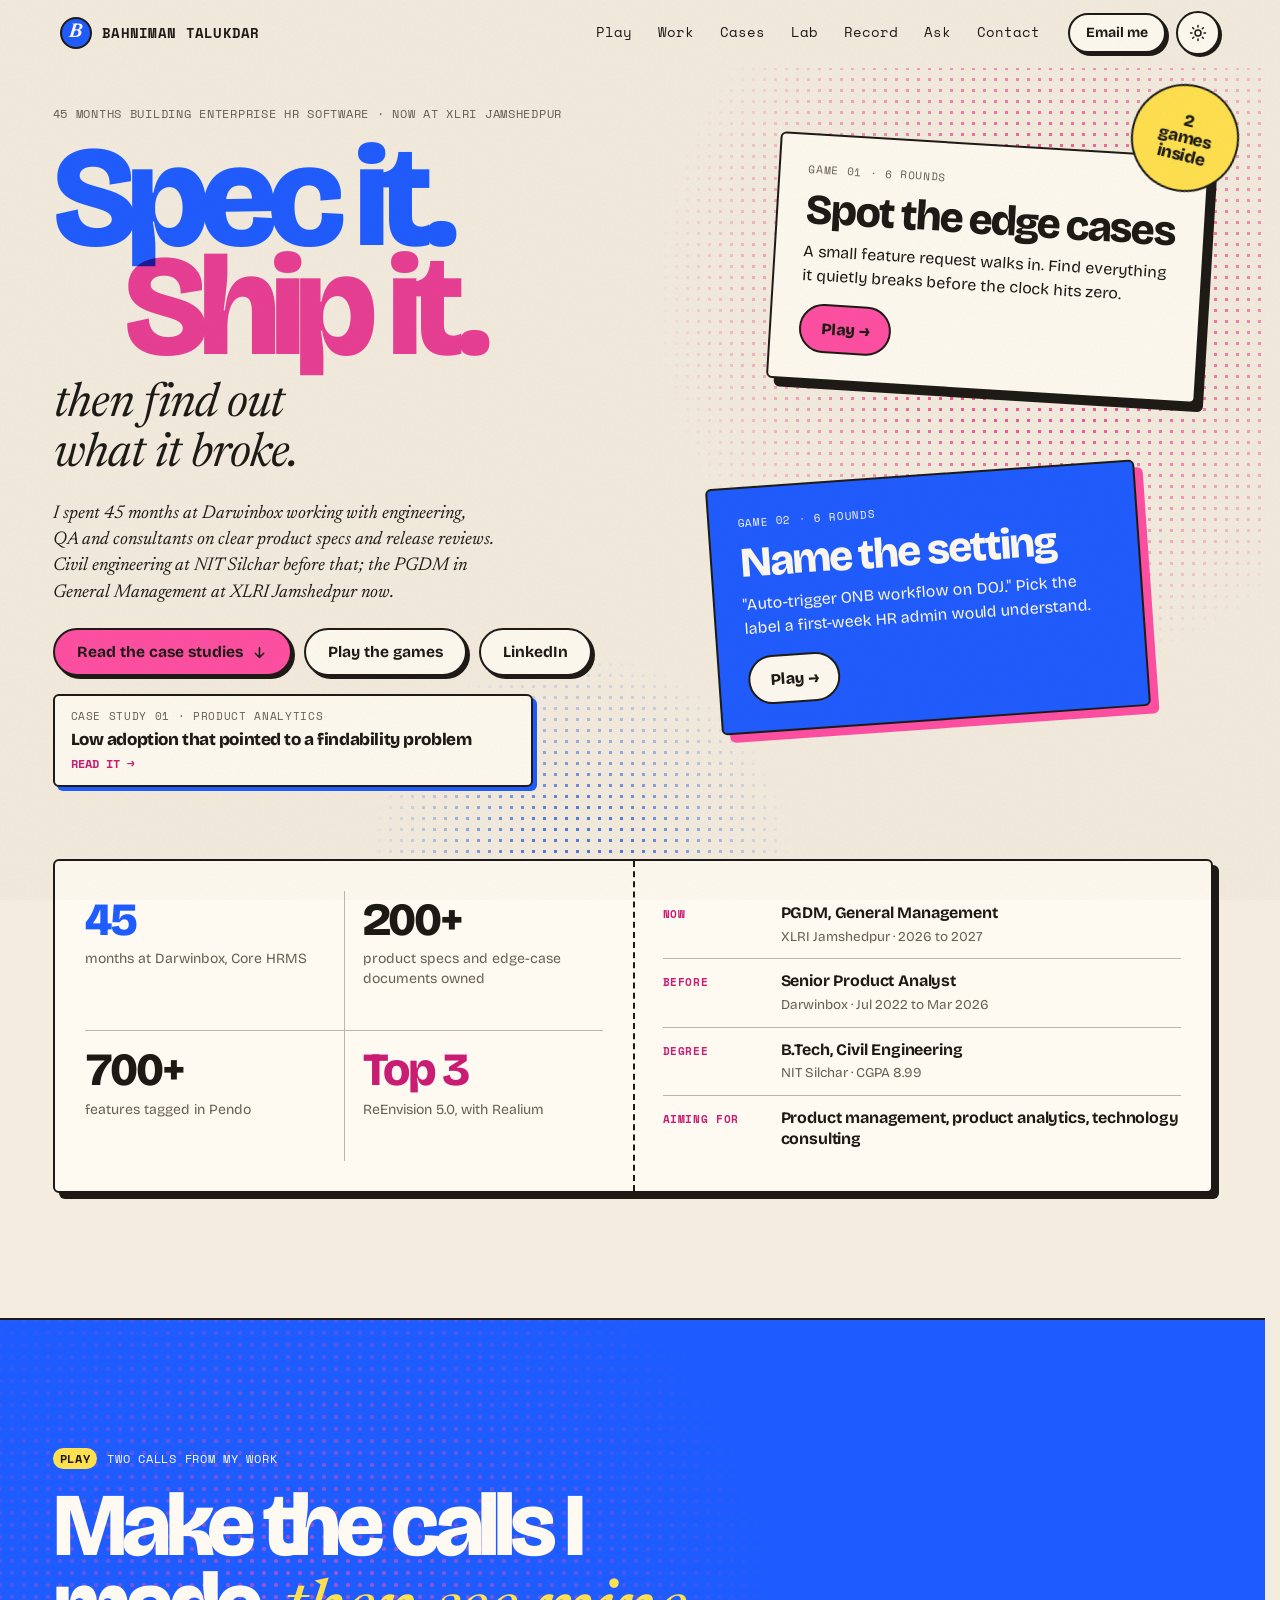
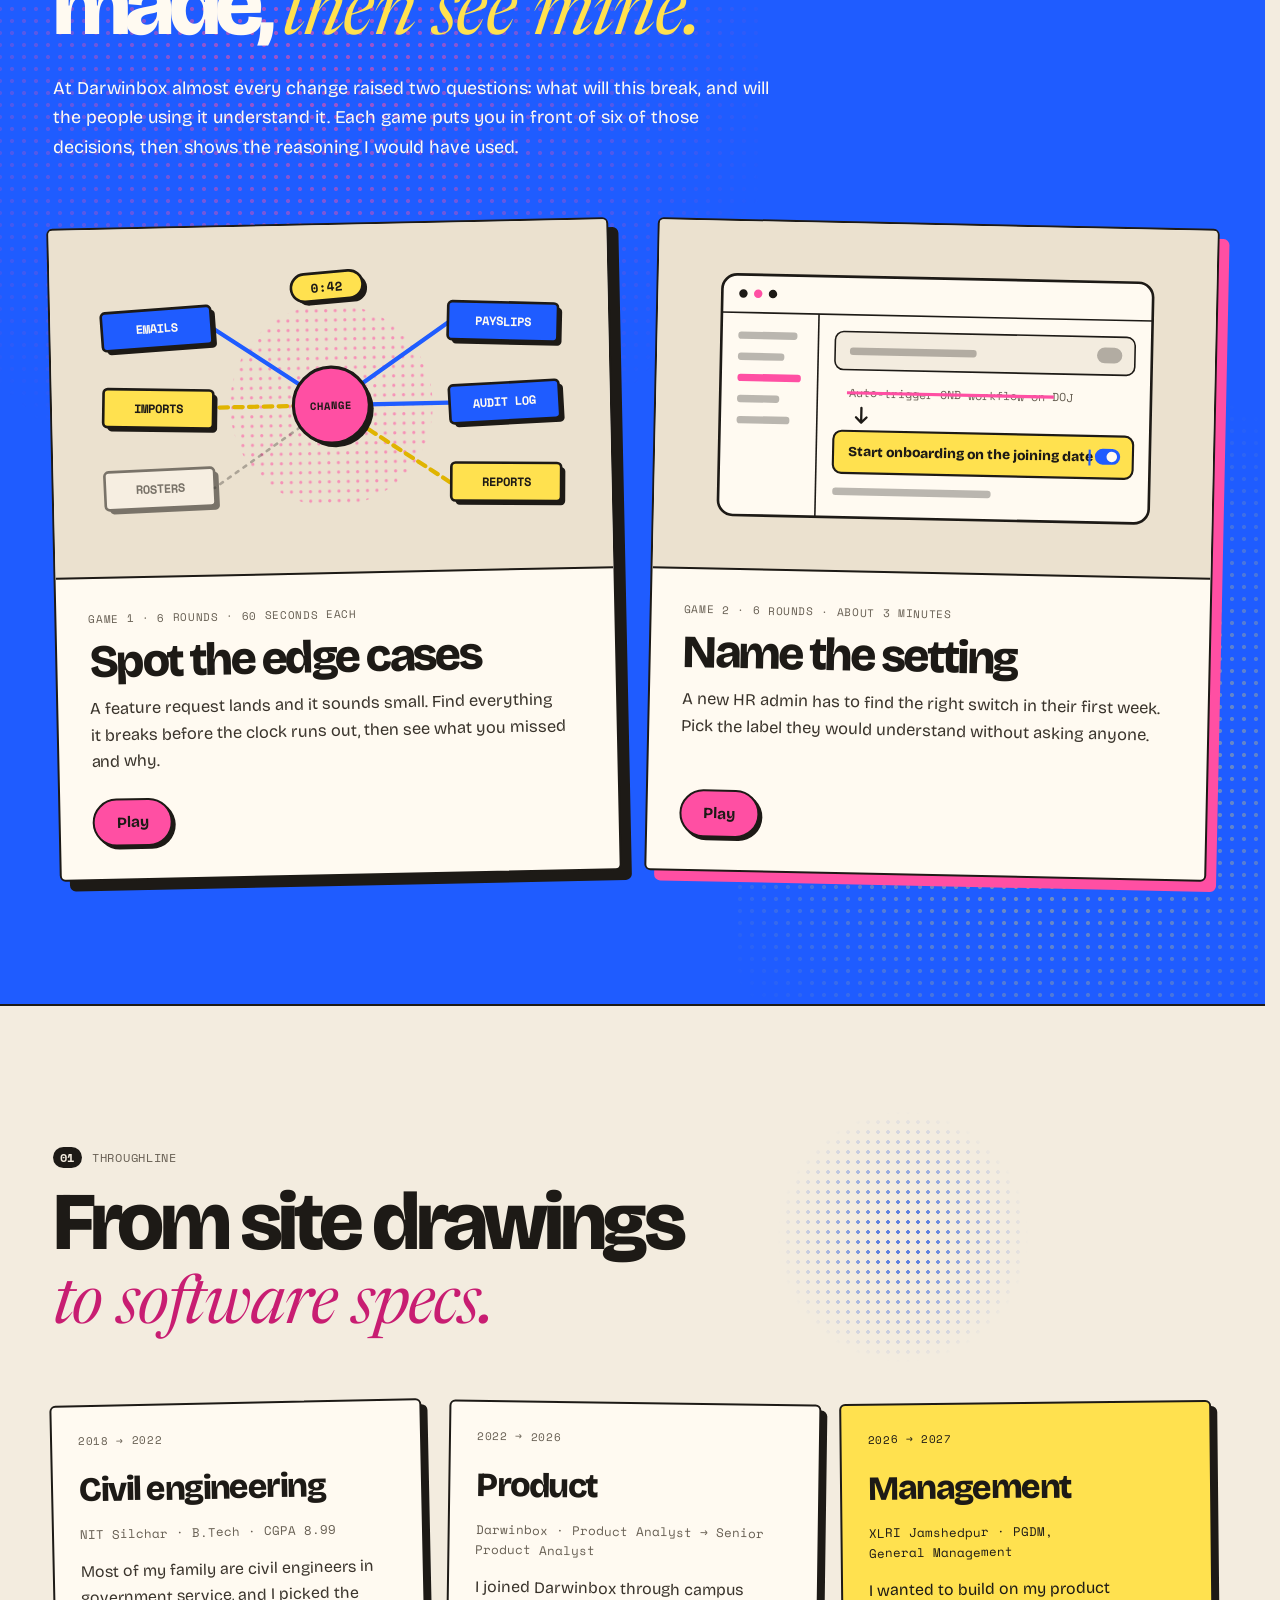
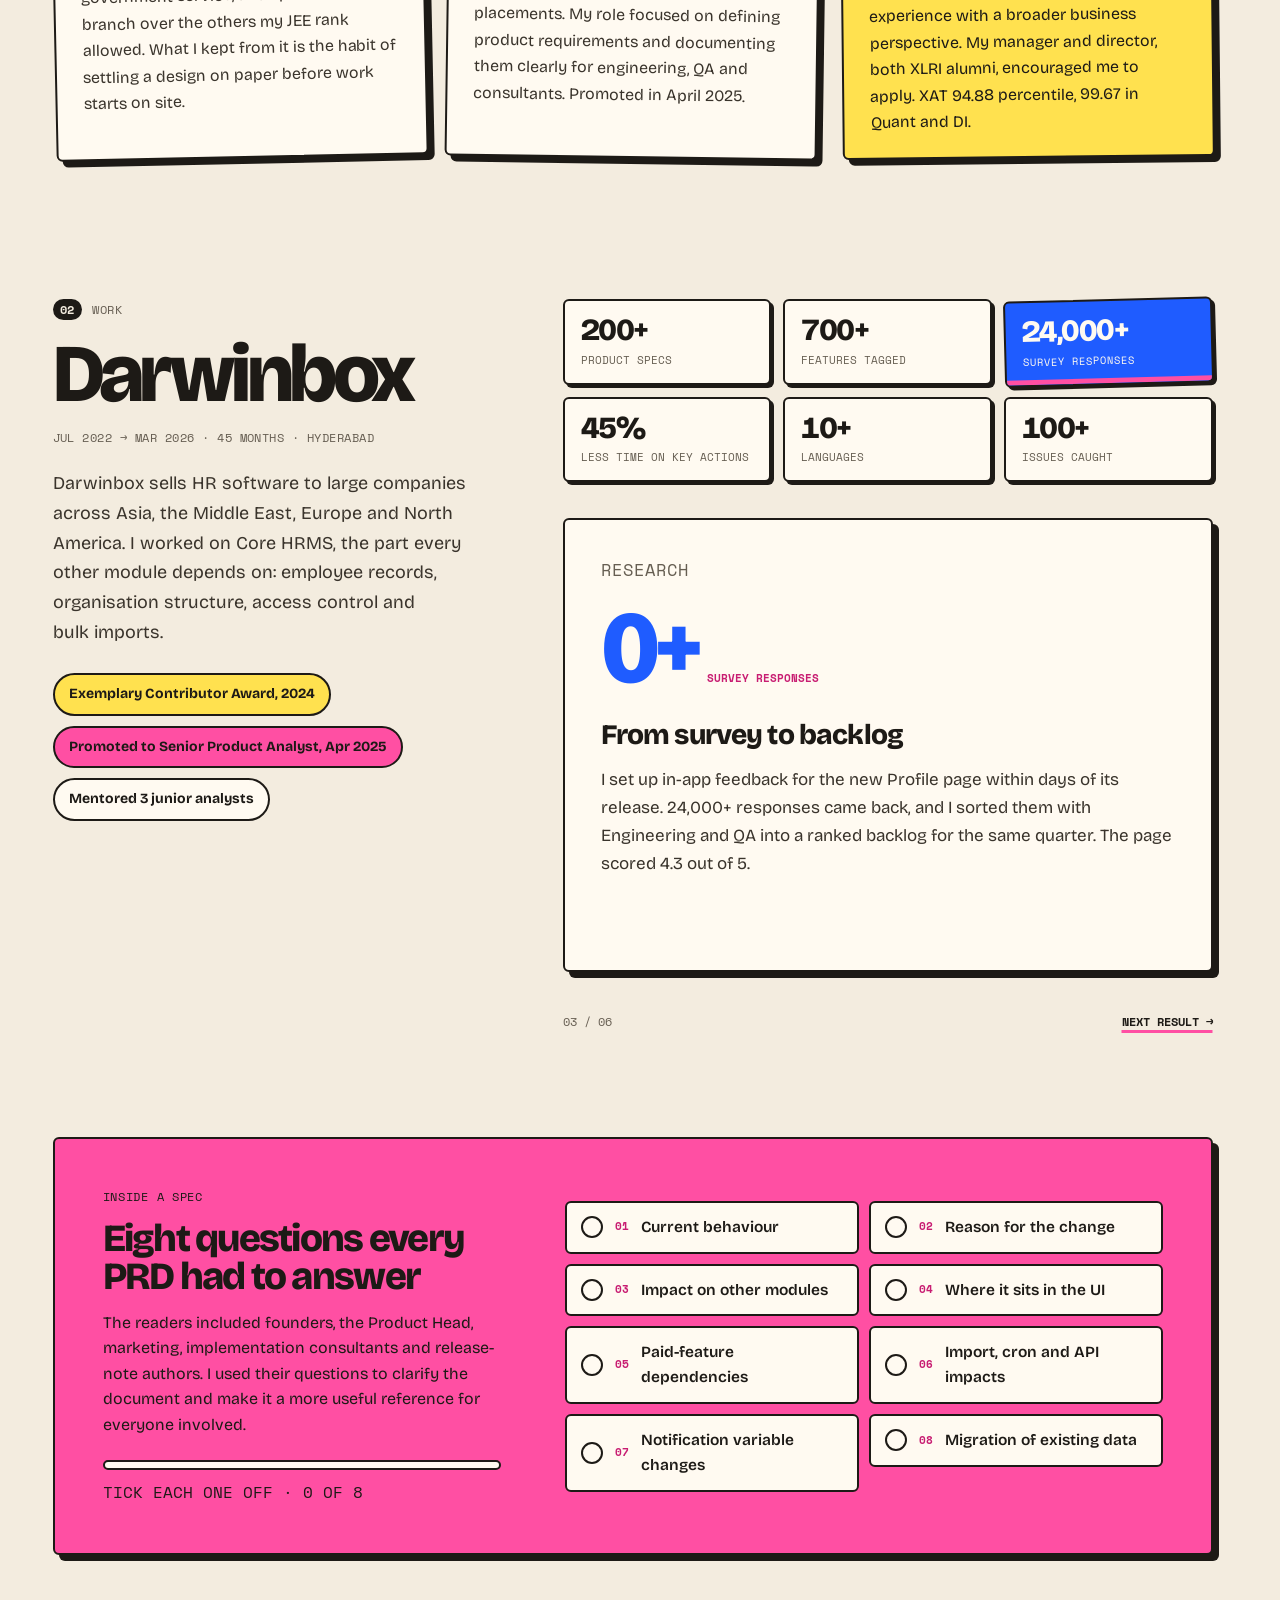
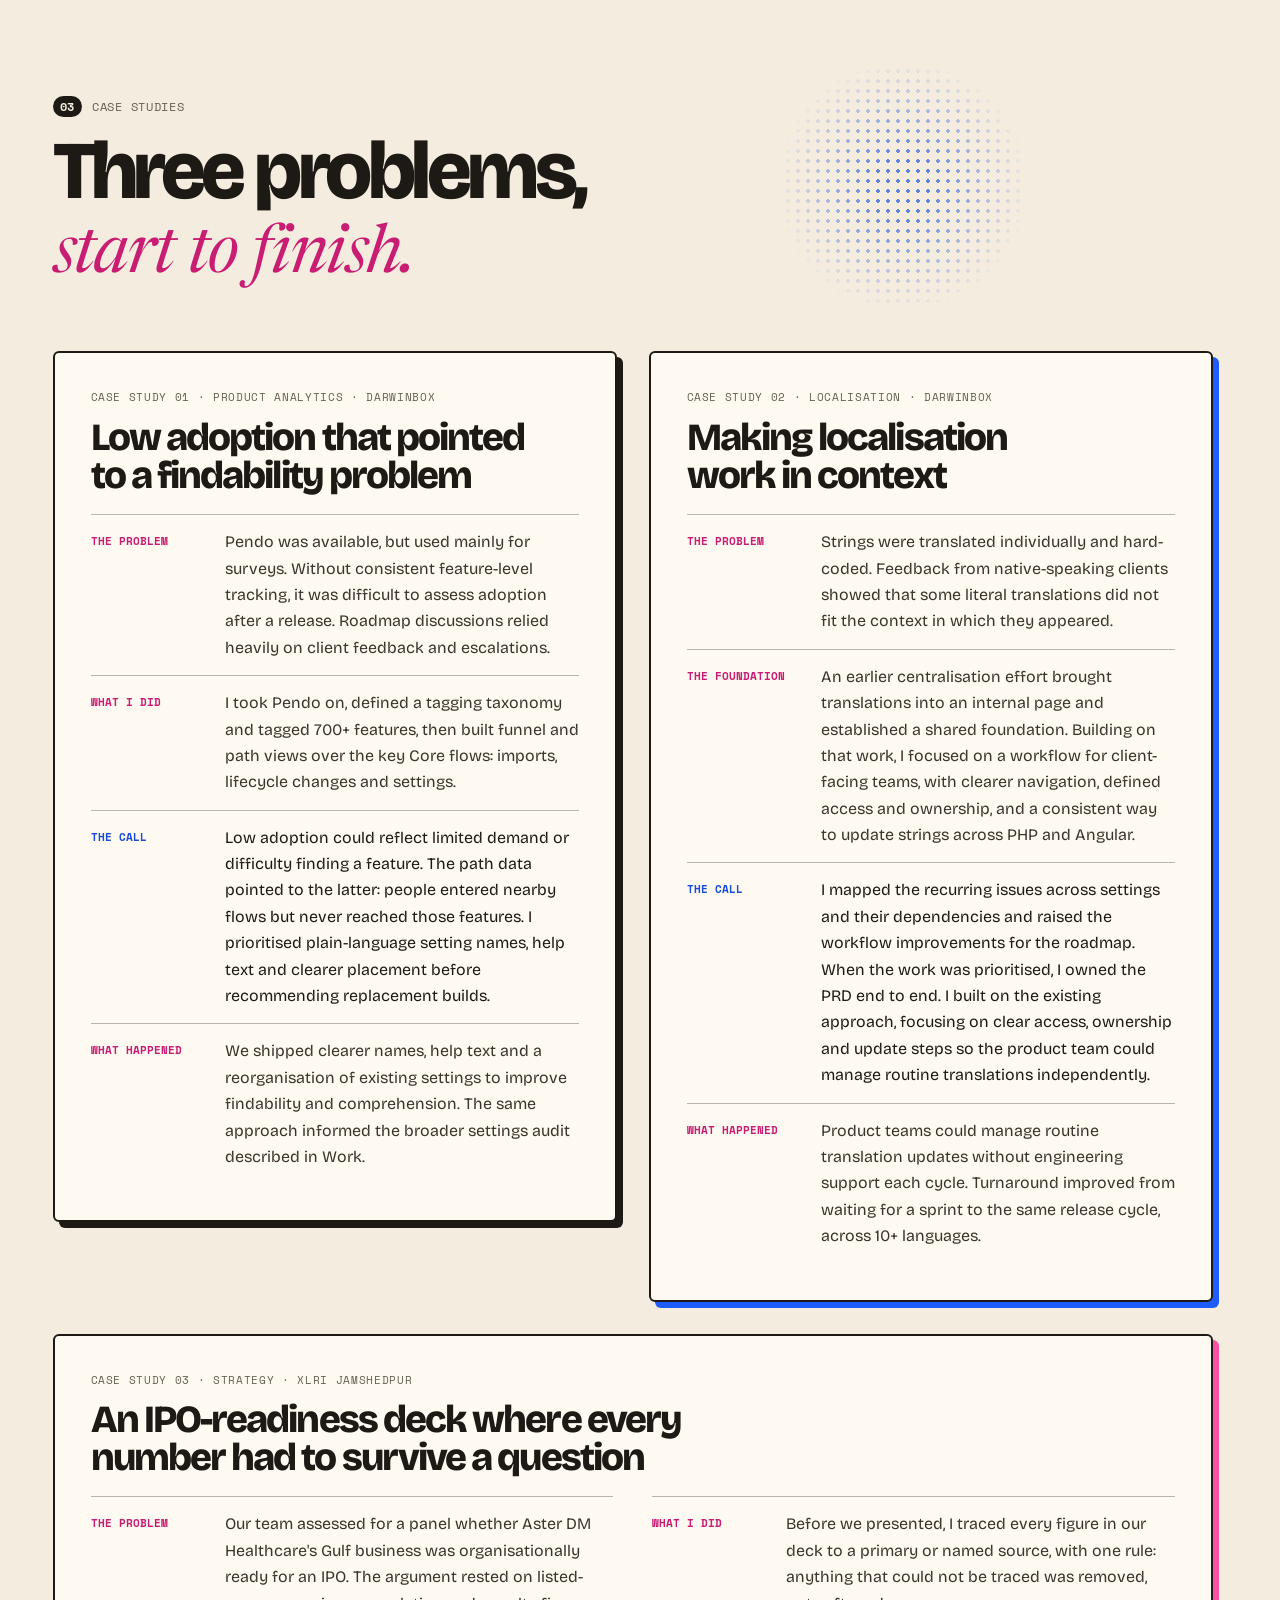
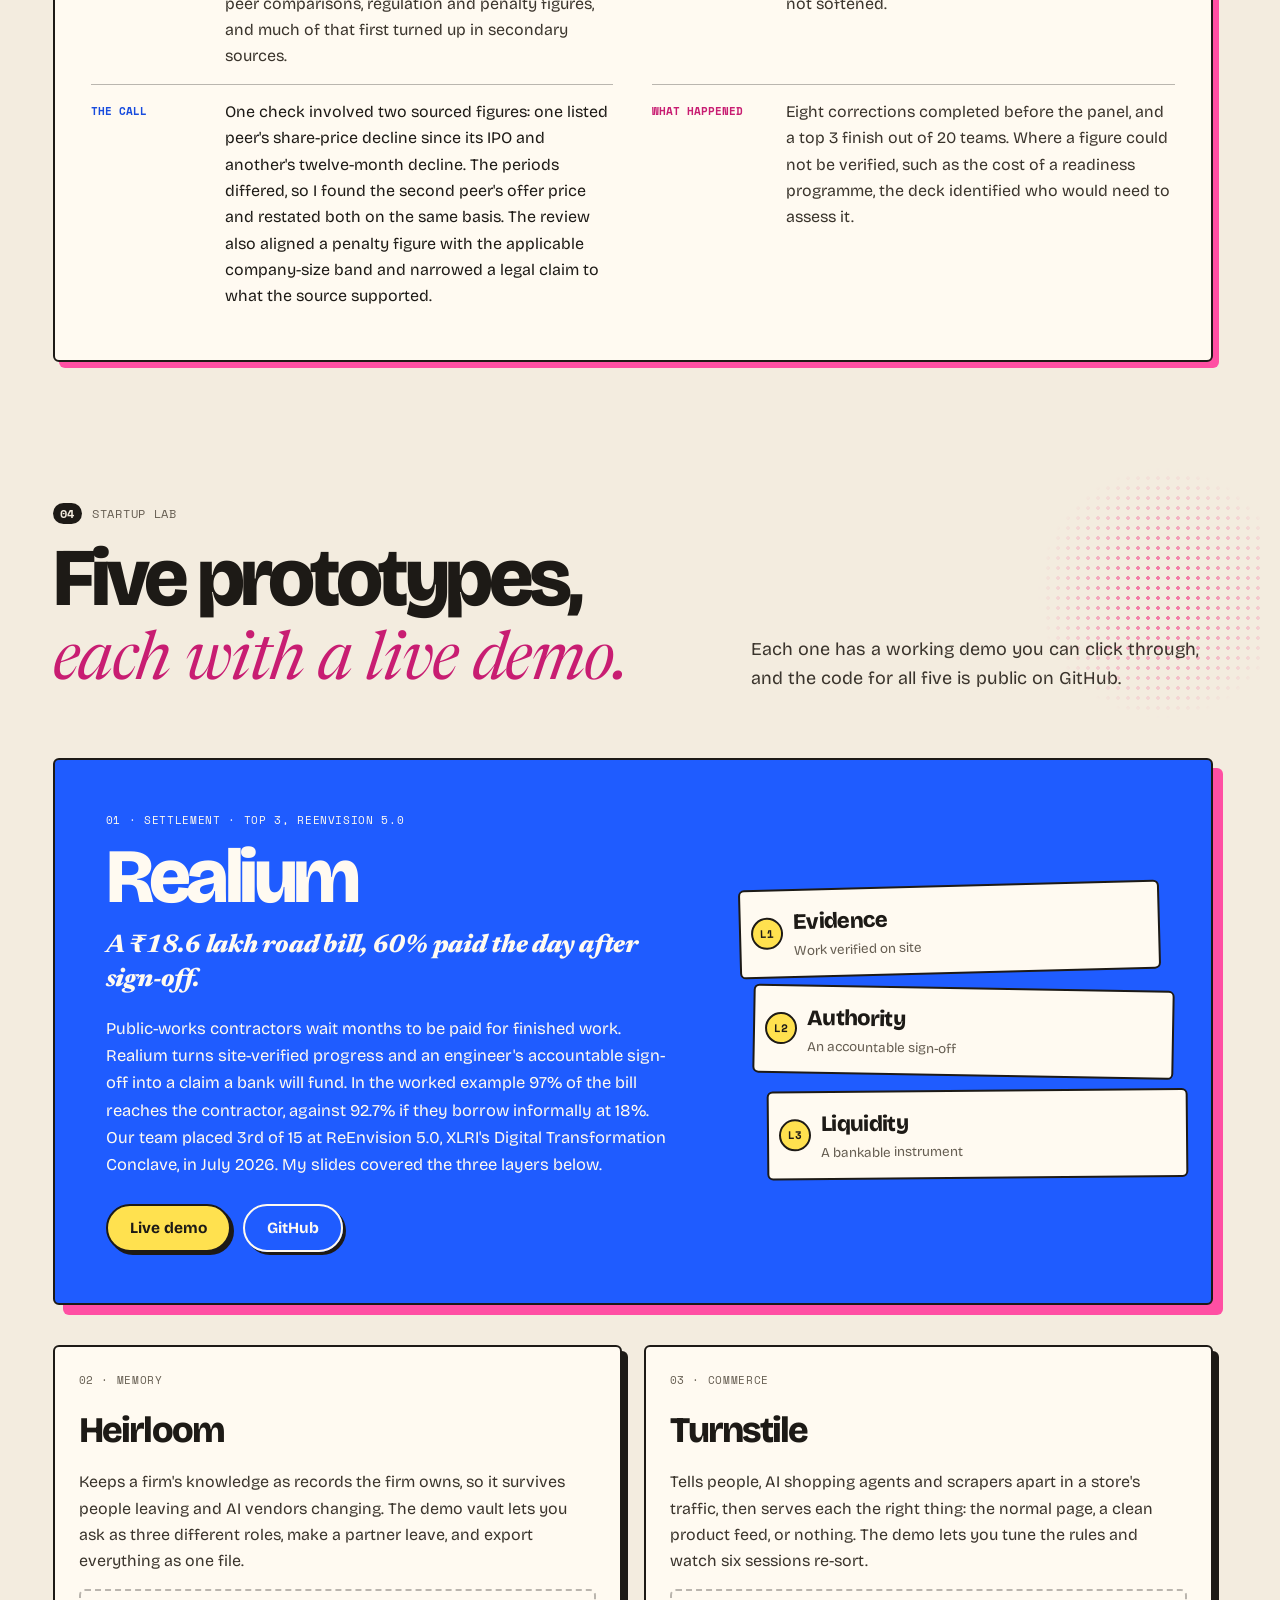
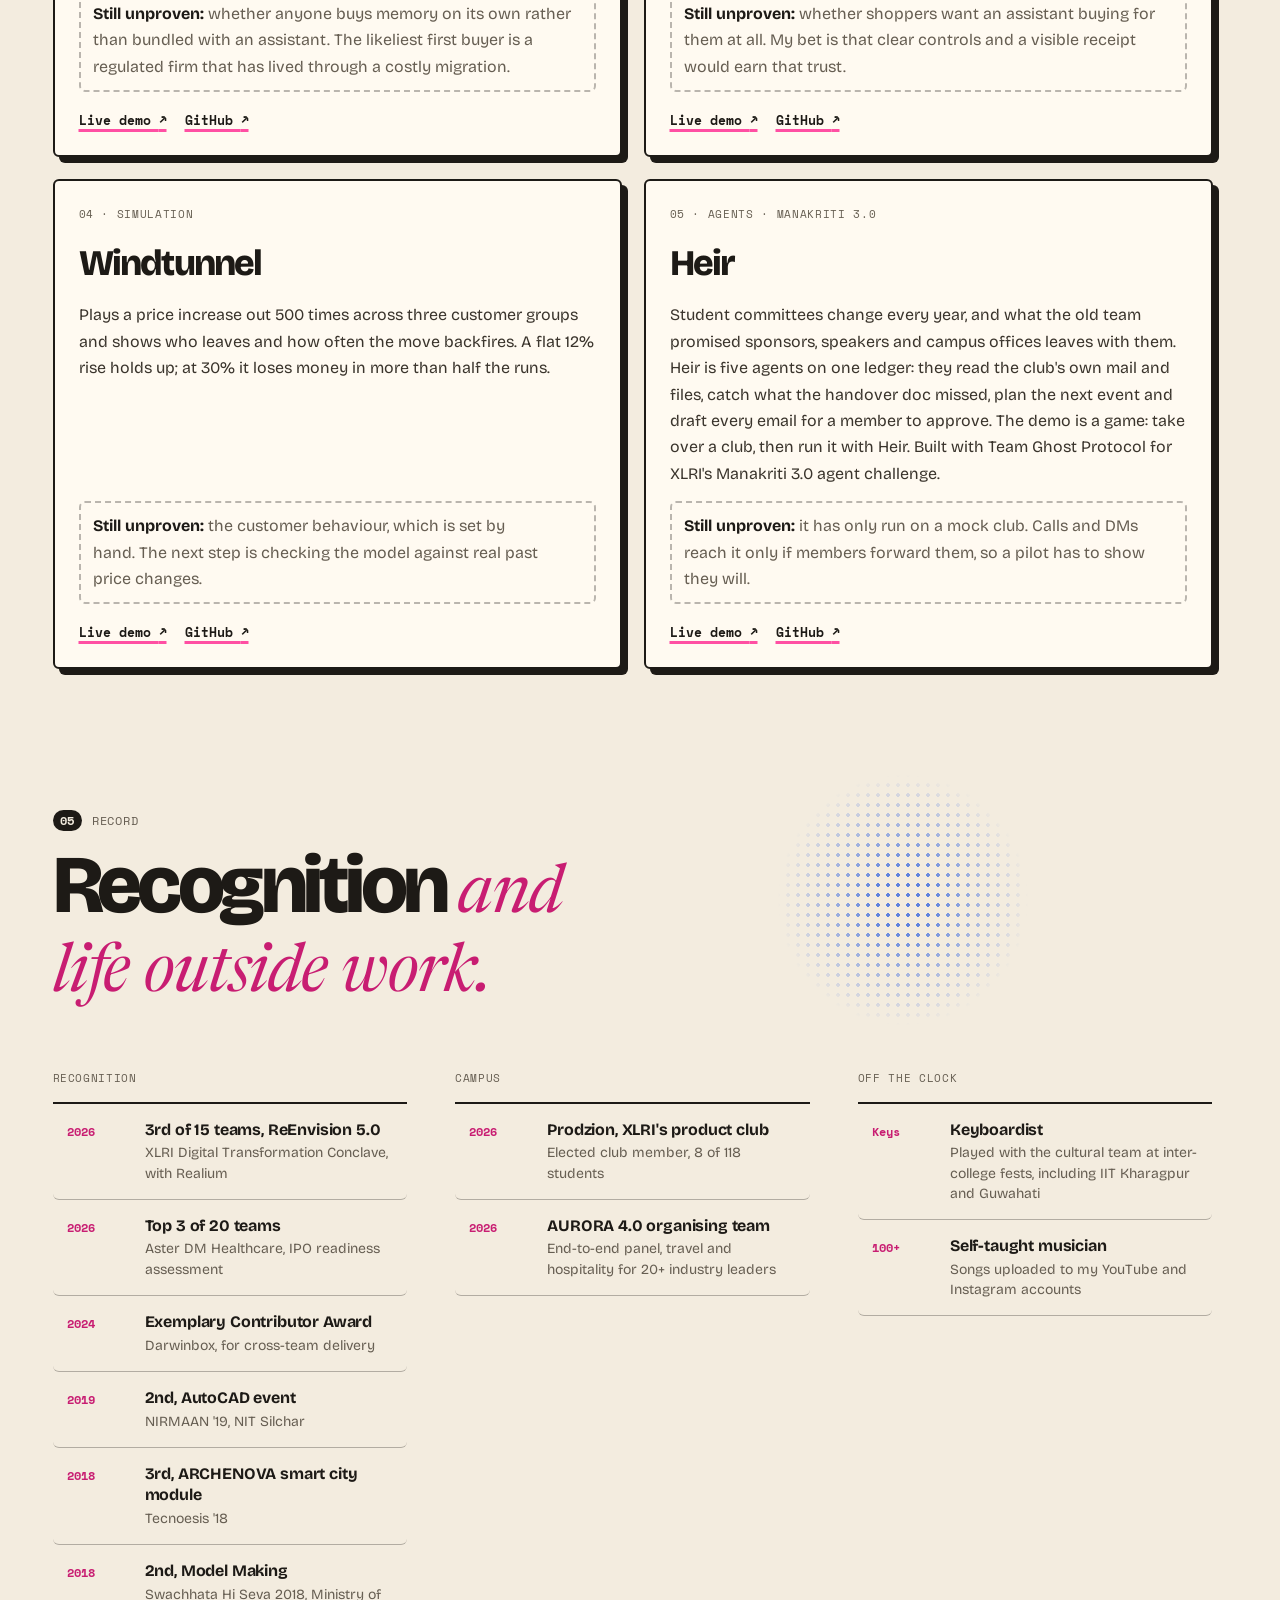
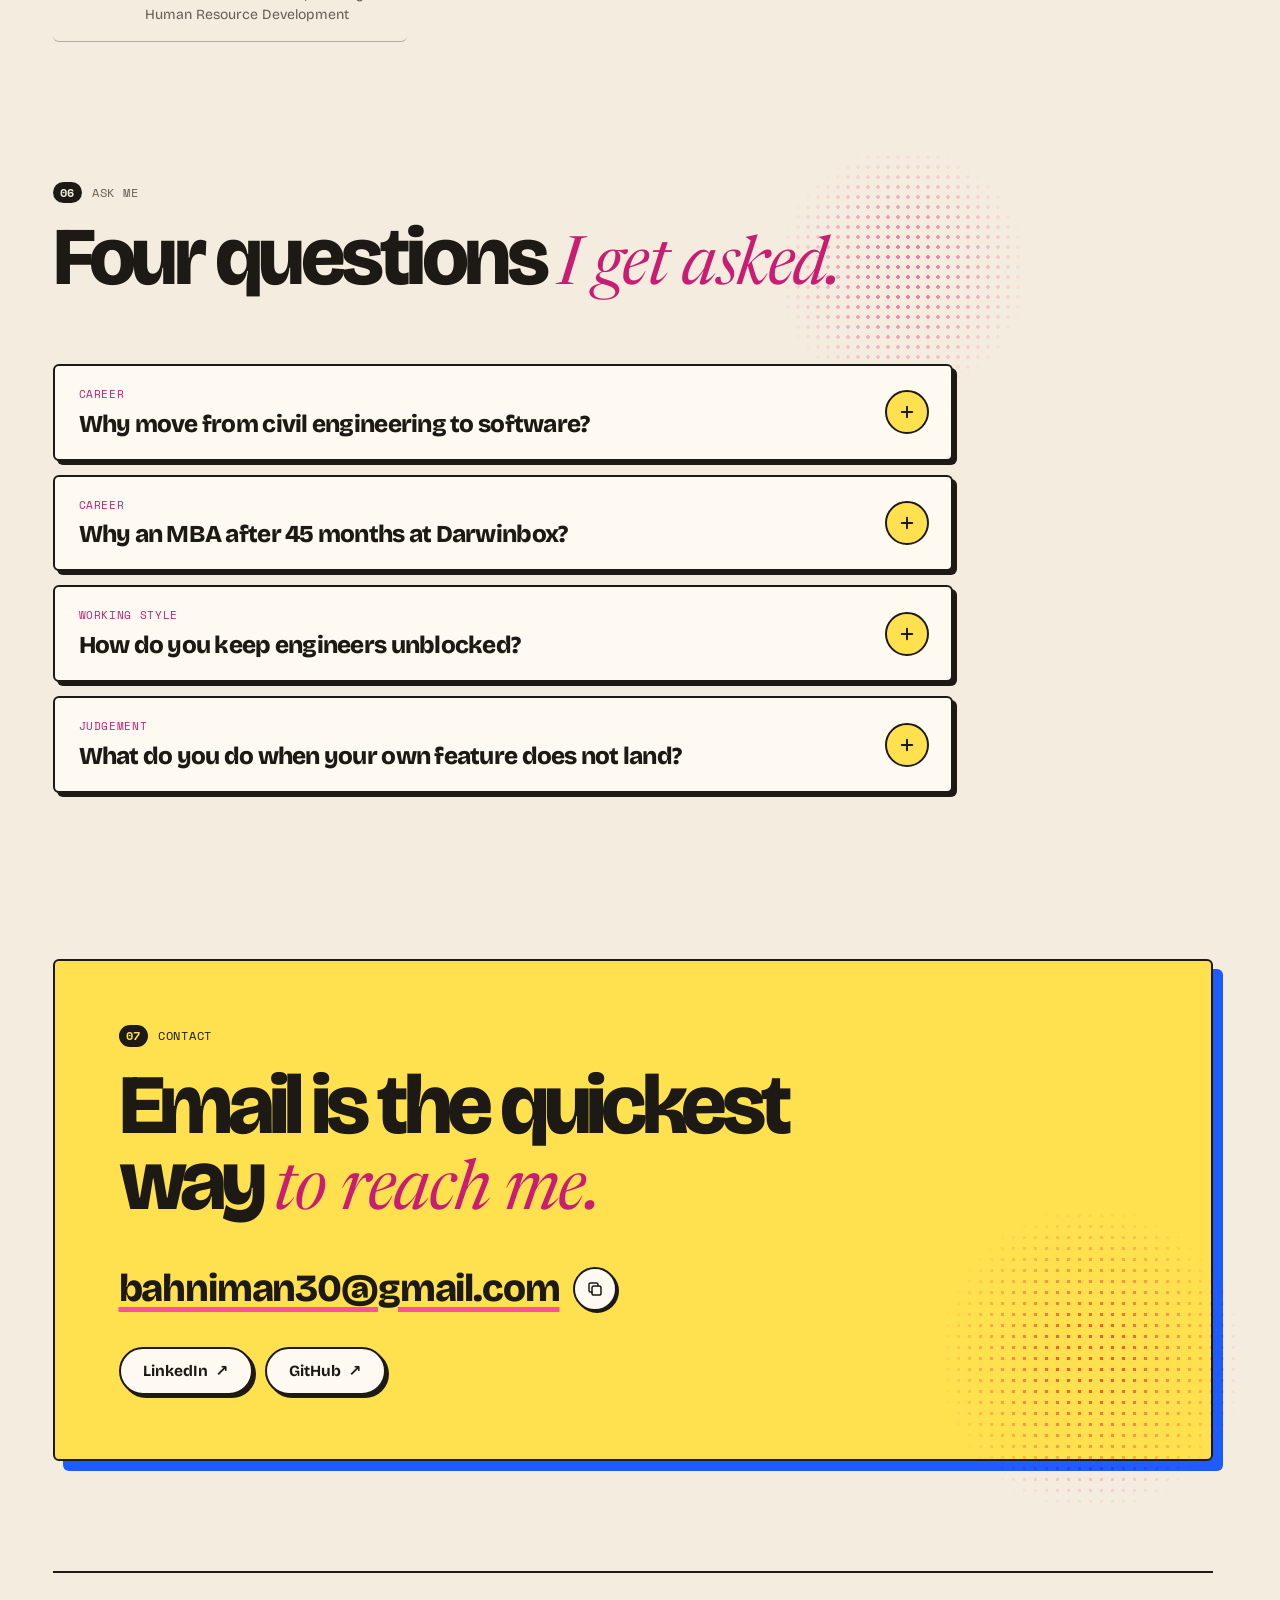
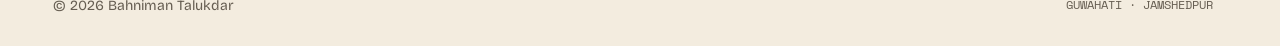
<file: index.html>
<!DOCTYPE html>
<html lang="en">
<head>
<meta charset="utf-8">
<meta name="viewport" content="width=device-width, initial-scale=1, viewport-fit=cover">
<title>Bahniman Talukdar · Product, analytics and strategy</title>
<meta name="description" content="Bahniman Talukdar. What I built in 45 months on Core HRMS at Darwinbox, the calls behind it, and what I have done since at XLRI Jamshedpur. Three case studies, two games built from real decisions, and the Startup Lab.">
<meta property="og:title" content="Bahniman Talukdar">
<meta property="og:description" content="What I built at Darwinbox, the calls behind it, and two games that let you make the same calls. Now at XLRI Jamshedpur.">
<meta property="og:type" content="website">
<meta property="og:url" content="https://ferventclav.github.io/">
<meta property="og:image" content="https://ferventclav.github.io/og.png">
<meta property="og:image:width" content="1200">
<meta property="og:image:height" content="630">
<meta property="og:image:alt" content="Bahniman Talukdar portfolio: Spec it. Ship it. Then find out what it broke.">
<meta name="twitter:card" content="summary_large_image">
<link rel="canonical" href="https://ferventclav.github.io/">
<meta name="theme-color" content="#f3ecdf" media="(prefers-color-scheme: light)">
<meta name="theme-color" content="#191613" media="(prefers-color-scheme: dark)">
<link rel="icon" href="data:image/svg+xml,%3Csvg xmlns='http://www.w3.org/2000/svg' viewBox='0 0 64 64'%3E%3Ccircle cx='32' cy='32' r='32' fill='%231f5cff'/%3E%3Ctext x='32' y='41' text-anchor='middle' font-family='Georgia,serif' font-style='italic' font-size='28' fill='%23fffaf1'%3Eb%3C/text%3E%3C/svg%3E">
<link rel="preconnect" href="https://fonts.googleapis.com">
<link rel="preconnect" href="https://fonts.gstatic.com" crossorigin>
<link rel="stylesheet" href="https://fonts.googleapis.com/css2?family=Bricolage+Grotesque:opsz,wght@12..96,400..800&family=Newsreader:ital,opsz,wght@0,6..72,400;1,6..72,400&family=Space+Mono:wght@400;700&display=swap">
<link rel="stylesheet" href="site.css">
<script>
  (function () {
    var t = null;
    try { t = localStorage.getItem('theme'); } catch (e) {}
    if (t === 'light' || t === 'dark') document.documentElement.setAttribute('data-theme', t);
  })();
</script>
</head>
<body>
<div class="amb" aria-hidden="true"></div>
<a class="skip" href="#main">Skip to content</a>

<header class="top" id="top">
  <a class="logo" href="#hero" data-go aria-label="Bahniman Talukdar, back to top">
    <i aria-hidden="true">b</i><span translate="no">Bahniman Talukdar</span>
  </a>
  <nav class="nav" aria-label="Sections">
    <a href="#play" data-go>Play</a>
    <a href="#work" data-go>Work</a>
    <a href="#studies" data-go>Cases</a>
    <a href="#lab" data-go>Lab</a>
    <a href="#record" data-go>Record</a>
    <a href="#ask" data-go>Ask</a>
    <a href="#contact" data-go>Contact</a>
  </nav>
  <div class="top-end">
    <a class="pill hide-sm" href="mailto:bahniman30@gmail.com">Email me</a>
    <button class="cb menu-btn" id="menuBtn" type="button" aria-label="Open section menu" aria-expanded="false" aria-controls="mnav">
      <svg viewBox="0 0 24 24" aria-hidden="true"><path d="M4 7h16M4 12h16M4 17h16"/></svg>
    </button>
    <button class="cb" id="theme" type="button" aria-label="Switch colour theme">
      <svg class="sun" viewBox="0 0 24 24" aria-hidden="true"><circle cx="12" cy="12" r="4"/><path d="M12 2v2M12 20v2M4.9 4.9l1.4 1.4M17.7 17.7l1.4 1.4M2 12h2M20 12h2M4.9 19.1l1.4-1.4M17.7 6.3l1.4-1.4"/></svg>
      <svg class="moon" viewBox="0 0 24 24" aria-hidden="true"><path d="M20 14.5A8 8 0 0 1 9.5 4a8 8 0 1 0 10.5 10.5z"/></svg>
    </button>
  </div>
  <span id="prog" aria-hidden="true"></span>
  <nav class="mnav" id="mnav" aria-label="Sections" hidden>
    <a href="#play" data-go>Play</a><a href="#work" data-go>Work</a><a href="#studies" data-go>Case studies</a><a href="#lab" data-go>Lab</a><a href="#record" data-go>Record</a><a href="#ask" data-go>Ask</a><a href="#contact" data-go>Contact</a>
  </nav>
</header>

<main id="main">

<!-- ============ HERO ============ -->
<section class="hero wrap" id="hero">
  <div class="poster">
    <p class="kick h-in">45 months building enterprise HR software · now at XLRI Jamshedpur</p>
    <h1 class="big h-in"><span class="a">Spec it.</span> <span class="b">Ship it.</span> <span class="c">then find out what it broke.</span></h1>
    <p class="dek h-in">I spent 45 months at Darwinbox working with engineering, QA and consultants on clear product specs and release reviews. Civil engineering at NIT Silchar before that; the PGDM in General Management at XLRI Jamshedpur now.</p>
    <div class="cta h-in">
      <a class="btn pri" href="#studies" data-go>Read the case studies
        <svg viewBox="0 0 24 24" aria-hidden="true"><path d="M12 5v14M6 13l6 6 6-6"/></svg></a>
      <a class="btn" href="#play" data-go>Play the games</a>
      <a class="btn" href="https://www.linkedin.com/in/bahniman-talukdar-ab97a416a" target="_blank" rel="noopener">LinkedIn</a>
    </div>
    <a class="proof h-in" href="#studies" data-go><span class="kick sm">Case study 01 · Product analytics</span><b>Low adoption that pointed to a findability problem</b><span class="go">Read it &rarr;</span></a>
  </div>
  <div class="hero-cards">
    <span class="sticker h-in" aria-hidden="true">2<br>games<br>inside</span>
    <button type="button" class="hcard one h-in" data-play="edge"><span class="kick sm">Game 01 · 6 rounds</span><b>Spot the edge cases</b><span class="hp">A small feature request walks in. Find everything it quietly breaks before the clock hits zero.</span><span class="go">Play &rarr;</span></button>
    <button type="button" class="hcard two h-in" data-play="label"><span class="kick sm">Game 02 · 6 rounds</span><b>Name the setting</b><span class="hp">"Auto-trigger ONB workflow on DOJ." Pick the label a first-week HR admin would understand.</span><span class="go">Play &rarr;</span></button>
  </div>
  <aside class="glance h-in" aria-label="At a glance">
    <dl class="glance-facts">
      <div><dt><span data-count="45">45</span></dt><dd>months at Darwinbox, Core HRMS</dd></div>
      <div><dt><span data-count="200">200</span>+</dt><dd>product specs and edge-case documents owned</dd></div>
      <div><dt><span data-count="700">700</span>+</dt><dd>features tagged in Pendo</dd></div>
      <div><dt>Top 3</dt><dd>ReEnvision 5.0, with Realium</dd></div>
    </dl>
    <ul class="glance-rows">
      <li><span class="mono">Now</span><div><b>PGDM, General Management</b><small>XLRI Jamshedpur · 2026 to 2027</small></div></li>
      <li><span class="mono">Before</span><div><b>Senior Product Analyst</b><small>Darwinbox · Jul 2022 to Mar 2026</small></div></li>
      <li><span class="mono">Degree</span><div><b>B.Tech, Civil Engineering</b><small>NIT Silchar · CGPA 8.99</small></div></li>
      <li><span class="mono">Aiming for</span><div><b>Product management, product analytics, technology consulting</b></div></li>
    </ul>
  </aside>
</section>

<!-- ============ PLAY ============ -->
<section class="arcade" id="play" aria-labelledby="play-h">
  <div class="wrap">
    <header class="arc-head reveal">
      <p class="kick"><span class="n">Play</span>Two calls from my work</p>
      <h2 id="play-h">Make the calls I made, <em>then see mine.</em></h2>
      <p class="lede">At Darwinbox almost every change raised two questions: what will this break, and will the people using it understand it. Each game puts you in front of six of those decisions, then shows the reasoning I would have used.</p>
    </header>

    <div class="arc-pick" id="arcPick">
      <article class="cab reveal">
        <button type="button" class="cab-art" data-play="edge" aria-label="Play Spot the edge cases"><svg viewBox="0 0 480 280" class="art" aria-hidden="true"><defs><pattern id="htE" width="9" height="9" patternUnits="userSpaceOnUse"><circle class="htd" cx="2.5" cy="2.5" r="1.5"/></pattern></defs><circle cx="240" cy="146" r="96" fill="url(#htE)" class="ht"/><line class="cn c" x1="240" y1="146" x2="128" y2="70.0"/><line class="cn m" x1="240" y1="146" x2="128" y2="146.0"/><line class="cn x" x1="240" y1="146" x2="128" y2="222.0"/><line class="cn c" x1="240" y1="146" x2="352" y2="70.0"/><line class="cn c" x1="240" y1="146" x2="352" y2="146.0"/><line class="cn m" x1="240" y1="146" x2="352" y2="222.0"/><g class="tl c" transform="rotate(-3 76.0 70.0)"><rect class="tls" x="28" y="56" width="104" height="36" rx="4"/><rect class="tlb" x="24" y="52" width="104" height="36" rx="4"/><text class="tlt" x="76.0" y="74.0">EMAILS</text></g><g class="tl m" transform="rotate(2 76.0 146.0)"><rect class="tls" x="28" y="132" width="104" height="36" rx="4"/><rect class="tlb" x="24" y="128" width="104" height="36" rx="4"/><text class="tlt" x="76.0" y="150.0">IMPORTS</text></g><g class="tl x" transform="rotate(-1.5 76.0 222.0)"><rect class="tls" x="28" y="208" width="104" height="36" rx="4"/><rect class="tlb" x="24" y="204" width="104" height="36" rx="4"/><text class="tlt" x="76.0" y="226.0">ROSTERS</text></g><g class="tl c" transform="rotate(2.5 404.0 70.0)"><rect class="tls" x="356" y="56" width="104" height="36" rx="4"/><rect class="tlb" x="352" y="52" width="104" height="36" rx="4"/><text class="tlt" x="404.0" y="74.0">PAYSLIPS</text></g><g class="tl c" transform="rotate(-2 404.0 146.0)"><rect class="tls" x="356" y="132" width="104" height="36" rx="4"/><rect class="tlb" x="352" y="128" width="104" height="36" rx="4"/><text class="tlt" x="404.0" y="150.0">AUDIT LOG</text></g><g class="tl m" transform="rotate(1.5 404.0 222.0)"><rect class="tls" x="356" y="208" width="104" height="36" rx="4"/><rect class="tlb" x="352" y="204" width="104" height="36" rx="4"/><text class="tlt" x="404.0" y="226.0">REPORTS</text></g><g class="ch"><circle class="chs" cx="244" cy="150" r="36"/><circle class="chb" cx="240" cy="146" r="36"/><text class="cht" x="240" y="150">CHANGE</text></g><g class="tm" transform="rotate(-4 240 34)"><rect class="tms" x="208" y="24" width="68" height="26" rx="13"/><rect class="tmb" x="204" y="20" width="68" height="26" rx="13"/><text class="tmt" x="238" y="38">0:42</text></g></svg></button>
        <div class="cab-body">
          <p class="kick sm">Game 1 · 6 rounds · 60 seconds each</p>
          <h3>Spot the edge cases</h3>
          <p>A feature request lands and it sounds small. Find everything it breaks before the clock runs out, then see what you missed and why.</p>
          <div class="cab-foot"><button type="button" class="btn pri" data-play="edge">Play</button><span class="best-score" id="bestEdge"></span></div>
        </div>
      </article>
      <article class="cab reveal">
        <button type="button" class="cab-art" data-play="label" aria-label="Play Name the setting"><svg viewBox="0 0 480 280" class="art" aria-hidden="true">
  <rect class="w" x="36" y="26" width="408" height="228" rx="14"/>
  <circle class="wd" cx="56" cy="44" r="4"/><circle class="wd" cx="70" cy="44" r="4"/><circle class="wd" cx="84" cy="44" r="4"/>
  <line class="wl" x1="36" y1="62" x2="444" y2="62"/><line class="wl" x1="128" y1="62" x2="128" y2="254"/>
  <rect class="sb" x="52" y="80" width="56" height="7" rx="3"/><rect class="sb" x="52" y="100" width="44" height="7" rx="3"/><rect class="sb on" x="52" y="120" width="60" height="7" rx="3"/><rect class="sb" x="52" y="140" width="40" height="7" rx="3"/><rect class="sb" x="52" y="160" width="50" height="7" rx="3"/>
  <rect class="row" x="144" y="78" width="284" height="36" rx="8"/><rect class="sb" x="158" y="93" width="120" height="7" rx="3"/><rect class="tg" x="392" y="88" width="24" height="15" rx="7.5"/>
  <text class="old" x="158" y="140">Auto-trigger ONB workflow on DOJ</text><line class="strike" x1="156" y1="136" x2="352" y2="136"/>
  <path class="arrow" d="M170 150 v14 m-5 -5 l5 5 l5 -5"/>
  <rect class="row new" x="144" y="172" width="284" height="40" rx="8"/><text class="nw" x="158" y="196">Start onboarding on the joining date</text><rect class="caret" x="386" y="185" width="2" height="15"/>
  <rect class="tg on" x="392" y="184" width="24" height="15" rx="7.5"/><circle class="knob" cx="408" cy="191.5" r="5"/>
  <rect class="sb" x="144" y="226" width="150" height="7" rx="3"/>
</svg></button>
        <div class="cab-body">
          <p class="kick sm">Game 2 · 6 rounds · about 3 minutes</p>
          <h3>Name the setting</h3>
          <p>A new HR admin has to find the right switch in their first week. Pick the label they would understand without asking anyone.</p>
          <div class="cab-foot"><button type="button" class="btn pri" data-play="label">Play</button><span class="best-score" id="bestLabel"></span></div>
        </div>
      </article>
    </div>

    <div class="stage" id="stage" hidden>
      <div class="stage-bar">
        <button type="button" class="back" id="stageBack"><svg viewBox="0 0 24 24" aria-hidden="true"><path d="M15 6l-6 6 6 6"/></svg>All games</button>
        <p class="stage-title" id="stageTitle"></p>
        <ol class="dots" id="dots" aria-hidden="true"></ol>
        <span class="g-timer" id="gTimer" hidden><i></i><span>60s</span></span>
      </div>
      <div class="stage-body" id="stageBody"></div>
    </div>
  </div>
</section>

<!-- ============ THROUGHLINE ============ -->
<section class="sec wrap" id="path" aria-labelledby="path-h">
  <header class="sec-head reveal">
    <p class="kick"><span class="n">01</span>Throughline</p>
    <h2 id="path-h">From site drawings <em>to software specs.</em></h2>
  </header>
  <ol class="path">
    <li class="reveal">
      <p class="kick sm">2018 → 2022</p>
      <h3>Civil engineering</h3>
      <p class="org">NIT Silchar · B.Tech · CGPA 8.99</p>
      <p>Most of my family are civil engineers in government service, and I picked the branch over the others my JEE rank allowed. What I kept from it is the habit of settling a design on paper before work starts on site.</p>
    </li>
    <li class="reveal">
      <p class="kick sm">2022 → 2026</p>
      <h3>Product</h3>
      <p class="org">Darwinbox · Product Analyst → Senior Product Analyst</p>
      <p>I joined Darwinbox through campus placements. My role focused on defining product requirements and documenting them clearly for engineering, QA and consultants. Promoted in April 2025.</p>
    </li>
    <li class="reveal">
      <p class="kick sm">2026 → 2027</p>
      <h3>Management</h3>
      <p class="org">XLRI Jamshedpur · PGDM, General Management</p>
      <p>I wanted to build on my product experience with a broader business perspective. My manager and director, both XLRI alumni, encouraged me to apply. XAT 94.88 percentile, 99.67 in Quant and DI.</p>
    </li>
  </ol>
</section>

<!-- ============ WORK ============ -->
<section class="sec wrap" id="work" aria-labelledby="work-h">
  <div class="work">
    <header class="work-side">
      <div class="sticky reveal">
        <p class="kick"><span class="n">02</span>Work</p>
        <h2 id="work-h">Darwinbox</h2>
        <p class="meta mono">JUL 2022 → MAR 2026 · 45 MONTHS · HYDERABAD</p>
        <p class="lede">Darwinbox sells HR software to large companies across Asia, the Middle East, Europe and North America. I worked on Core HRMS, the part every other module depends on: employee records, organisation structure, access control and bulk imports.</p>
        <ul class="badges">
          <li>Exemplary Contributor Award, 2024</li>
          <li>Promoted to Senior Product Analyst, Apr 2025</li>
          <li>Mentored 3 junior analysts</li>
        </ul>
      </div>
    </header>

    <div class="work-list" id="cases">
      <article class="item">
        <p class="kick sm">Specs</p>
        <div class="fig"><b><span data-count="200">200</span>+</b><span>Product specs</span></div>
        <h3>Engineering-ready specs</h3>
        <p>The count is from Confluence: feature PRDs, change specs and edge-case documents I owned across Core, Travel and shared components. These included edge cases and acceptance criteria up front, giving engineering a shared implementation reference and QA explicit test conditions. I also worked on the Core HRMS roadmap with a Senior PM.</p>
      </article>
      <article class="item">
        <p class="kick sm">Analytics</p>
        <div class="fig"><b><span data-count="700">700</span>+</b><span>features tagged</span></div>
        <h3>Usage tracking in Pendo</h3>
        <p>I defined a consistent, searchable tagging taxonomy and maintained it as the UI changed, keeping adoption records comparable. This supported three continuous years of records and gave roadmap discussions a usage-data reference alongside client feedback and escalations.</p>
      </article>
      <article class="item">
        <p class="kick sm">Research</p>
        <div class="fig"><b><span data-count="24000">24,000</span>+</b><span>survey responses</span></div>
        <h3>From survey to backlog</h3>
        <p>I set up in-app feedback for the new Profile page within days of its release. 24,000+ responses came back, and I sorted them with Engineering and QA into a ranked backlog for the same quarter. The page scored 4.3 out of 5.</p>
      </article>
      <article class="item">
        <p class="kick sm">Analytics</p>
        <div class="fig"><b><span data-count="45">45</span>%</b><span>less time on key actions</span></div>
        <h3>Measuring the Dashboard revamp</h3>
        <p>I owned the measurement behind the Dashboard revamp, not its design. I instrumented the old dashboard, defined the key actions people came to do, timed them, and ran the same measurement on the redesign. Across 322,000+ users, time on those actions fell 45% while completions held or rose, so people were finishing faster, not giving up. The analysis became the business case for further platform investment.</p>
      </article>
      <article class="item">
        <p class="kick sm">Localisation</p>
        <div class="fig"><b><span data-count="10">10</span>+</b><span>languages</span></div>
        <h3>Translation workflow</h3>
        <p>I owned the platform's translation workflow so the product team could manage routine updates independently. Each release I checked the languages I covered and used feedback from native-speaking clients to validate meaning and context.</p>
      </article>
      <article class="item">
        <p class="kick sm">Quality</p>
        <div class="fig"><b><span data-count="100">100</span>+</b><span>issues caught</span></div>
        <h3>Pre-release reviews</h3>
        <p>I logged 100+ issues during pre-release reviews, helping resolve them before they reached clients. I also audited the settings screens and, with UX and engineering, regrouped 50+ settings to make their names and placement more consistent.</p>
      </article>
    </div>
  </div>

  <!-- spec anatomy -->
  <div class="spec reveal" aria-labelledby="spec-h">
    <div class="spec-head">
      <p class="kick">Inside a spec</p>
      <h3 id="spec-h">Eight questions every PRD had to answer</h3>
      <p>The readers included founders, the Product Head, marketing, implementation consultants and release-note authors. I used their questions to clarify the document and make it a more useful reference for everyone involved.</p>
      <div class="spec-meter"><span class="spec-bar" aria-hidden="true"><i id="specBar"></i></span><p class="spec-status mono" id="specStatus" aria-live="polite">Tick each one off · 0 of 8</p></div>
    </div>
    <ol class="spec-list">
      <li><button type="button" aria-pressed="false"><i class="ck" aria-hidden="true"><svg viewBox="0 0 24 24"><path d="M5 12.5l4.5 4.5L19 7.5"/></svg></i><span>01</span>Current behaviour</button></li>
      <li><button type="button" aria-pressed="false"><i class="ck" aria-hidden="true"><svg viewBox="0 0 24 24"><path d="M5 12.5l4.5 4.5L19 7.5"/></svg></i><span>02</span>Reason for the change</button></li>
      <li><button type="button" aria-pressed="false"><i class="ck" aria-hidden="true"><svg viewBox="0 0 24 24"><path d="M5 12.5l4.5 4.5L19 7.5"/></svg></i><span>03</span>Impact on other modules</button></li>
      <li><button type="button" aria-pressed="false"><i class="ck" aria-hidden="true"><svg viewBox="0 0 24 24"><path d="M5 12.5l4.5 4.5L19 7.5"/></svg></i><span>04</span>Where it sits in the UI</button></li>
      <li><button type="button" aria-pressed="false"><i class="ck" aria-hidden="true"><svg viewBox="0 0 24 24"><path d="M5 12.5l4.5 4.5L19 7.5"/></svg></i><span>05</span>Paid-feature dependencies</button></li>
      <li><button type="button" aria-pressed="false"><i class="ck" aria-hidden="true"><svg viewBox="0 0 24 24"><path d="M5 12.5l4.5 4.5L19 7.5"/></svg></i><span>06</span>Import, cron and API impacts</button></li>
      <li><button type="button" aria-pressed="false"><i class="ck" aria-hidden="true"><svg viewBox="0 0 24 24"><path d="M5 12.5l4.5 4.5L19 7.5"/></svg></i><span>07</span>Notification variable changes</button></li>
      <li><button type="button" aria-pressed="false"><i class="ck" aria-hidden="true"><svg viewBox="0 0 24 24"><path d="M5 12.5l4.5 4.5L19 7.5"/></svg></i><span>08</span>Migration of existing data</button></li>
    </ol>
  </div>
</section>

<!-- ============ CASE STUDIES ============ -->
<section class="sec wrap" id="studies" aria-labelledby="studies-h">
  <header class="sec-head reveal">
    <p class="kick"><span class="n">03</span>Case studies</p>
    <h2 id="studies-h">Three problems, <em>start to finish.</em></h2>
  </header>
  <div class="studies">
    <article class="study reveal">
      <p class="kick sm">Case study 01 · Product analytics · Darwinbox</p>
      <h3>Low adoption that pointed to a findability problem</h3>
      <dl class="steps">
        <div><dt>The problem</dt><dd>Pendo was available, but used mainly for surveys. Without consistent feature-level tracking, it was difficult to assess adoption after a release. Roadmap discussions relied heavily on client feedback and escalations.</dd></div>
        <div><dt>What I did</dt><dd>I took Pendo on, defined a tagging taxonomy and tagged 700+ features, then built funnel and path views over the key Core flows: imports, lifecycle changes and settings.</dd></div>
        <div><dt>The call</dt><dd>Low adoption could reflect limited demand or difficulty finding a feature. The path data pointed to the latter: people entered nearby flows but never reached those features. I prioritised plain-language setting names, help text and clearer placement before recommending replacement builds.</dd></div>
        <div><dt>What happened</dt><dd>We shipped clearer names, help text and a reorganisation of existing settings to improve findability and comprehension. The same approach informed the broader settings audit described in Work.</dd></div>
      </dl>
    </article>
    <article class="study two reveal">
      <p class="kick sm">Case study 02 · Localisation · Darwinbox</p>
      <h3>Making localisation work in context</h3>
      <dl class="steps">
        <div><dt>The problem</dt><dd>Strings were translated individually and hard-coded. Feedback from native-speaking clients showed that some literal translations did not fit the context in which they appeared.</dd></div>
        <div><dt>The foundation</dt><dd>An earlier centralisation effort brought translations into an internal page and established a shared foundation. Building on that work, I focused on a workflow for client-facing teams, with clearer navigation, defined access and ownership, and a consistent way to update strings across PHP and Angular.</dd></div>
        <div><dt>The call</dt><dd>I mapped the recurring issues across settings and their dependencies and raised the workflow improvements for the roadmap. When the work was prioritised, I owned the PRD end to end. I built on the existing approach, focusing on clear access, ownership and update steps so the product team could manage routine translations independently.</dd></div>
        <div><dt>What happened</dt><dd>Product teams could manage routine translation updates without engineering support each cycle. Turnaround improved from waiting for a sprint to the same release cycle, across 10+ languages.</dd></div>
      </dl>
    </article>
    <article class="study three reveal">
      <p class="kick sm">Case study 03 · Strategy · XLRI Jamshedpur</p>
      <h3>An IPO-readiness deck where every number had to survive a question</h3>
      <dl class="steps">
        <div><dt>The problem</dt><dd>Our team assessed for a panel whether Aster DM Healthcare's Gulf business was organisationally ready for an IPO. The argument rested on listed-peer comparisons, regulation and penalty figures, and much of that first turned up in secondary sources.</dd></div>
        <div><dt>What I did</dt><dd>Before we presented, I traced every figure in our deck to a primary or named source, with one rule: anything that could not be traced was removed, not softened.</dd></div>
        <div><dt>The call</dt><dd>One check involved two sourced figures: one listed peer's share-price decline since its IPO and another's twelve-month decline. The periods differed, so I found the second peer's offer price and restated both on the same basis. The review also aligned a penalty figure with the applicable company-size band and narrowed a legal claim to what the source supported.</dd></div>
        <div><dt>What happened</dt><dd>Eight corrections completed before the panel, and a top 3 finish out of 20 teams. Where a figure could not be verified, such as the cost of a readiness programme, the deck identified who would need to assess it.</dd></div>
      </dl>
    </article>
  </div>
</section>

<!-- ============ LAB ============ -->
<section class="sec wrap" id="lab" aria-labelledby="lab-h">
  <header class="sec-head split reveal">
    <div>
      <p class="kick"><span class="n">04</span>Startup Lab</p>
      <h2 id="lab-h">Five prototypes, <em>each with a live demo.</em></h2>
    </div>
    <p class="lede">Each one has a working demo you can click through, and the code for all five is public on GitHub.</p>
  </header>

  <article class="feature reveal">
    <div class="feature-copy">
      <p class="kick sm tan">01 · Settlement · Top 3, ReEnvision 5.0</p>
      <h3>Realium</h3>
      <p class="big">A ₹18.6 lakh road bill, 60% paid the day after sign-off.</p>
      <p>Public-works contractors wait months to be paid for finished work. Realium turns site-verified progress and an engineer's accountable sign-off into a claim a bank will fund. In the worked example 97% of the bill reaches the contractor, against 92.7% if they borrow informally at 18%. Our team placed 3rd of 15 at ReEnvision 5.0, XLRI's Digital Transformation Conclave, in July 2026. My slides covered the three layers below.</p>
      <div class="links">
        <a class="btn pri" href="https://ferventclav.github.io/realium/" target="_blank" rel="noopener">Live demo</a>
        <a class="btn" href="https://github.com/ferventclav/realium" target="_blank" rel="noopener">GitHub</a>
      </div>
    </div>
    <ol class="chain" aria-label="Realium's three layers">
      <li><span class="mono">L1</span><b>Evidence</b><small>Work verified on site</small></li>
      <li><span class="mono">L2</span><b>Authority</b><small>An accountable sign-off</small></li>
      <li><span class="mono">L3</span><b>Liquidity</b><small>A bankable instrument</small></li>
    </ol>
  </article>

  <ul class="projects">
    <li class="reveal">
      <p class="kick sm">02 · Memory</p>
      <h3>Heirloom</h3>
      <p>Keeps a firm's knowledge as records the firm owns, so it survives people leaving and AI vendors changing. The demo vault lets you ask as three different roles, make a partner leave, and export everything as one file.</p>
      <p class="unproven"><b>Still unproven:</b> whether anyone buys memory on its own rather than bundled with an assistant. The likeliest first buyer is a regulated firm that has lived through a costly migration.</p>
      <div class="plinks"><a href="https://ferventclav.github.io/heirloom/" target="_blank" rel="noopener">Live demo <span aria-hidden="true">↗</span></a><a href="https://github.com/ferventclav/heirloom" target="_blank" rel="noopener">GitHub <span aria-hidden="true">↗</span></a></div>
    </li>
    <li class="reveal">
      <p class="kick sm">03 · Commerce</p>
      <h3>Turnstile</h3>
      <p>Tells people, AI shopping agents and scrapers apart in a store's traffic, then serves each the right thing: the normal page, a clean product feed, or nothing. The demo lets you tune the rules and watch six sessions re-sort.</p>
      <p class="unproven"><b>Still unproven:</b> whether shoppers want an assistant buying for them at all. My bet is that clear controls and a visible receipt would earn that trust.</p>
      <div class="plinks"><a href="https://ferventclav.github.io/turnstile/" target="_blank" rel="noopener">Live demo <span aria-hidden="true">↗</span></a><a href="https://github.com/ferventclav/turnstile" target="_blank" rel="noopener">GitHub <span aria-hidden="true">↗</span></a></div>
    </li>
    <li class="reveal">
      <p class="kick sm">04 · Simulation</p>
      <h3>Windtunnel</h3>
      <p>Plays a price increase out 500 times across three customer groups and shows who leaves and how often the move backfires. A flat 12% rise holds up; at 30% it loses money in more than half the runs.</p>
      <p class="unproven"><b>Still unproven:</b> the customer behaviour, which is set by hand. The next step is checking the model against real past price changes.</p>
      <div class="plinks"><a href="https://ferventclav.github.io/windtunnel/" target="_blank" rel="noopener">Live demo <span aria-hidden="true">↗</span></a><a href="https://github.com/ferventclav/windtunnel" target="_blank" rel="noopener">GitHub <span aria-hidden="true">↗</span></a></div>
    </li>
    <li class="reveal">
      <p class="kick sm">05 · Agents · Manakriti 3.0</p>
      <h3>Heir</h3>
      <p>Student committees change every year, and what the old team promised sponsors, speakers and campus offices leaves with them. Heir is five agents on one ledger: they read the club's own mail and files, catch what the handover doc missed, plan the next event and draft every email for a member to approve. The demo is a game: take over a club, then run it with Heir. Built with Team Ghost Protocol for XLRI's Manakriti 3.0 agent challenge.</p>
      <p class="unproven"><b>Still unproven:</b> it has only run on a mock club. Calls and DMs reach it only if members forward them, so a pilot has to show they will.</p>
      <div class="plinks"><a href="https://ferventclav.github.io/heir/" target="_blank" rel="noopener">Live demo <span aria-hidden="true">↗</span></a><a href="https://github.com/ferventclav/heir" target="_blank" rel="noopener">GitHub <span aria-hidden="true">↗</span></a></div>
    </li>
  </ul>
</section>

<!-- ============ RECORD ============ -->
<section class="sec wrap" id="record" aria-labelledby="record-h">
  <header class="sec-head reveal">
    <p class="kick"><span class="n">05</span>Record</p>
    <h2 id="record-h">Recognition <em>and life outside work.</em></h2>
  </header>

  <div class="record">
    <div class="col reveal">
      <p class="kick sm">Recognition</p>
      <ul class="rows">
        <li><span class="yr mono">2026</span><div><b>3rd of 15 teams, ReEnvision 5.0</b><small>XLRI Digital Transformation Conclave, with Realium</small></div></li>
        <li><span class="yr mono">2026</span><div><b>Top 3 of 20 teams</b><small>Aster DM Healthcare, IPO readiness assessment</small></div></li>
        <li><span class="yr mono">2024</span><div><b>Exemplary Contributor Award</b><small>Darwinbox, for cross-team delivery</small></div></li>
        <li><span class="yr mono">2019</span><div><b>2nd, AutoCAD event</b><small>NIRMAAN '19, NIT Silchar</small></div></li>
        <li><span class="yr mono">2018</span><div><b>3rd, ARCHENOVA smart city module</b><small>Tecnoesis '18</small></div></li>
        <li><span class="yr mono">2018</span><div><b>2nd, Model Making</b><small>Swachhata Hi Seva 2018, Ministry of Human Resource Development</small></div></li>
      </ul>
    </div>

    <div class="col reveal">
      <p class="kick sm">Campus</p>
      <ul class="rows">
        <li><span class="yr mono">2026</span><div><b>Prodzion, XLRI's product club</b><small>Elected club member, 8 of 118 students</small></div></li>
        <li><span class="yr mono">2026</span><div><b>AURORA 4.0 organising team</b><small>End-to-end panel, travel and hospitality for 20+ industry leaders</small></div></li>
      </ul>
    </div>

    <div class="col reveal">
      <p class="kick sm">Off the clock</p>
      <ul class="rows">
        <li><span class="yr mono">Keys</span><div><b>Keyboardist</b><small>Played with the cultural team at inter-college fests, including IIT Kharagpur and Guwahati</small></div></li>
        <li><span class="yr mono">100+</span><div><b>Self-taught musician</b><small>Songs uploaded to my YouTube and Instagram accounts</small></div></li>
      </ul>
    </div>
  </div>
</section>

<!-- ============ ASK ============ -->
<section class="sec wrap" id="ask" aria-labelledby="ask-h">
  <header class="sec-head reveal">
    <p class="kick"><span class="n">06</span>Ask me</p>
    <h2 id="ask-h">Four questions <em>I get asked.</em></h2>
  </header>
  <div class="asks">
    <details class="ask reveal">
      <summary><span class="kick sm">Career</span><b>Why move from civil engineering to software?</b><span class="rv" aria-hidden="true"><svg viewBox="0 0 24 24"><path d="M12 5v14M5 12h14"/></svg></span></summary>
      <div class="ans"><p>Civil engineering is still close to me. Most of my family works in it, and I still enjoy seeing how things get built. Darwinbox came to campus early, and I applied out of curiosity. Moving into product work showed me how the habit of planning a build in detail could carry over to software. A PRD does for a software team what a good drawing does for a site. I found a new setting in which to use that skill.</p></div>
    </details>
    <details class="ask reveal">
      <summary><span class="kick sm">Career</span><b>Why an MBA after 45 months at Darwinbox?</b><span class="rv" aria-hidden="true"><svg viewBox="0 0 24 24"><path d="M12 5v14M5 12h14"/></svg></span></summary>
      <div class="ans"><p>I wanted to build on my product experience and develop a broader business perspective. Working with my manager and director helped me understand how decisions bring client needs, team priorities and business goals together. Both are XLRI alumni and encouraged and supported my application.</p></div>
    </details>
    <details class="ask reveal">
      <summary><span class="kick sm">Working style</span><b>How do you keep engineers unblocked?</b><span class="rv" aria-hidden="true"><svg viewBox="0 0 24 24"><path d="M12 5v14M5 12h14"/></svg></span></summary>
      <div class="ans"><p>I documented edge cases, acceptance criteria and dependencies in each PRD. Before the coming sprint, I coordinated with the developers taking up the work and scheduled a knowledge transfer. The document and handover established a shared understanding, while follow-up discussions focused on decisions that needed clarification.</p></div>
    </details>
    <details class="ask reveal">
      <summary><span class="kick sm">Judgement</span><b>What do you do when your own feature does not land?</b><span class="rv" aria-hidden="true"><svg viewBox="0 0 24 24"><path d="M12 5v14M5 12h14"/></svg></span></summary>
      <div class="ans"><p>Features I owned reached anywhere from 5% to 60% account-level adoption, and one I had high hopes for was at the low end. I initially thought rollout might explain it, then reviewed the drop-off data and reconsidered the design. The evidence did not support the value I had expected it to deliver. I would rather test my assumptions during planning than have clients encounter avoidable limitations after release.</p></div>
    </details>
  </div>
</section>

<!-- ============ CONTACT ============ -->
<section class="contact wrap" id="contact" aria-labelledby="contact-h">
  <div class="contact-in reveal">
    <p class="kick"><span class="n">07</span>Contact</p>
    <h2 id="contact-h">Email is the quickest way <em>to reach me.</em></h2>
    <div class="mail">
      <a href="mailto:bahniman30@gmail.com" class="mail-link">bahniman30@gmail.com</a>
      <button class="cb copy" type="button" id="copy" aria-label="Copy email address">
        <svg viewBox="0 0 24 24" aria-hidden="true"><rect x="8" y="8" width="12" height="12" rx="2.5"/><path d="M16 8V6a2 2 0 0 0-2-2H6a2 2 0 0 0-2 2v8a2 2 0 0 0 2 2h2"/></svg>
      </button>
      <span class="copied" id="copied" role="status" aria-live="polite"></span>
    </div>
    <div class="links">
      <a class="btn" href="https://www.linkedin.com/in/bahniman-talukdar-ab97a416a" target="_blank" rel="noopener">LinkedIn <span aria-hidden="true">↗</span></a>
      <a class="btn" href="https://github.com/ferventclav" target="_blank" rel="noopener">GitHub <span aria-hidden="true">↗</span></a>
    </div>
  </div>
  <footer class="foot">
    <span>© 2026 Bahniman Talukdar</span>
    <span class="mono">GUWAHATI · JAMSHEDPUR</span>
  </footer>
</section>

</main>

<button class="float" id="float" type="button" aria-label="Back to top">
  <svg viewBox="0 0 40 40" aria-hidden="true"><circle cx="20" cy="20" r="17" class="trk"/><circle cx="20" cy="20" r="17" class="ring" id="ring" pathLength="100"/></svg>
  <span class="float-label" id="floatLabel">Top</span>
  <svg class="up" viewBox="0 0 24 24" aria-hidden="true"><path d="M12 19V5M6 11l6-6 6 6"/></svg>
</button>

<script src="lenis.min.js" defer></script>
<script src="site.js" defer></script>
</body>
</html>
</file>
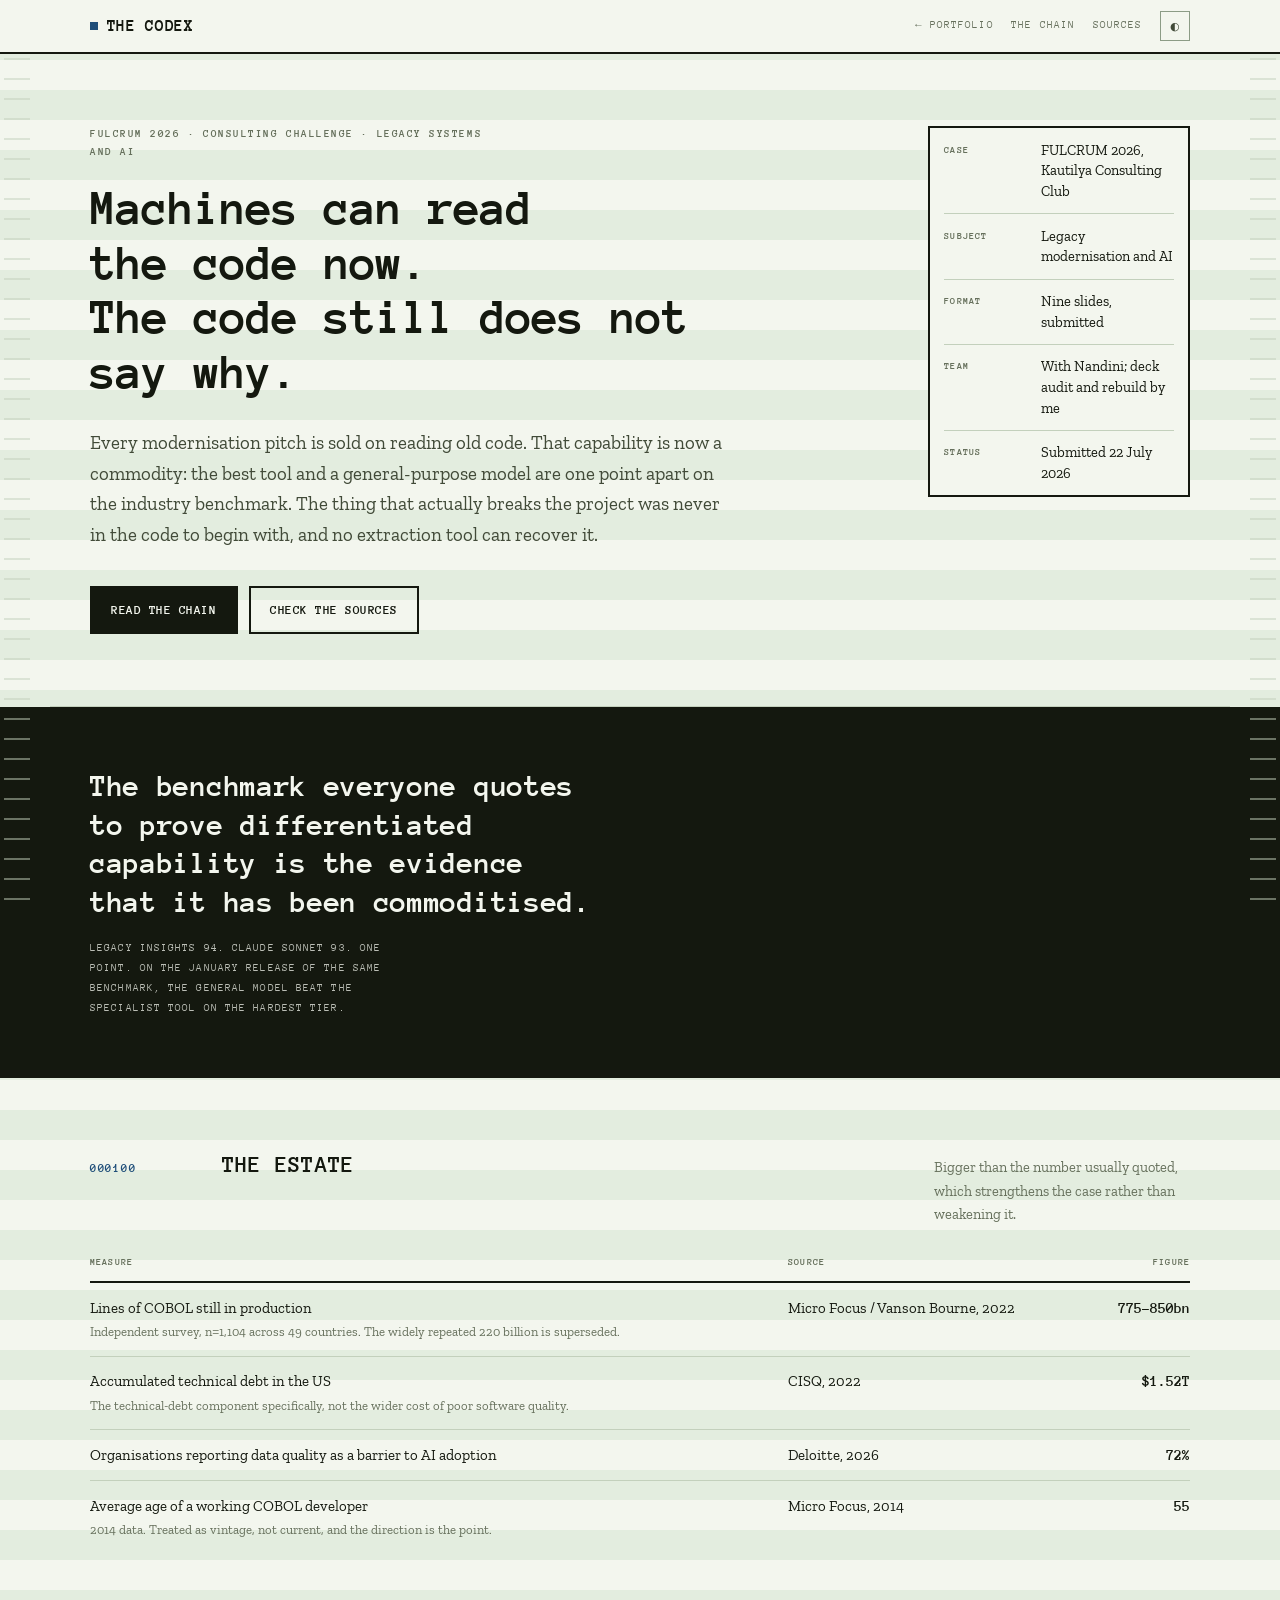
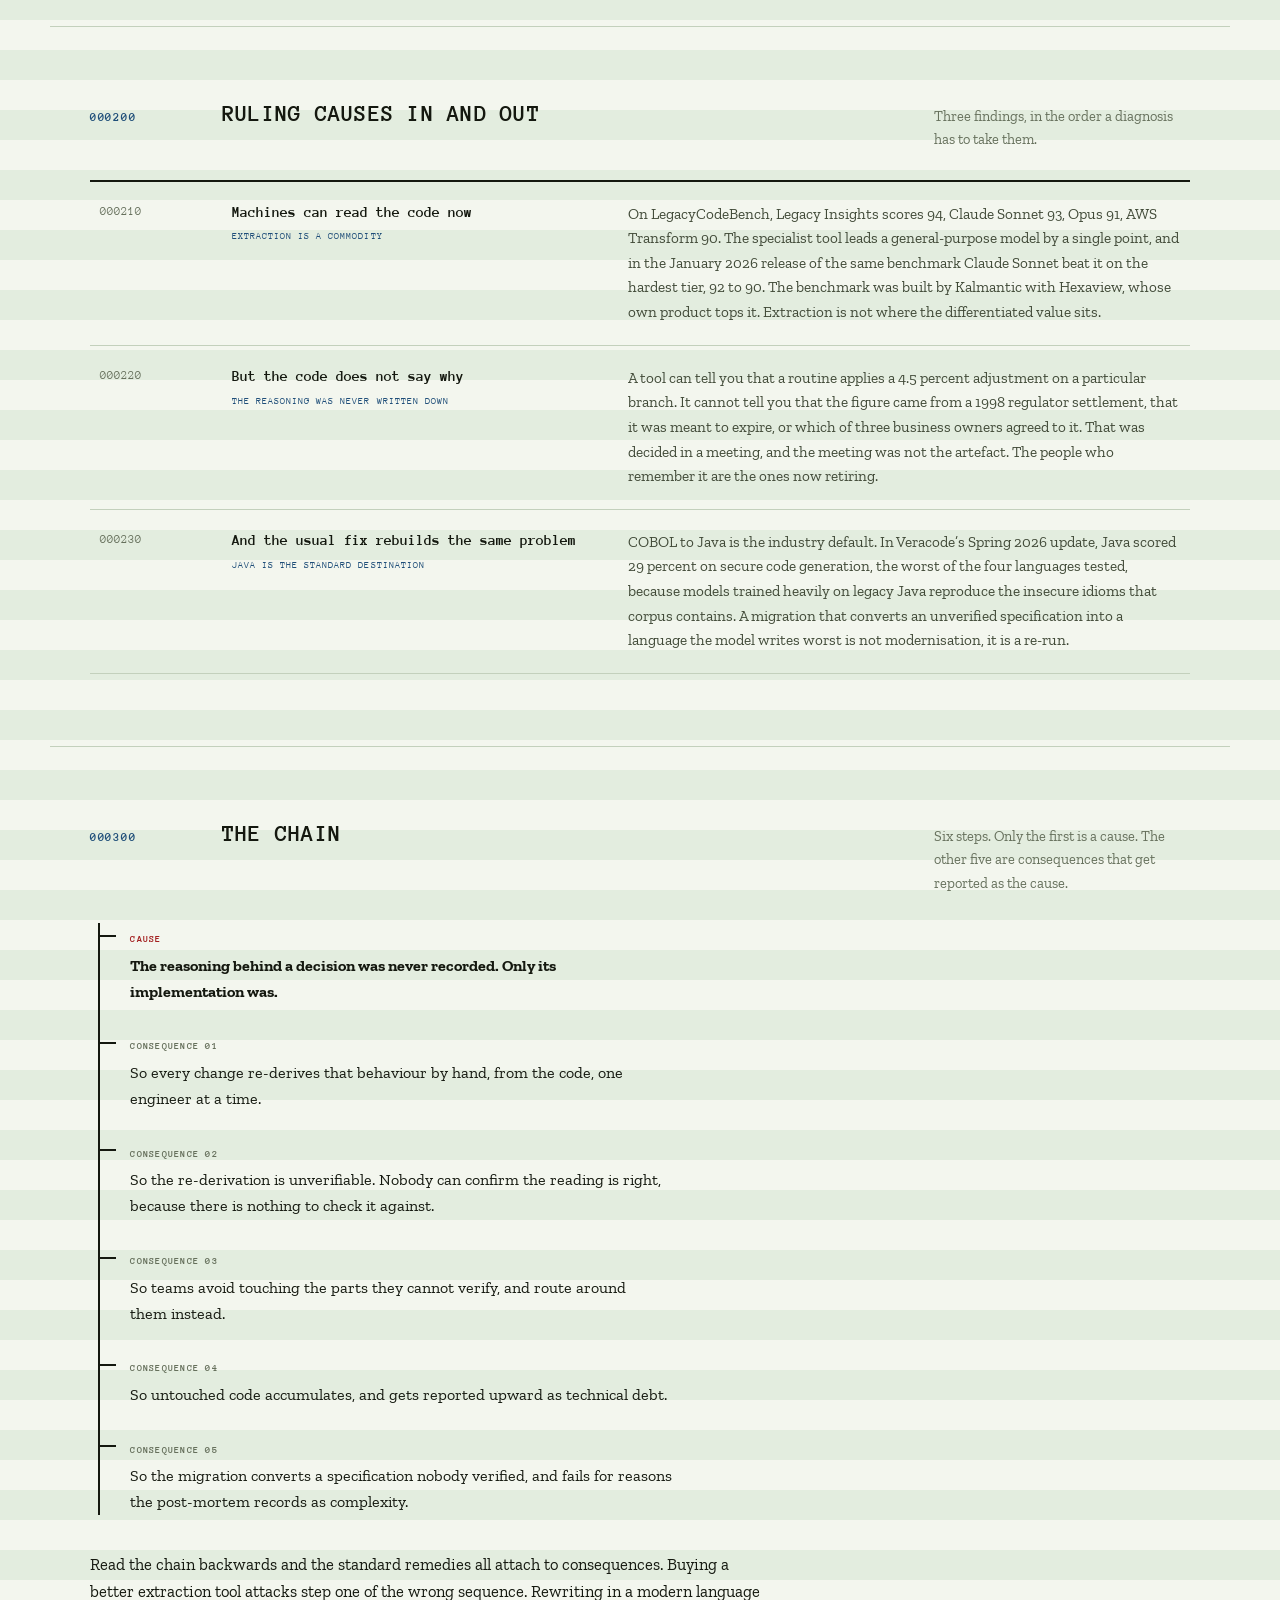
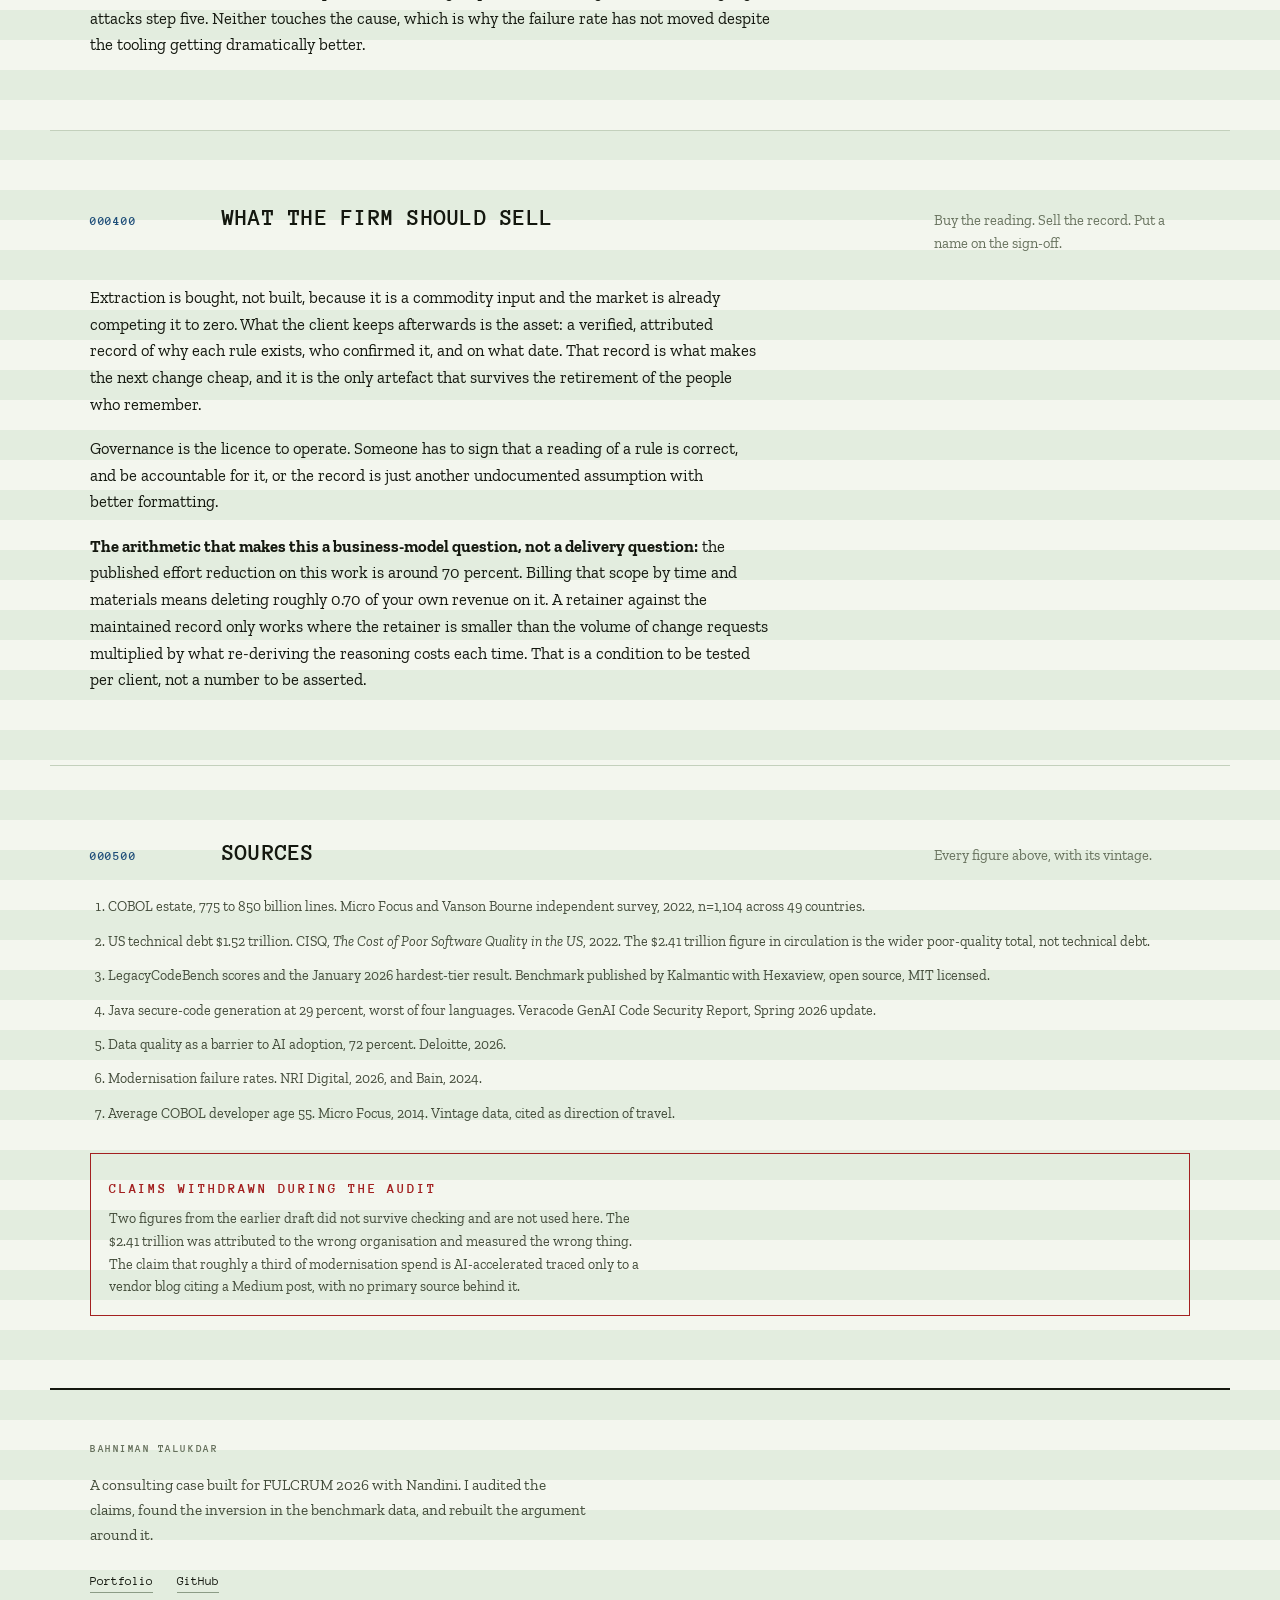
<file: codex/index.html>
<!DOCTYPE html>
<html lang="en">
<head>
<meta charset="utf-8">
<meta name="viewport" content="width=device-width, initial-scale=1">
<title>The Codex — why legacy modernisation keeps failing</title>
<meta name="description" content="A consulting case for FULCRUM 2026. Machines can read legacy code now. The code still does not say why. The reasoning was never recorded, and that is the actual failure.">
<meta name="theme-color" content="#1F4E79">
<link rel="stylesheet" href="codex.css">
<script>
  (function () {
    var s = null;
    try { s = localStorage.getItem('theme'); } catch (e) {}
    var d = s ? s === 'dark' : window.matchMedia('(prefers-color-scheme: dark)').matches;
    if (d) document.documentElement.classList.add('dark');
  })();
</script>
</head>
<body>

<div class="page-edge l"></div>
<div class="page-edge r"></div>

<header class="bar">
  <div class="bar-in">
    <a href="#top" class="mark"><span class="sq"></span>THE&nbsp;CODEX</a>
    <nav>
      <a href="https://ferventclav.github.io">&larr; Portfolio</a>
      <a href="#chain">The chain</a>
      <a href="#sources">Sources</a>
      <button class="tog" id="tog" aria-label="Switch between light and dark">&#9680;</button>
    </nav>
  </div>
</header>

<main id="top">

  <!-- ============================== opening ============================== -->
  <section class="shell sect open">
    <div>
      <p class="lbl" style="margin-bottom:1.25rem">FULCRUM 2026 &middot; Consulting Challenge &middot; Legacy systems and AI</p>
      <h1>Machines can read the code now.<br>The code still does not say&nbsp;why.</h1>
      <p class="lede" style="margin-top:1.75rem">
        Every modernisation pitch is sold on reading old code. That capability is now a
        commodity: the best tool and a general-purpose model are one point apart on the
        industry benchmark. The thing that actually breaks the project was never in the code
        to begin with, and no extraction tool can recover it.
      </p>
      <div style="display:flex;gap:0.7rem;flex-wrap:wrap;margin-top:2.25rem">
        <a href="#chain" class="btn">Read the chain</a>
        <a href="#sources" class="btn ghost">Check the sources</a>
      </div>
    </div>

    <dl class="card">
      <div><dt>Case</dt><dd>FULCRUM 2026, Kautilya Consulting Club</dd></div>
      <div><dt>Subject</dt><dd>Legacy modernisation and AI</dd></div>
      <div><dt>Format</dt><dd>Nine slides, submitted</dd></div>
      <div><dt>Team</dt><dd>With Nandini; deck audit and rebuild by me</dd></div>
      <div><dt>Status</dt><dd>Submitted 22 July 2026</dd></div>
    </dl>
  </section>

  <!-- ============================= statement ============================= -->
  <section class="stmt">
    <div class="shell">
      <p class="l">The benchmark everyone quotes to prove differentiated capability is the evidence that it has been commoditised.</p>
      <p class="s">
        Legacy Insights 94. Claude Sonnet 93. One point. On the January release of the same
        benchmark, the general model beat the specialist tool on the hardest tier.
      </p>
    </div>
  </section>

  <!-- ============================== estate =============================== -->
  <section class="shell sect">
    <div class="head">
      <span class="seq">000100</span>
      <h2>The estate</h2>
      <p class="note">Bigger than the number usually quoted, which strengthens the case rather than weakening it.</p>
    </div>

    <div class="tw">
      <table>
        <thead>
          <tr><th>Measure</th><th>Source</th><th class="n">Figure</th></tr>
        </thead>
        <tbody>
          <tr>
            <td>Lines of COBOL still in production<span class="sub">Independent survey, n=1,104 across 49 countries. The widely repeated 220 billion is superseded.</span></td>
            <td>Micro Focus / Vanson Bourne, 2022</td>
            <td class="n">775&ndash;850bn</td>
          </tr>
          <tr>
            <td>Accumulated technical debt in the US<span class="sub">The technical-debt component specifically, not the wider cost of poor software quality.</span></td>
            <td>CISQ, 2022</td>
            <td class="n">$1.52T</td>
          </tr>
          <tr>
            <td>Organisations reporting data quality as a barrier to AI adoption</td>
            <td>Deloitte, 2026</td>
            <td class="n">72%</td>
          </tr>
          <tr>
            <td>Average age of a working COBOL developer<span class="sub">2014 data. Treated as vintage, not current, and the direction is the point.</span></td>
            <td>Micro Focus, 2014</td>
            <td class="n">55</td>
          </tr>
        </tbody>
      </table>
    </div>
  </section>

  <!-- ============================== ruling =============================== -->
  <section class="shell sect">
    <div class="head">
      <span class="seq">000200</span>
      <h2>Ruling causes in and out</h2>
      <p class="note">Three findings, in the order a diagnosis has to take them.</p>
    </div>

    <div class="rows">
      <article class="row">
        <span class="n">000210</span>
        <div>
          <p class="t">Machines can read the code now</p>
          <p class="k">Extraction is a commodity</p>
        </div>
        <div>
          <p class="d">
            On LegacyCodeBench, Legacy Insights scores 94, Claude Sonnet 93, Opus 91, AWS
            Transform 90. The specialist tool leads a general-purpose model by a single point,
            and in the January 2026 release of the same benchmark Claude Sonnet beat it on the
            hardest tier, 92 to 90. The benchmark was built by Kalmantic with Hexaview, whose
            own product tops it. Extraction is not where the differentiated value sits.
          </p>
        </div>
      </article>

      <article class="row">
        <span class="n">000220</span>
        <div>
          <p class="t">But the code does not say why</p>
          <p class="k">The reasoning was never written down</p>
        </div>
        <div>
          <p class="d">
            A tool can tell you that a routine applies a 4.5 percent adjustment on a particular
            branch. It cannot tell you that the figure came from a 1998 regulator settlement,
            that it was meant to expire, or which of three business owners agreed to it. That
            was decided in a meeting, and the meeting was not the artefact. The people who
            remember it are the ones now retiring.
          </p>
        </div>
      </article>

      <article class="row">
        <span class="n">000230</span>
        <div>
          <p class="t">And the usual fix rebuilds the same problem</p>
          <p class="k">Java is the standard destination</p>
        </div>
        <div>
          <p class="d">
            COBOL to Java is the industry default. In Veracode&rsquo;s Spring 2026 update, Java
            scored 29 percent on secure code generation, the worst of the four languages tested,
            because models trained heavily on legacy Java reproduce the insecure idioms that
            corpus contains. A migration that converts an unverified specification into a
            language the model writes worst is not modernisation, it is a re-run.
          </p>
        </div>
      </article>
    </div>
  </section>

  <!-- =============================== chain =============================== -->
  <section class="shell sect" id="chain">
    <div class="head">
      <span class="seq">000300</span>
      <h2>The chain</h2>
      <p class="note">Six steps. Only the first is a cause. The other five are consequences that get reported as the cause.</p>
    </div>

    <ol class="chain">
      <li class="cause">
        <span class="step">Cause</span>
        <p class="txt">The reasoning behind a decision was never recorded. Only its implementation was.</p>
      </li>
      <li>
        <span class="step">Consequence 01</span>
        <p class="txt">So every change re-derives that behaviour by hand, from the code, one engineer at a time.</p>
      </li>
      <li>
        <span class="step">Consequence 02</span>
        <p class="txt">So the re-derivation is unverifiable. Nobody can confirm the reading is right, because there is nothing to check it against.</p>
      </li>
      <li>
        <span class="step">Consequence 03</span>
        <p class="txt">So teams avoid touching the parts they cannot verify, and route around them instead.</p>
      </li>
      <li>
        <span class="step">Consequence 04</span>
        <p class="txt">So untouched code accumulates, and gets reported upward as technical debt.</p>
      </li>
      <li>
        <span class="step">Consequence 05</span>
        <p class="txt">So the migration converts a specification nobody verified, and fails for reasons the post-mortem records as complexity.</p>
      </li>
    </ol>

    <p style="margin-top:2.25rem">
      Read the chain backwards and the standard remedies all attach to consequences. Buying a
      better extraction tool attacks step one of the wrong sequence. Rewriting in a modern
      language attacks step five. Neither touches the cause, which is why the failure rate has
      not moved despite the tooling getting dramatically better.
    </p>
  </section>

  <!-- ============================ the offer ============================== -->
  <section class="shell sect">
    <div class="head">
      <span class="seq">000400</span>
      <h2>What the firm should sell</h2>
      <p class="note">Buy the reading. Sell the record. Put a name on the sign-off.</p>
    </div>

    <p>
      Extraction is bought, not built, because it is a commodity input and the market is
      already competing it to zero. What the client keeps afterwards is the asset: a verified,
      attributed record of why each rule exists, who confirmed it, and on what date. That
      record is what makes the next change cheap, and it is the only artefact that survives the
      retirement of the people who remember.
    </p>
    <p style="margin-top:1.1rem">
      Governance is the licence to operate. Someone has to sign that a reading of a rule is
      correct, and be accountable for it, or the record is just another undocumented
      assumption with better formatting.
    </p>
    <p style="margin-top:1.1rem">
      <strong>The arithmetic that makes this a business-model question, not a delivery
      question:</strong> the published effort reduction on this work is around 70 percent.
      Billing that scope by time and materials means deleting roughly 0.70 of your own revenue
      on it. A retainer against the maintained record only works where the retainer is smaller
      than the volume of change requests multiplied by what re-deriving the reasoning costs
      each time. That is a condition to be tested per client, not a number to be asserted.
    </p>
  </section>

  <!-- ============================== sources ============================== -->
  <section class="shell sect" id="sources">
    <div class="head">
      <span class="seq">000500</span>
      <h2>Sources</h2>
      <p class="note">Every figure above, with its vintage.</p>
    </div>

    <ol class="src">
      <li>COBOL estate, 775 to 850 billion lines. Micro Focus and Vanson Bourne independent survey, 2022, n=1,104 across 49 countries.</li>
      <li>US technical debt $1.52 trillion. CISQ, <em>The Cost of Poor Software Quality in the US</em>, 2022. The $2.41 trillion figure in circulation is the wider poor-quality total, not technical debt.</li>
      <li>LegacyCodeBench scores and the January 2026 hardest-tier result. Benchmark published by Kalmantic with Hexaview, open source, MIT licensed.</li>
      <li>Java secure-code generation at 29 percent, worst of four languages. Veracode GenAI Code Security Report, Spring 2026 update.</li>
      <li>Data quality as a barrier to AI adoption, 72 percent. Deloitte, 2026.</li>
      <li>Modernisation failure rates. NRI Digital, 2026, and Bain, 2024.</li>
      <li>Average COBOL developer age 55. Micro Focus, 2014. Vintage data, cited as direction of travel.</li>
    </ol>

    <div class="corr">
      <p class="lbl">Claims withdrawn during the audit</p>
      <p>
        Two figures from the earlier draft did not survive checking and are not used here. The
        $2.41 trillion was attributed to the wrong organisation and measured the wrong thing.
        The claim that roughly a third of modernisation spend is AI-accelerated traced only to
        a vendor blog citing a Medium post, with no primary source behind it.
      </p>
    </div>
  </section>

  <footer class="shell">
    <p class="lbl" style="margin-bottom:0.9rem">Bahniman Talukdar</p>
    <p style="color:var(--ink-2);font-size:0.95rem;max-width:56ch">
      A consulting case built for FULCRUM 2026 with Nandini. I audited the claims, found the
      inversion in the benchmark data, and rebuilt the argument around it.
    </p>
    <p style="display:flex;gap:1.5rem;margin-top:1.5rem;flex-wrap:wrap">
      <a class="lnk" href="https://ferventclav.github.io">Portfolio</a>
      <a class="lnk" href="https://github.com/ferventclav">GitHub</a>
    </p>
  </footer>
</main>

<script>
  var t = document.getElementById('tog');
  function paint() { t.innerHTML = document.documentElement.classList.contains('dark') ? '&#9681;' : '&#9680;'; }
  paint();
  t.addEventListener('click', function () {
    var d = document.documentElement.classList.toggle('dark');
    try { localStorage.setItem('theme', d ? 'dark' : 'light'); } catch (e) {}
    paint();
  });
</script>
</body>
</html>
</file>
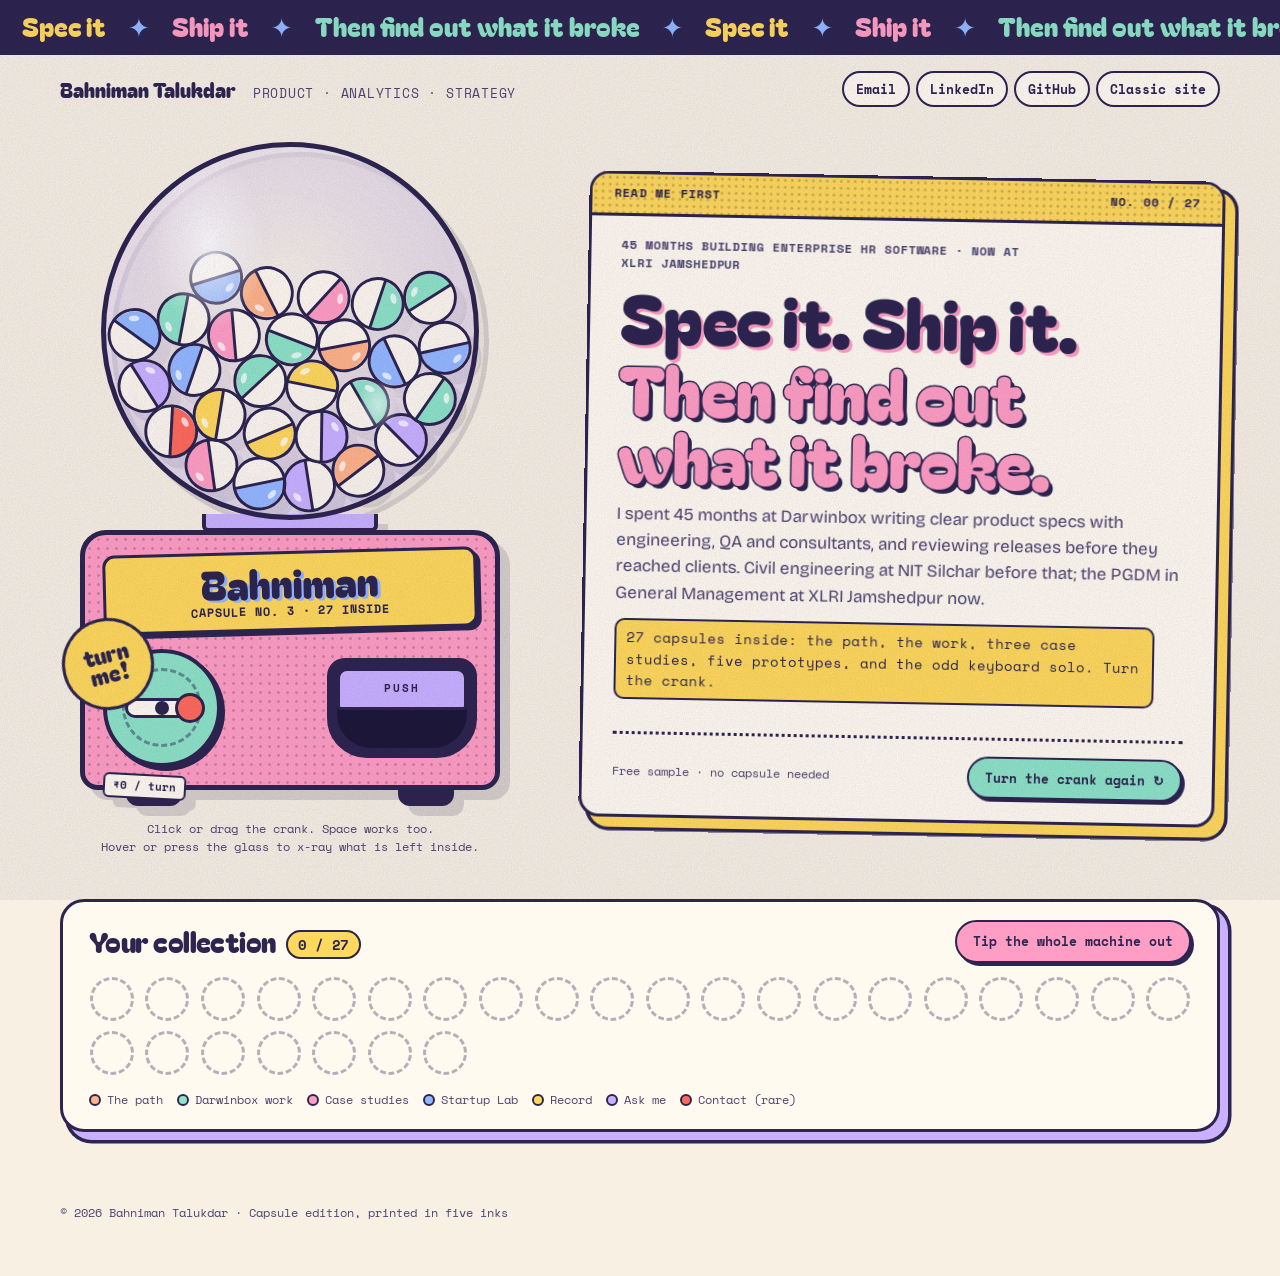
<file: v3/index.html>
<!doctype html>
<html lang="en">
<head>
<meta charset="utf-8">
<meta name="viewport" content="width=device-width, initial-scale=1, viewport-fit=cover">
<title>Bahniman Talukdar · Capsule edition</title>
<meta name="description" content="Bahniman Talukdar's portfolio as a capsule-toy machine. Turn the crank for 45 months of Darwinbox product work, three case studies, five prototypes and the rest.">
<meta property="og:title" content="Bahniman Talukdar · Capsule edition">
<meta property="og:description" content="Turn the crank. Every capsule is a real piece of work: specs, case studies, prototypes, and the odd keyboard solo.">
<meta property="og:type" content="website">
<meta property="og:url" content="https://ferventclav.github.io/v3/">
<meta property="og:image" content="https://ferventclav.github.io/og.png">
<meta name="theme-color" content="#f7f0e3">
<link rel="preconnect" href="https://fonts.googleapis.com">
<link rel="preconnect" href="https://fonts.gstatic.com" crossorigin>
<link rel="stylesheet" href="https://fonts.googleapis.com/css2?family=Bagel+Fat+One&family=Bricolage+Grotesque:opsz,wght@12..96,400..800&family=Space+Mono:wght@400;700&display=swap">
<link rel="stylesheet" href="style.css">
<script>document.documentElement.classList.add("js")</script>
</head>
<body>
<a class="skip" href="#catalogue" data-tip>Skip the machine and see everything</a>

<div class="ticker" aria-hidden="true"><div class="ticker-run">
  <span>Spec it</span><i>✦</i><span>Ship it</span><i>✦</i><span>Then find out what it broke</span><i>✦</i>
  <span>Spec it</span><i>✦</i><span>Ship it</span><i>✦</i><span>Then find out what it broke</span><i>✦</i>
  <span>Spec it</span><i>✦</i><span>Ship it</span><i>✦</i><span>Then find out what it broke</span><i>✦</i>
</div></div>

<header class="bar">
  <p class="who"><b>Bahniman Talukdar</b> <span>Product · Analytics · Strategy</span></p>
  <nav aria-label="Elsewhere">
    <a href="mailto:bahniman30@gmail.com">Email</a>
    <a href="https://www.linkedin.com/in/bahniman-talukdar-ab97a416a">LinkedIn</a>
    <a href="https://github.com/ferventclav">GitHub</a>
    <a href="../">Classic site</a>
  </nav>
</header>

<main id="main">
  <section class="stage" aria-label="Capsule machine">
    <div class="machine-wrap">
      <div class="machine" id="machine">
        <div class="dome">
          <canvas id="globe" aria-hidden="true"></canvas>
          <div class="glass" aria-hidden="true"></div>
          <p class="empty-note" id="emptyNote" hidden>All out!<br><button type="button" id="refill">Refill the machine</button></p>
        </div>
        <div class="neck" aria-hidden="true"></div>
        <div class="body">
          <div class="plate">
            <p class="plate-name">Bahniman</p>
            <p class="plate-sub">Capsule No. 3 · <span id="left">27</span> inside</p>
          </div>
          <div class="controls">
            <button class="crank" id="crank" type="button" aria-describedby="crankHelp">
              <span class="crank-arm" aria-hidden="true"><span class="crank-knob"></span></span>
              <span class="sr">Turn the crank</span>
            </button>
            <div class="chute" id="chute">
              <span class="flap" aria-hidden="true"></span>
            </div>
          </div>
          <p class="coin" aria-hidden="true">₹0 / turn</p>
        </div>
        <div class="feet" aria-hidden="true"><span></span><span></span></div>
        <p class="sticker" aria-hidden="true">turn me!</p>
      </div>
      <p class="help" id="crankHelp">Click or drag the crank. Space works too.<br>Hover or press the glass to x-ray what is left inside.</p>
    </div>

    <div class="output">
      <div class="card-slot" id="cardSlot" aria-live="polite"></div>
    </div>
  </section>

  <section class="tray-wrap" aria-labelledby="trayTitle">
    <div class="tray-head">
      <h2 id="trayTitle">Your collection <span id="count">0 / 27</span></h2>
      <button type="button" class="tip" id="tip" data-tip>Tip the whole machine out</button>
    </div>
    <ol class="tray" id="tray"></ol>
    <ul class="legend" aria-label="Capsule colours">
      <li data-cat="path">The path</li>
      <li data-cat="work">Darwinbox work</li>
      <li data-cat="case">Case studies</li>
      <li data-cat="lab">Startup Lab</li>
      <li data-cat="record">Record</li>
      <li data-cat="ask">Ask me</li>
      <li data-cat="contact">Contact (rare)</li>
    </ul>
  </section>

  <!-- Every capsule's contents. The machine draws from this list; "tip it out" shows it whole. -->
  <section class="catalogue" id="catalogue" aria-labelledby="catTitle">
    <h2 id="catTitle">Everything in the machine</h2>
    <div class="cat-grid" id="catGrid">

      <article class="item" data-cat="intro" id="intro">
        <p class="kicker">45 months building enterprise HR software · now at XLRI Jamshedpur</p>
        <h3 class="hero">Spec it. Ship it. <em>Then find out what it broke.</em></h3>
        <p>I spent 45 months at Darwinbox writing clear product specs with engineering, QA and consultants, and reviewing releases before they reached clients. Civil engineering at NIT Silchar before that; the PGDM in General Management at XLRI Jamshedpur now.</p>
        <p class="nudge">27 capsules inside: the path, the work, three case studies, five prototypes, and the odd keyboard solo. Turn the crank.</p>
      </article>

      <!-- The path -->
      <article class="item" data-cat="path" id="civil">
        <p class="kicker">2018 → 2022 · NIT Silchar</p>
        <p class="big">8.99</p>
        <h3>Civil engineering</h3>
        <p>B.Tech, CGPA 8.99. Most of my family are civil engineers in government service, and I picked the branch over the others my JEE rank allowed. What I kept from it is the habit of settling a design on paper before work starts on site.</p>
      </article>
      <article class="item" data-cat="path" id="darwinbox">
        <p class="kicker">Jul 2022 → Mar 2026 · Hyderabad</p>
        <p class="big">45 mo</p>
        <h3>Darwinbox, Core HRMS</h3>
        <p>Product Analyst, then Senior Product Analyst from April 2025. Core HRMS is the part every other module depends on: employee records, organisation structure, access control and bulk imports. Exemplary Contributor Award in 2024; mentored 3 junior analysts.</p>
      </article>
      <article class="item" data-cat="path" id="xlri">
        <p class="kicker">2026 → 2027 · Jamshedpur</p>
        <p class="big">PGDM</p>
        <h3>XLRI, General Management</h3>
        <p>I wanted a broader business perspective on top of the product work. My manager and director, both XLRI alumni, encouraged me to apply. XAT 94.88 percentile, 99.67 in Quant and DI. Aiming for product management, product analytics and technology consulting.</p>
      </article>

      <!-- Darwinbox work -->
      <article class="item" data-cat="work" id="specs">
        <p class="kicker">Darwinbox · Specs</p>
        <p class="big">200+</p>
        <h3>Engineering-ready specs</h3>
        <p>Feature PRDs, change specs and edge-case documents I owned across Core, Travel and shared components, counted from Confluence. Edge cases and acceptance criteria went in up front, so engineering had one reference and QA had explicit test conditions.</p>
      </article>
      <article class="item" data-cat="work" id="pendo">
        <p class="kicker">Darwinbox · Analytics</p>
        <p class="big">700+</p>
        <h3>Features tagged in Pendo</h3>
        <p>I defined a consistent, searchable tagging taxonomy and kept it current as the UI changed. That gave three continuous years of comparable adoption records, and roadmap talks a usage-data reference alongside client feedback.</p>
      </article>
      <article class="item" data-cat="work" id="survey">
        <p class="kicker">Darwinbox · Research</p>
        <p class="big">24,000+</p>
        <h3>From survey to backlog</h3>
        <p>In-app feedback for the new Profile page went live within days of its release. 24,000+ responses came back; I sorted them with Engineering and QA into a ranked backlog for the same quarter. The page scored 4.3 out of 5.</p>
      </article>
      <article class="item" data-cat="work" id="dashboard">
        <p class="kicker">Darwinbox · Analytics</p>
        <p class="big">−45%</p>
        <h3>Measuring the Dashboard revamp</h3>
        <p>I owned the measurement, not the design. I timed the key actions on the old dashboard and the redesign across 322,000+ users: time fell 45% while completions held or rose. People were finishing faster, not giving up, and the analysis became the case for more platform investment.</p>
      </article>
      <article class="item" data-cat="work" id="l10n">
        <p class="kicker">Darwinbox · Localisation</p>
        <p class="big">10+</p>
        <h3>Translation workflow</h3>
        <p>I owned the platform's translation workflow so the product team could run routine updates themselves. Each release I checked the languages I covered and used native-speaking clients' feedback to validate meaning in context.</p>
      </article>
      <article class="item" data-cat="work" id="qa">
        <p class="kicker">Darwinbox · Quality</p>
        <p class="big">100+</p>
        <h3>Issues caught before release</h3>
        <p>Logged in pre-release reviews and resolved before they reached clients. I also audited the settings screens and, with UX and engineering, regrouped 50+ settings so their names and placement were consistent.</p>
      </article>
      <article class="item" data-cat="work" id="prd">
        <p class="kicker">Darwinbox · Inside a spec</p>
        <p class="big">8 Qs</p>
        <h3>What every PRD had to answer</h3>
        <ol class="checks">
          <li>Current behaviour</li><li>Reason for the change</li><li>Impact on other modules</li><li>Where it sits in the UI</li>
          <li>Paid-feature dependencies</li><li>Import, cron and API impacts</li><li>Notification variable changes</li><li>Migration of existing data</li>
        </ol>
      </article>

      <!-- Case studies -->
      <article class="item" data-cat="case" id="case1">
        <p class="kicker">Case study 01 · Product analytics</p>
        <h3>Low adoption that pointed to a findability problem</h3>
        <dl>
          <dt>Problem</dt><dd>Pendo was mostly used for surveys, so adoption after a release was hard to judge and roadmap talks leaned on escalations.</dd>
          <dt>What I did</dt><dd>Tagged 700+ features and built funnel and path views over imports, lifecycle changes and settings.</dd>
          <dt>The call</dt><dd>People entered nearby flows but never reached the features. That is findability, not demand, so plain names, help text and placement came before any rebuild.</dd>
          <dt>Result</dt><dd>Clearer names, help text and a reorganised settings area shipped, and the approach shaped the wider settings audit.</dd>
        </dl>
      </article>
      <article class="item" data-cat="case" id="case2">
        <p class="kicker">Case study 02 · Localisation</p>
        <h3>Making localisation work in context</h3>
        <dl>
          <dt>Problem</dt><dd>Strings were translated one by one and hard-coded; native-speaking clients said some literal translations did not fit where they appeared.</dd>
          <dt>Foundation</dt><dd>An earlier effort had centralised translations. I built on it with a workflow for client-facing teams: navigation, access, ownership, and one way to update strings across PHP and Angular.</dd>
          <dt>The call</dt><dd>I mapped recurring issues across settings, raised the workflow for the roadmap, and owned the PRD end to end once it was prioritised.</dd>
          <dt>Result</dt><dd>Turnaround went from waiting for a sprint to the same release cycle, across 10+ languages.</dd>
        </dl>
      </article>
      <article class="item" data-cat="case" id="case3">
        <p class="kicker">Case study 03 · Strategy · XLRI</p>
        <h3>An IPO-readiness deck where every number had to survive a question</h3>
        <dl>
          <dt>Problem</dt><dd>Was Aster DM Healthcare's Gulf business ready for an IPO? The argument leaned on peer comparisons and penalty figures, many from secondary sources.</dd>
          <dt>What I did</dt><dd>Traced every figure to a primary or named source. Anything untraceable was removed, not softened.</dd>
          <dt>The call</dt><dd>Two peers' share-price declines covered different periods, so I found the offer price and restated both on the same basis.</dd>
          <dt>Result</dt><dd>Eight corrections before the panel, and a top 3 finish out of 20 teams.</dd>
        </dl>
      </article>

      <!-- Startup Lab -->
      <article class="item" data-cat="lab" id="realium">
        <p class="kicker">Lab 01 · Settlement · 3rd of 15, ReEnvision 5.0</p>
        <h3>Realium</h3>
        <p class="lede">A ₹18.6 lakh road bill, 60% paid the day after sign-off.</p>
        <p>Public-works contractors wait months to be paid. Realium turns site-verified progress and an engineer's accountable sign-off into a claim a bank will fund: 97% of the bill reaches the contractor, against 92.7% borrowing informally at 18%.</p>
        <p class="links"><a href="https://ferventclav.github.io/realium/">Live demo ↗</a> <a href="https://github.com/ferventclav/realium">GitHub ↗</a></p>
      </article>
      <article class="item" data-cat="lab" id="heirloom">
        <p class="kicker">Lab 02 · Memory</p>
        <h3>Heirloom</h3>
        <p>Keeps a firm's knowledge as records the firm owns, so it survives people leaving and AI vendors changing. Ask the demo vault as three roles, make a partner leave, export everything as one file.</p>
        <p class="unproven">Still unproven: whether anyone buys memory on its own.</p>
        <p class="links"><a href="https://ferventclav.github.io/heirloom/">Live demo ↗</a> <a href="https://github.com/ferventclav/heirloom">GitHub ↗</a></p>
      </article>
      <article class="item" data-cat="lab" id="turnstile">
        <p class="kicker">Lab 03 · Commerce</p>
        <h3>Turnstile</h3>
        <p>Tells people, AI shopping agents and scrapers apart in a store's traffic, then serves each the right thing: the normal page, a clean product feed, or nothing. Tune the rules and watch six sessions re-sort.</p>
        <p class="unproven">Still unproven: whether shoppers want an assistant buying for them at all.</p>
        <p class="links"><a href="https://ferventclav.github.io/turnstile/">Live demo ↗</a> <a href="https://github.com/ferventclav/turnstile">GitHub ↗</a></p>
      </article>
      <article class="item" data-cat="lab" id="windtunnel">
        <p class="kicker">Lab 04 · Simulation</p>
        <h3>Windtunnel</h3>
        <p>Plays a price increase out 500 times across three customer groups and shows who leaves. A flat 12% rise holds up; at 30% it loses money in more than half the runs.</p>
        <p class="unproven">Still unproven: customer behaviour is set by hand.</p>
        <p class="links"><a href="https://ferventclav.github.io/windtunnel/">Live demo ↗</a> <a href="https://github.com/ferventclav/windtunnel">GitHub ↗</a></p>
      </article>
      <article class="item" data-cat="lab" id="heir">
        <p class="kicker">Lab 05 · Agents · Manakriti 3.0</p>
        <h3>Heir</h3>
        <p>Student committees change every year and their promises leave with them. Heir is five agents on one ledger: they read the club's mail and files, catch what the handover doc missed, and draft every email for a member to approve. Built with Team Ghost Protocol.</p>
        <p class="unproven">Still unproven: it has only run on a mock club.</p>
        <p class="links"><a href="https://ferventclav.github.io/heir/">Live demo ↗</a> <a href="https://github.com/ferventclav/heir">GitHub ↗</a></p>
      </article>
      <article class="item" data-cat="lab" id="games">
        <p class="kicker">Lab bonus · 2 games</p>
        <h3>Make the calls I made</h3>
        <p><b>Spot the edge cases:</b> a small feature request walks in; find everything it breaks before the clock hits zero. <b>Name the setting:</b> pick the label a first-week HR admin would understand.</p>
        <p class="links"><a href="../#play">Play them ↗</a></p>
      </article>

      <!-- Record -->
      <article class="item" data-cat="record" id="awards">
        <p class="kicker">Record · Recognition</p>
        <h3>Podiums, 2018 to 2026</h3>
        <ul class="rows">
          <li><b>2026</b> 3rd of 15, ReEnvision 5.0, with Realium</li>
          <li><b>2026</b> Top 3 of 20, Aster DM IPO readiness</li>
          <li><b>2024</b> Exemplary Contributor Award, Darwinbox</li>
          <li><b>2019</b> 2nd, AutoCAD, NIRMAAN '19</li>
          <li><b>2018</b> 3rd, ARCHENOVA smart city, Tecnoesis '18</li>
          <li><b>2018</b> 2nd, Model Making, Swachhata Hi Seva</li>
        </ul>
      </article>
      <article class="item" data-cat="record" id="campus">
        <p class="kicker">Record · Campus</p>
        <p class="big">8 / 118</p>
        <h3>Prodzion and AURORA 4.0</h3>
        <p>Elected to Prodzion, XLRI's product club, as one of 8 from 118 students. On the AURORA 4.0 organising team I ran panel, travel and hospitality end to end for 20+ industry leaders.</p>
      </article>
      <article class="item" data-cat="record" id="music">
        <p class="kicker">Record · Off the clock</p>
        <p class="big">100+</p>
        <h3>Keyboardist, self-taught</h3>
        <p>Played keys with the cultural team at inter-college fests including IIT Kharagpur and Guwahati, and uploaded 100+ songs to YouTube and Instagram.</p>
      </article>

      <!-- Ask me -->
      <article class="item" data-cat="ask" id="ask1">
        <p class="kicker">Ask me · Career</p>
        <h3>Why move from civil engineering to software?</h3>
        <p>Darwinbox came to campus early and I applied out of curiosity. Product work showed me the habit of planning a build in detail carries over. A PRD does for a software team what a good drawing does for a site.</p>
      </article>
      <article class="item" data-cat="ask" id="ask2">
        <p class="kicker">Ask me · Career</p>
        <h3>Why an MBA after 45 months?</h3>
        <p>To build on the product work with a broader business view. Working with my manager and director showed me how decisions bring client needs, team priorities and business goals together. Both are XLRI alumni and backed my application.</p>
      </article>
      <article class="item" data-cat="ask" id="ask3">
        <p class="kicker">Ask me · Working style</p>
        <h3>How do you keep engineers unblocked?</h3>
        <p>Edge cases, acceptance criteria and dependencies in every PRD, then a knowledge transfer with the developers before the sprint. The document carries the shared understanding; follow-ups are only for decisions that need one.</p>
      </article>
      <article class="item" data-cat="ask" id="ask4">
        <p class="kicker">Ask me · Judgement</p>
        <h3>What if your own feature doesn't land?</h3>
        <p>My features reached 5% to 60% account-level adoption, and one I had high hopes for sat at the low end. I suspected rollout, then the drop-off data made me reconsider the design itself. I'd rather test assumptions in planning than let clients find the limits.</p>
      </article>

      <!-- Contact -->
      <article class="item" data-cat="contact" id="contact">
        <p class="kicker">Rare capsule · Contact</p>
        <h3>Email is the quickest way to reach me.</h3>
        <p class="links big-links"><a href="mailto:bahniman30@gmail.com">bahniman30@gmail.com</a></p>
        <p class="links"><a href="https://www.linkedin.com/in/bahniman-talukdar-ab97a416a">LinkedIn ↗</a> <a href="https://github.com/ferventclav">GitHub ↗</a></p>
        <p>Guwahati · Jamshedpur</p>
      </article>

    </div>
  </section>
</main>

<footer class="foot"><p>© 2026 Bahniman Talukdar · Capsule edition, printed in five inks</p></footer>

<div class="sr" id="announce" aria-live="assertive"></div>
<script src="app.js"></script>
</body>
</html>
</file>
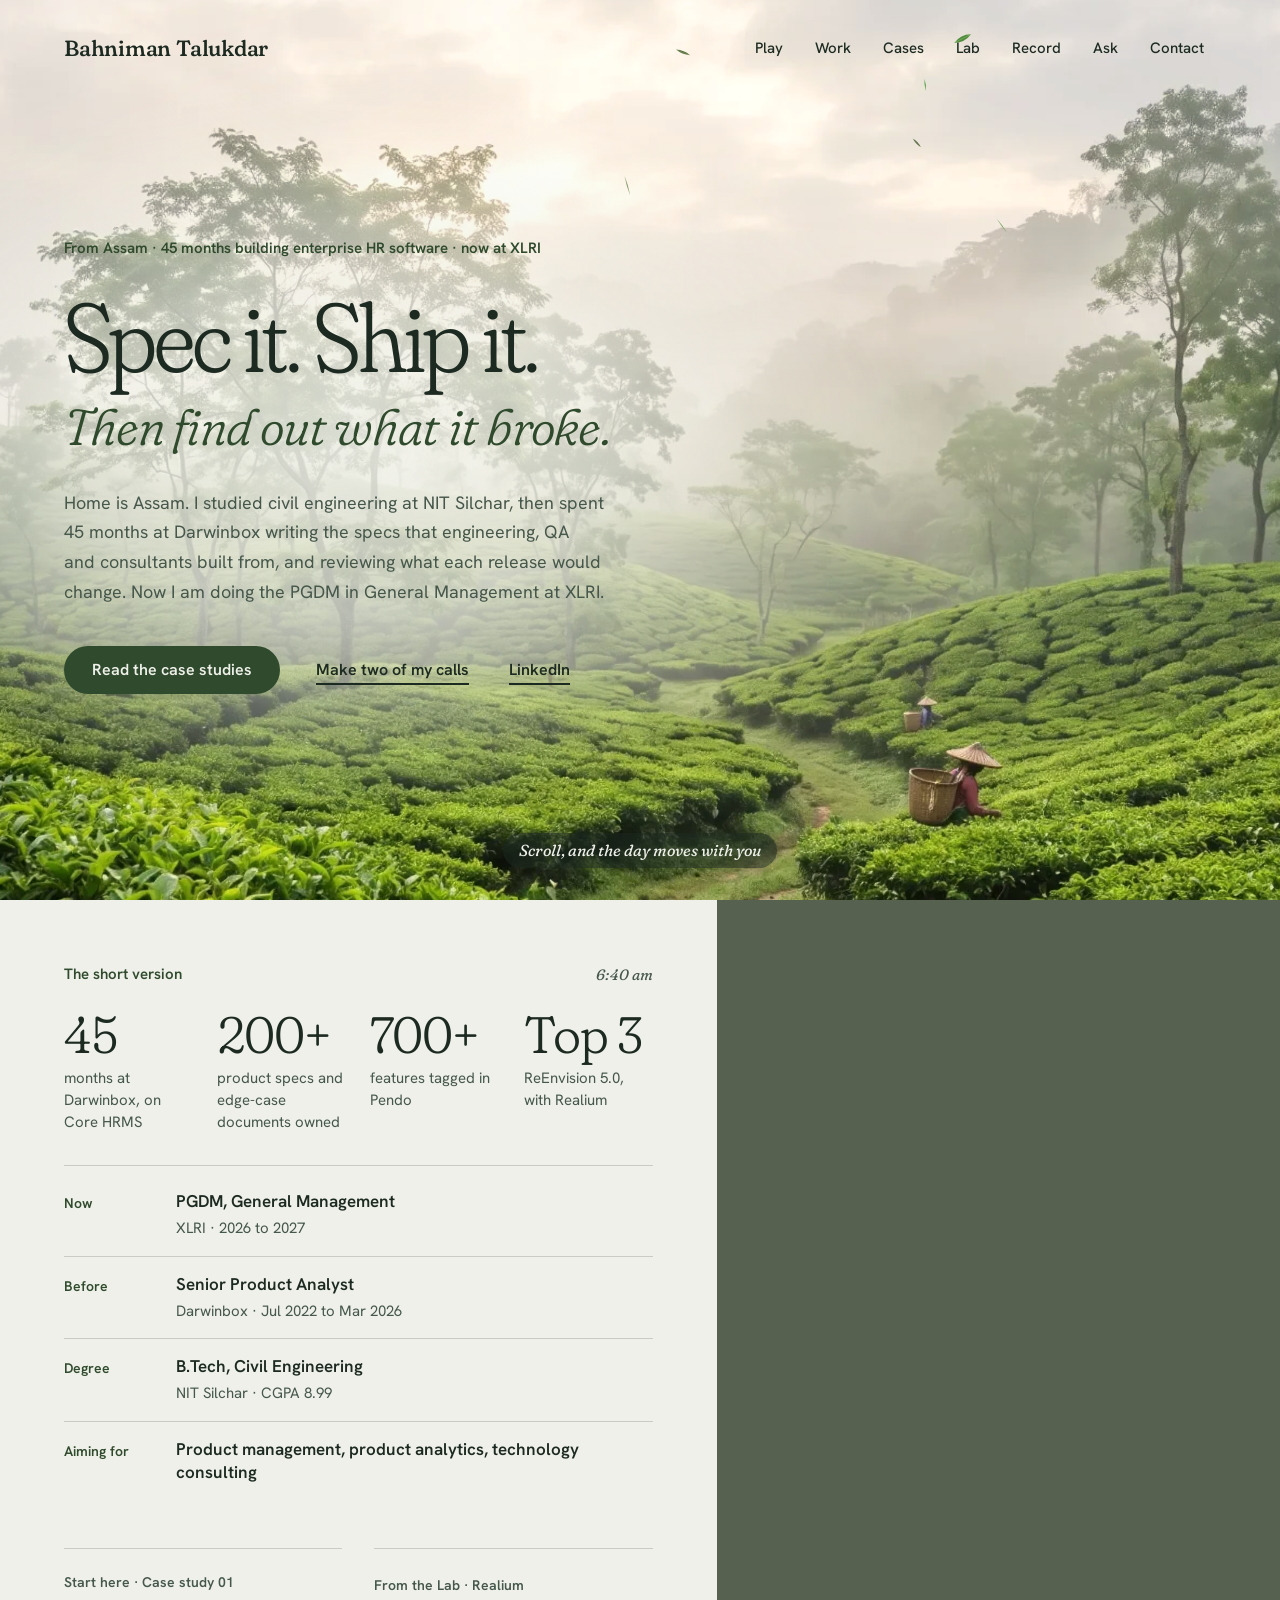
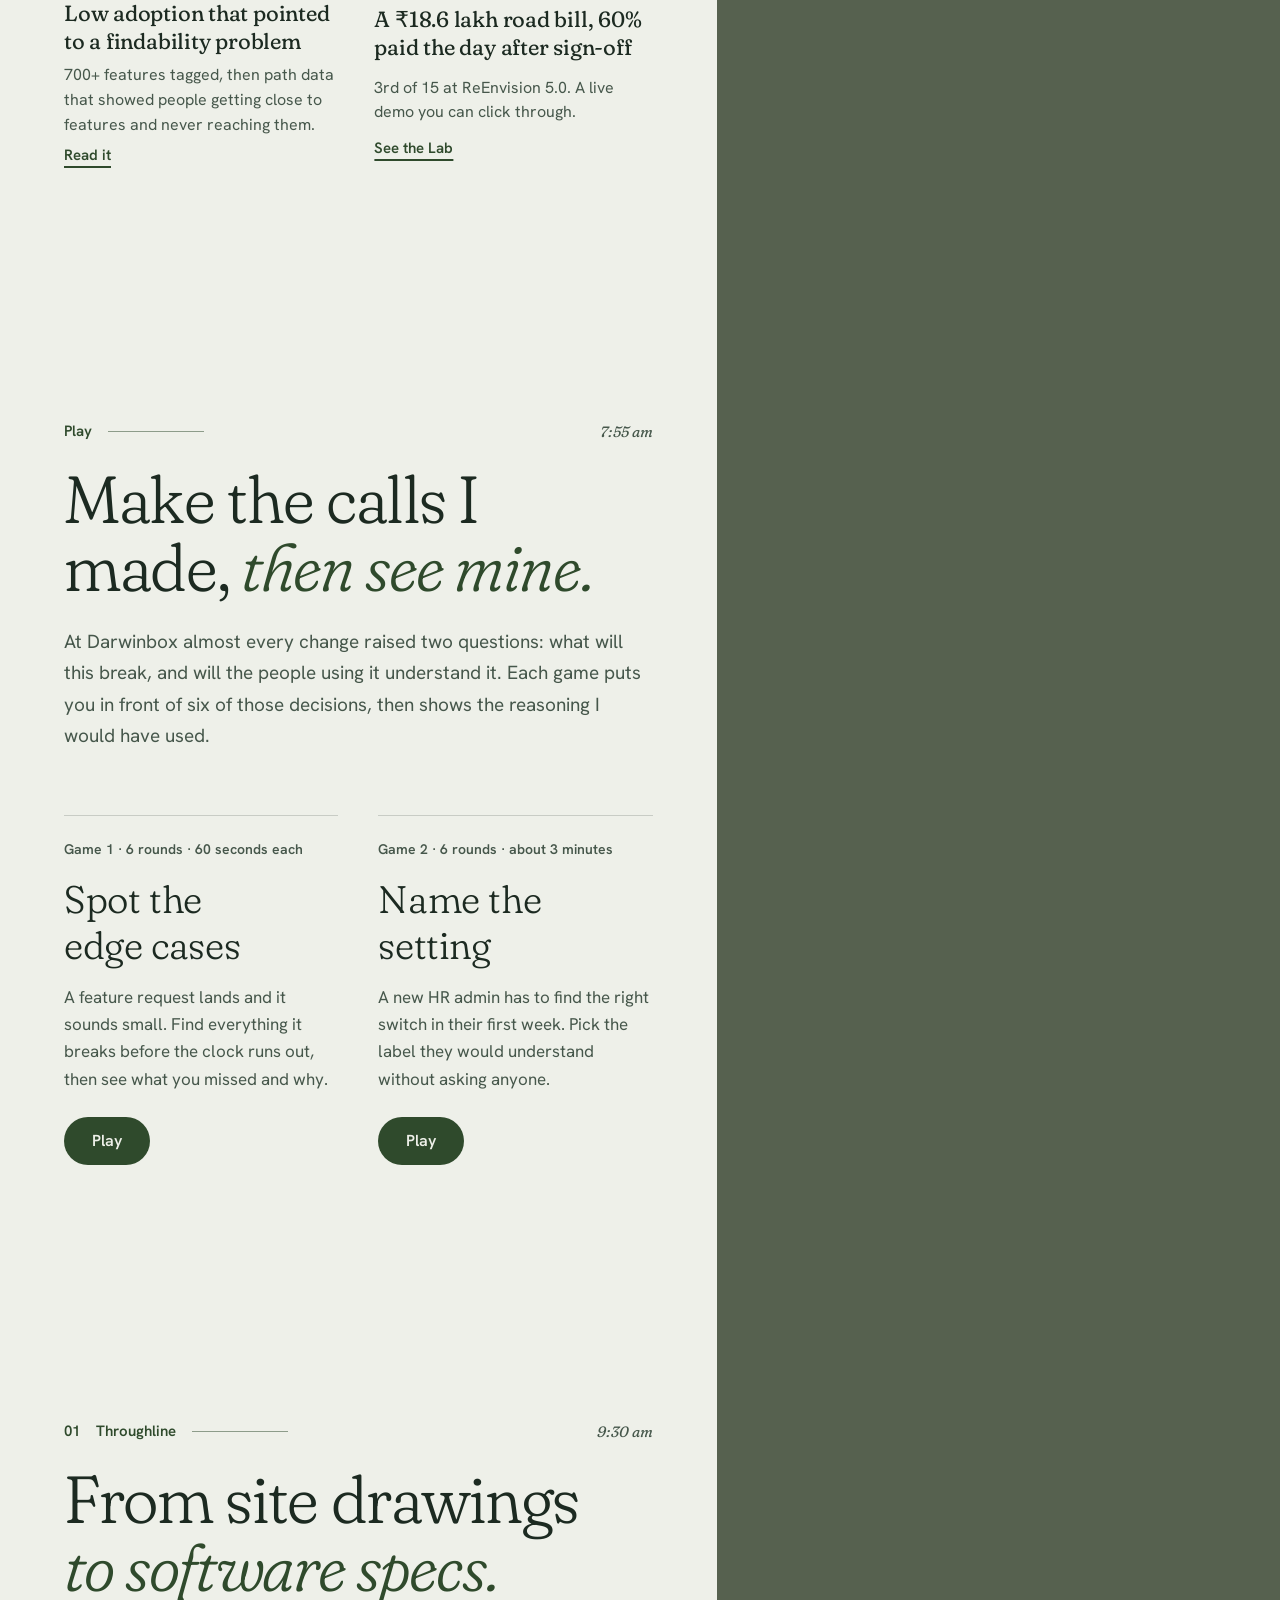
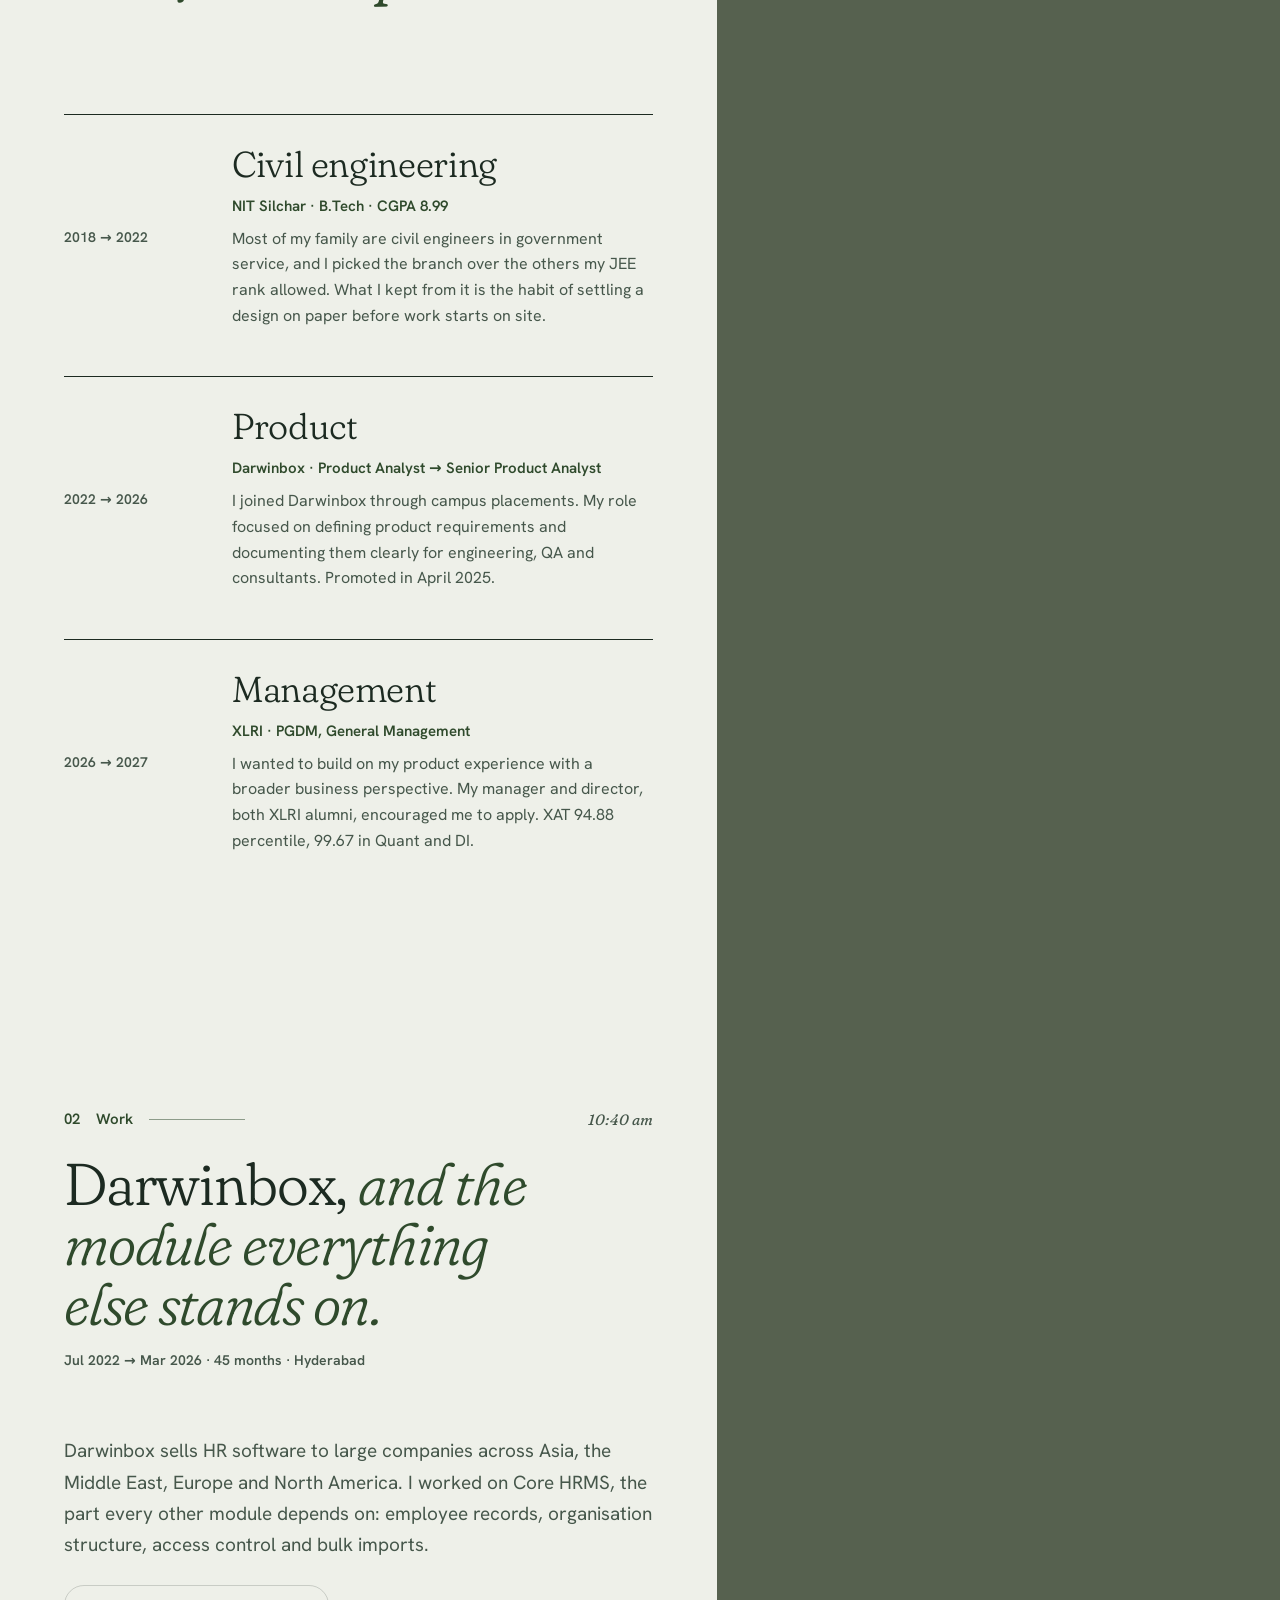
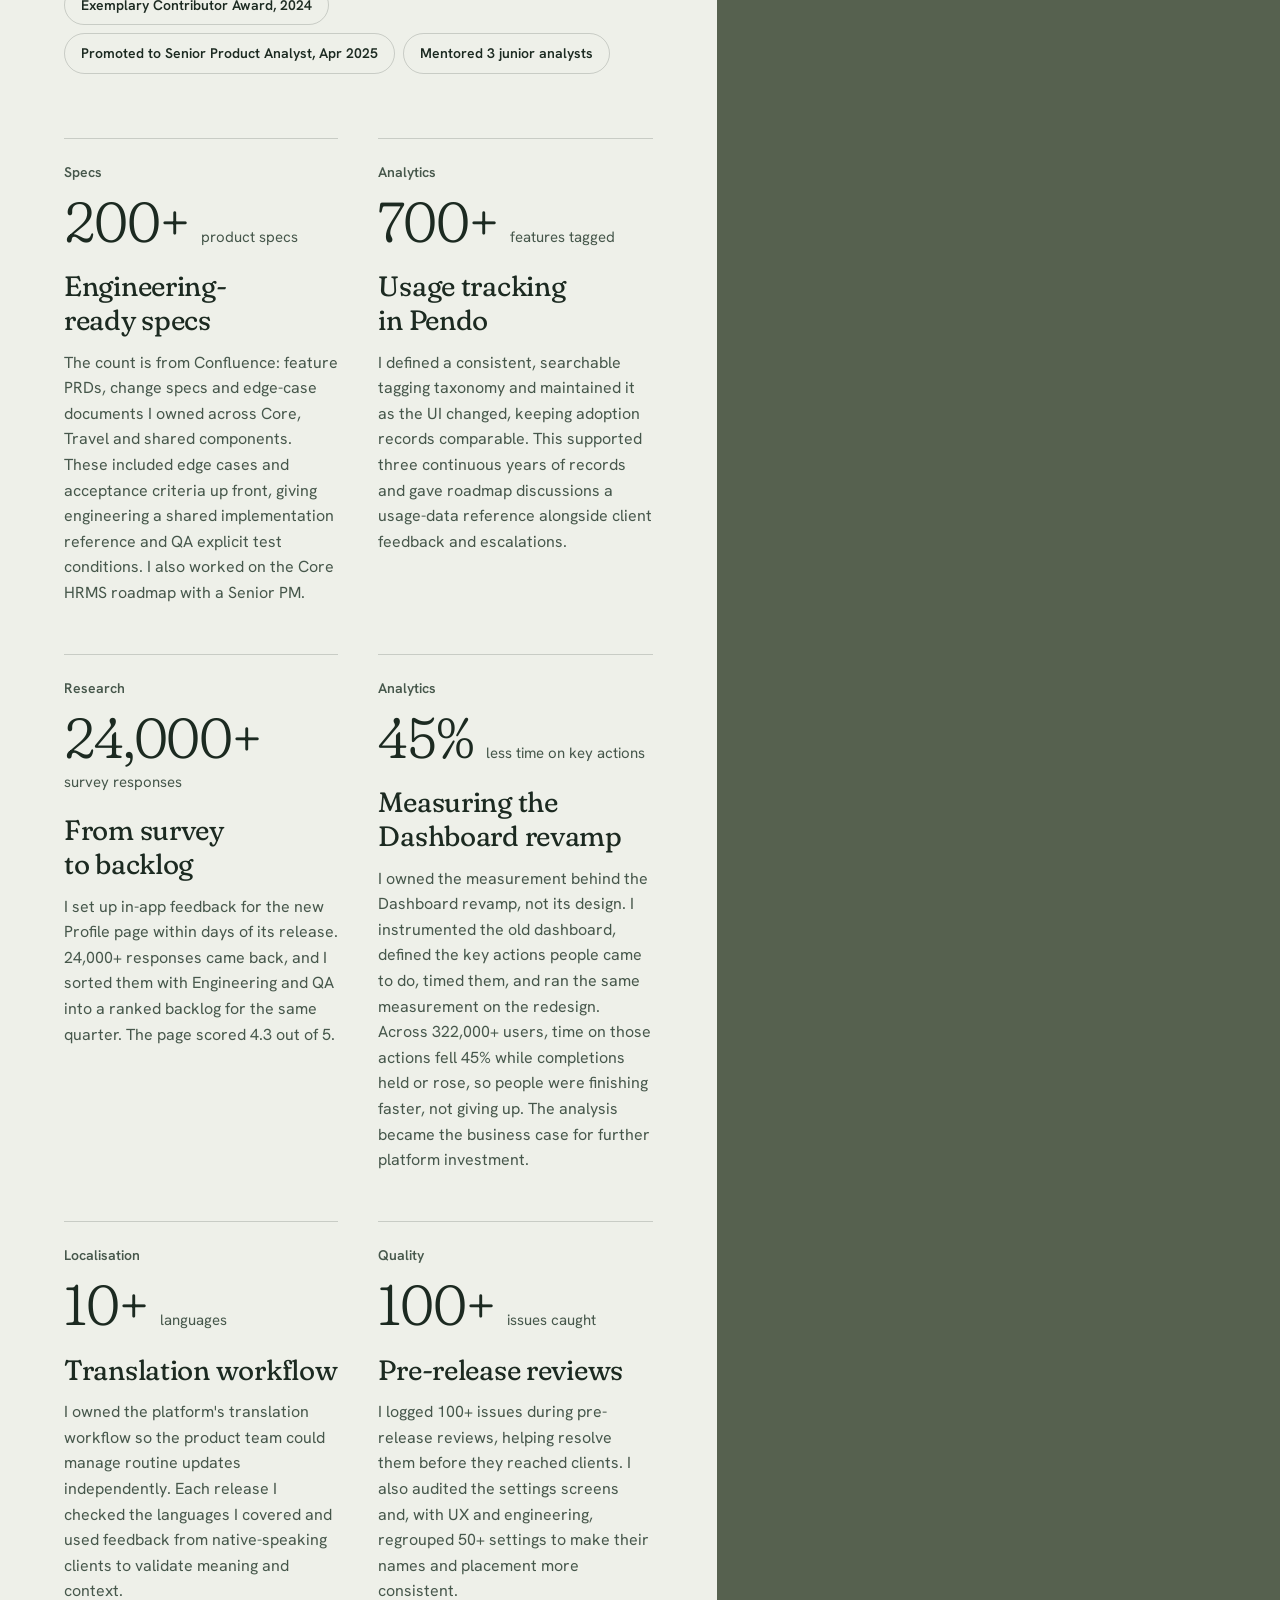
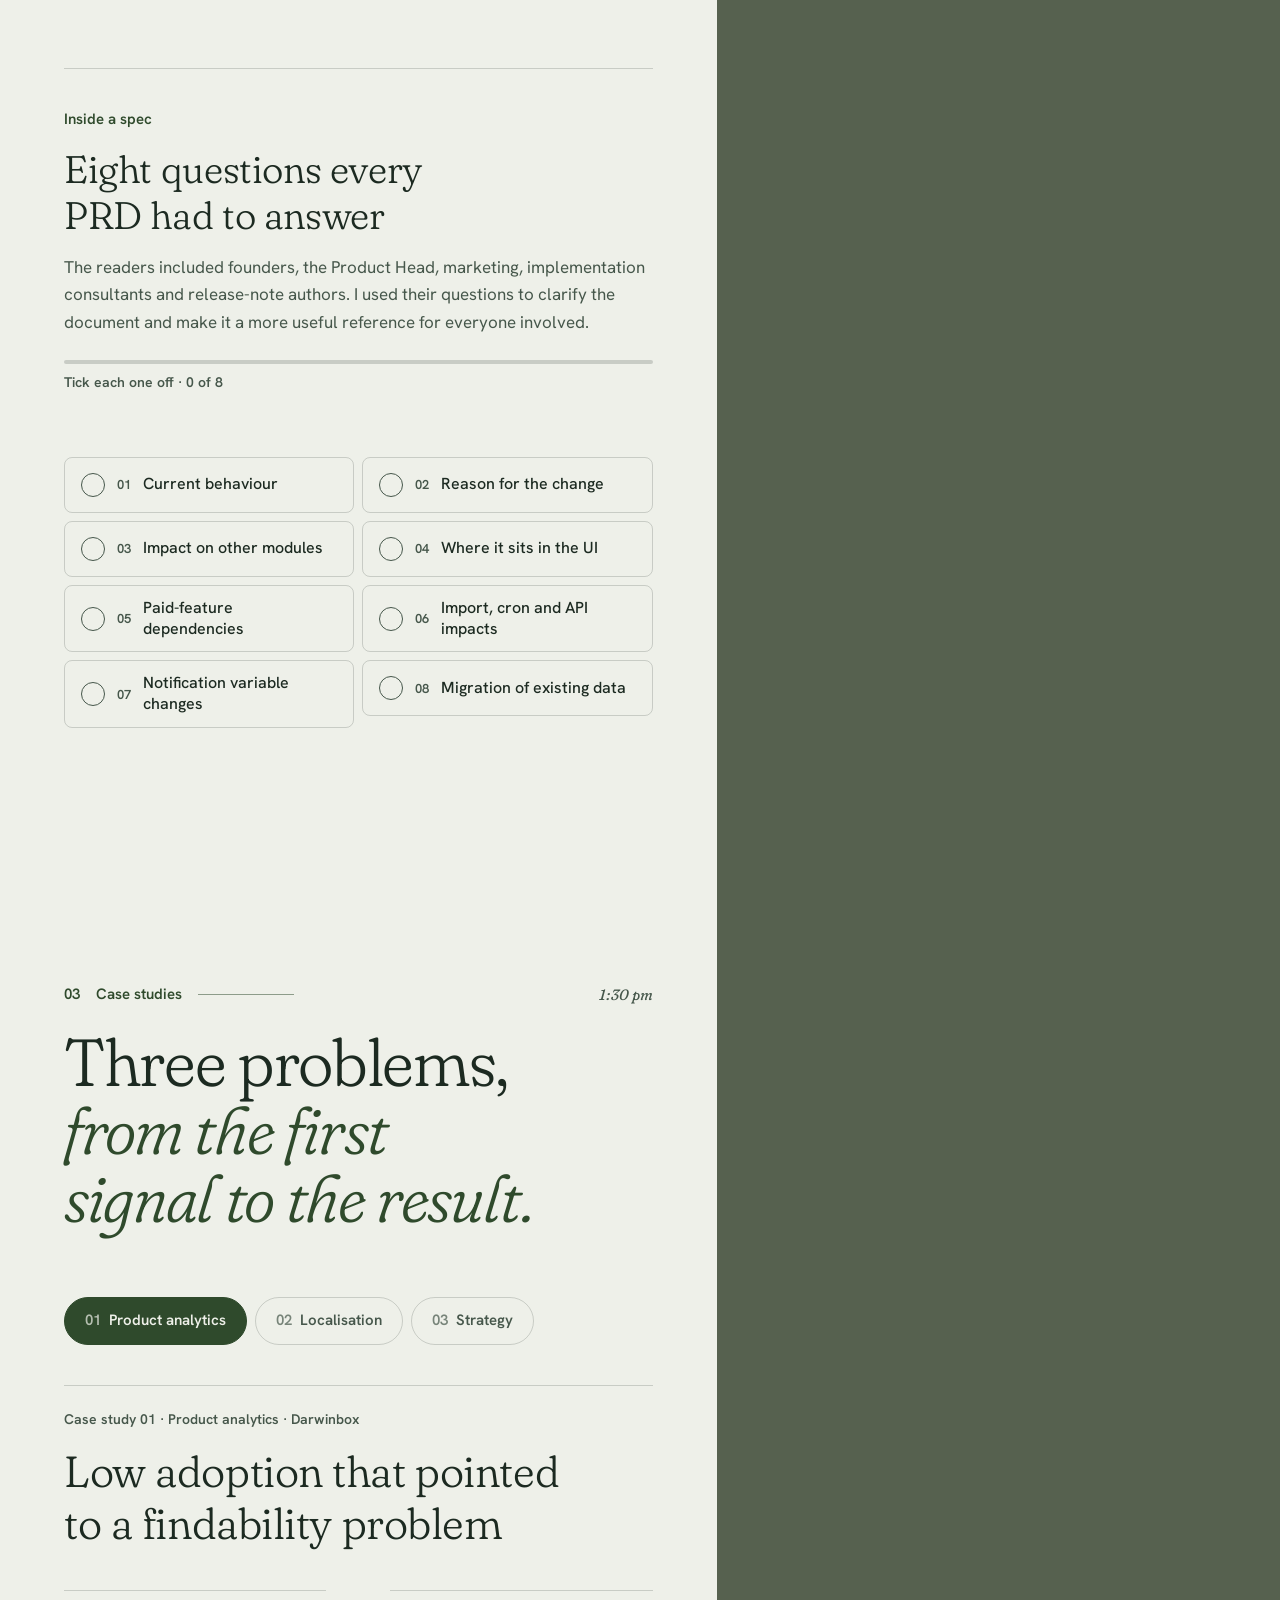
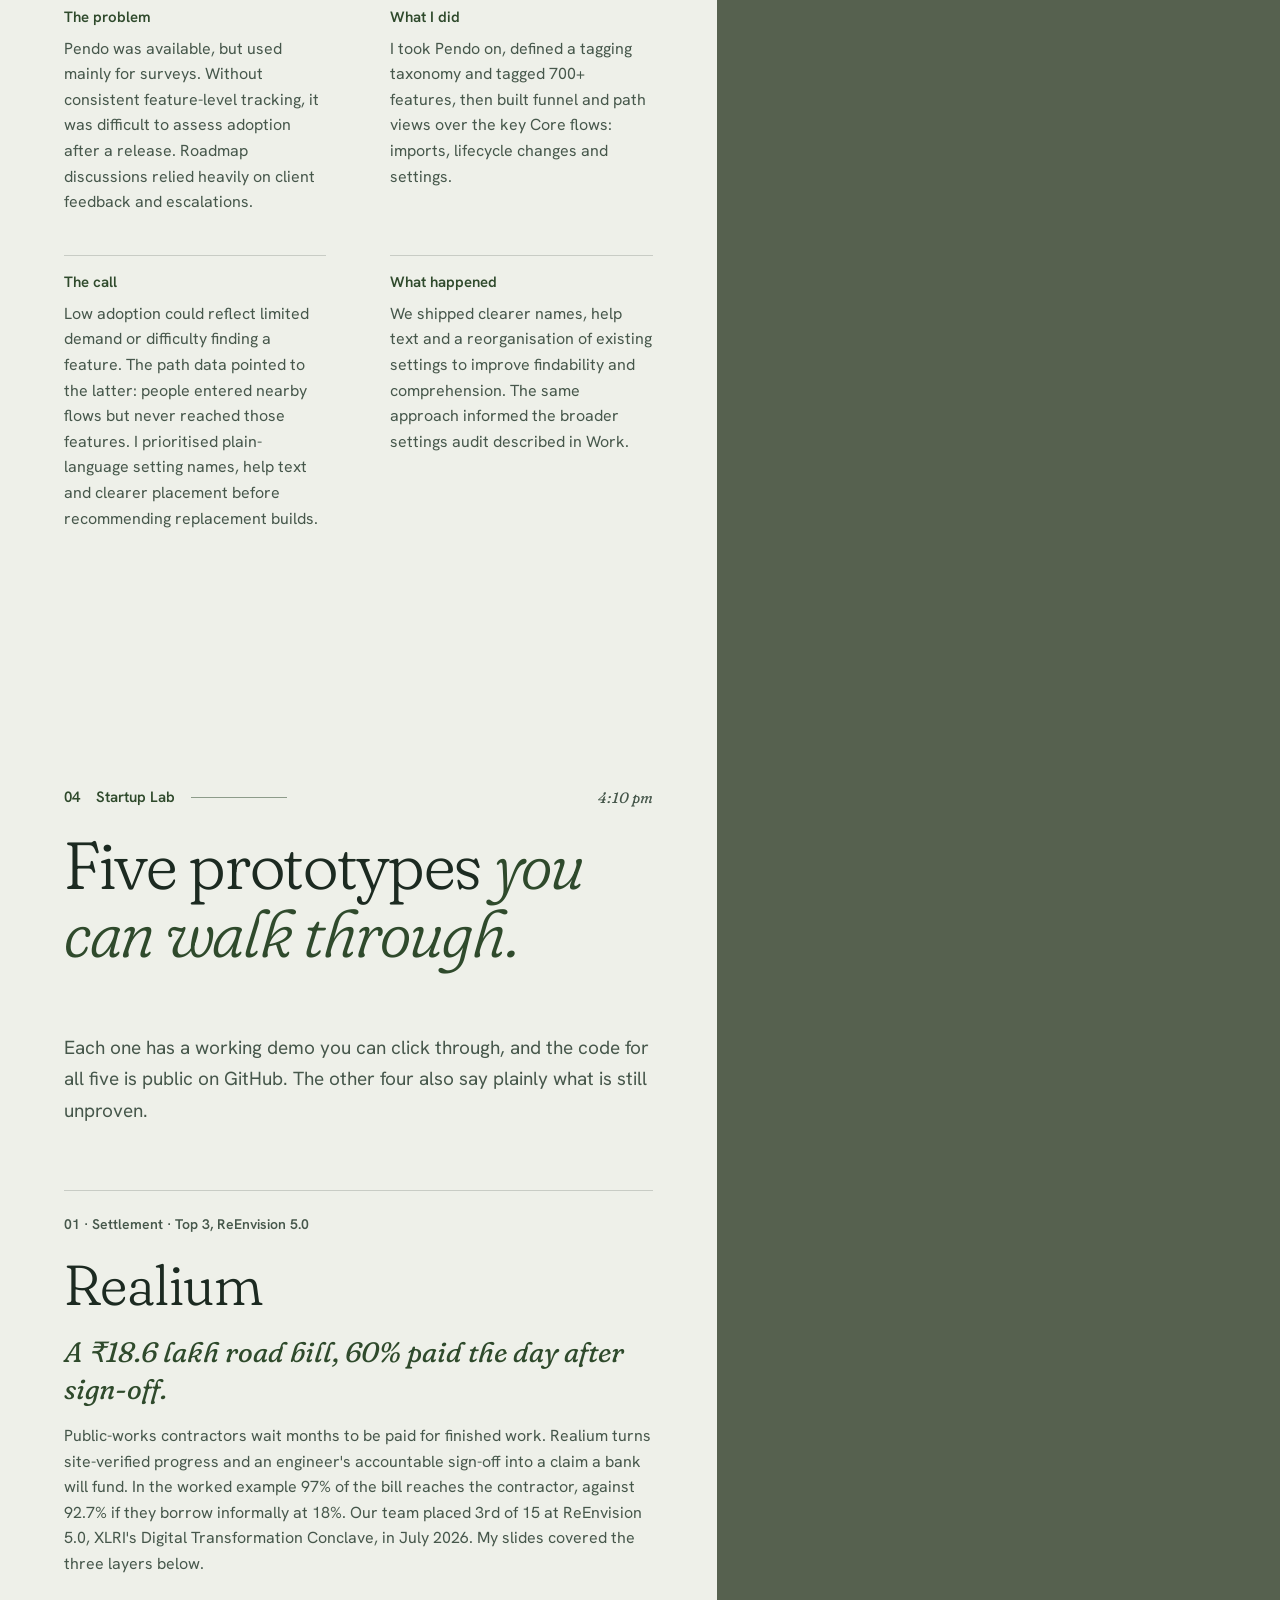
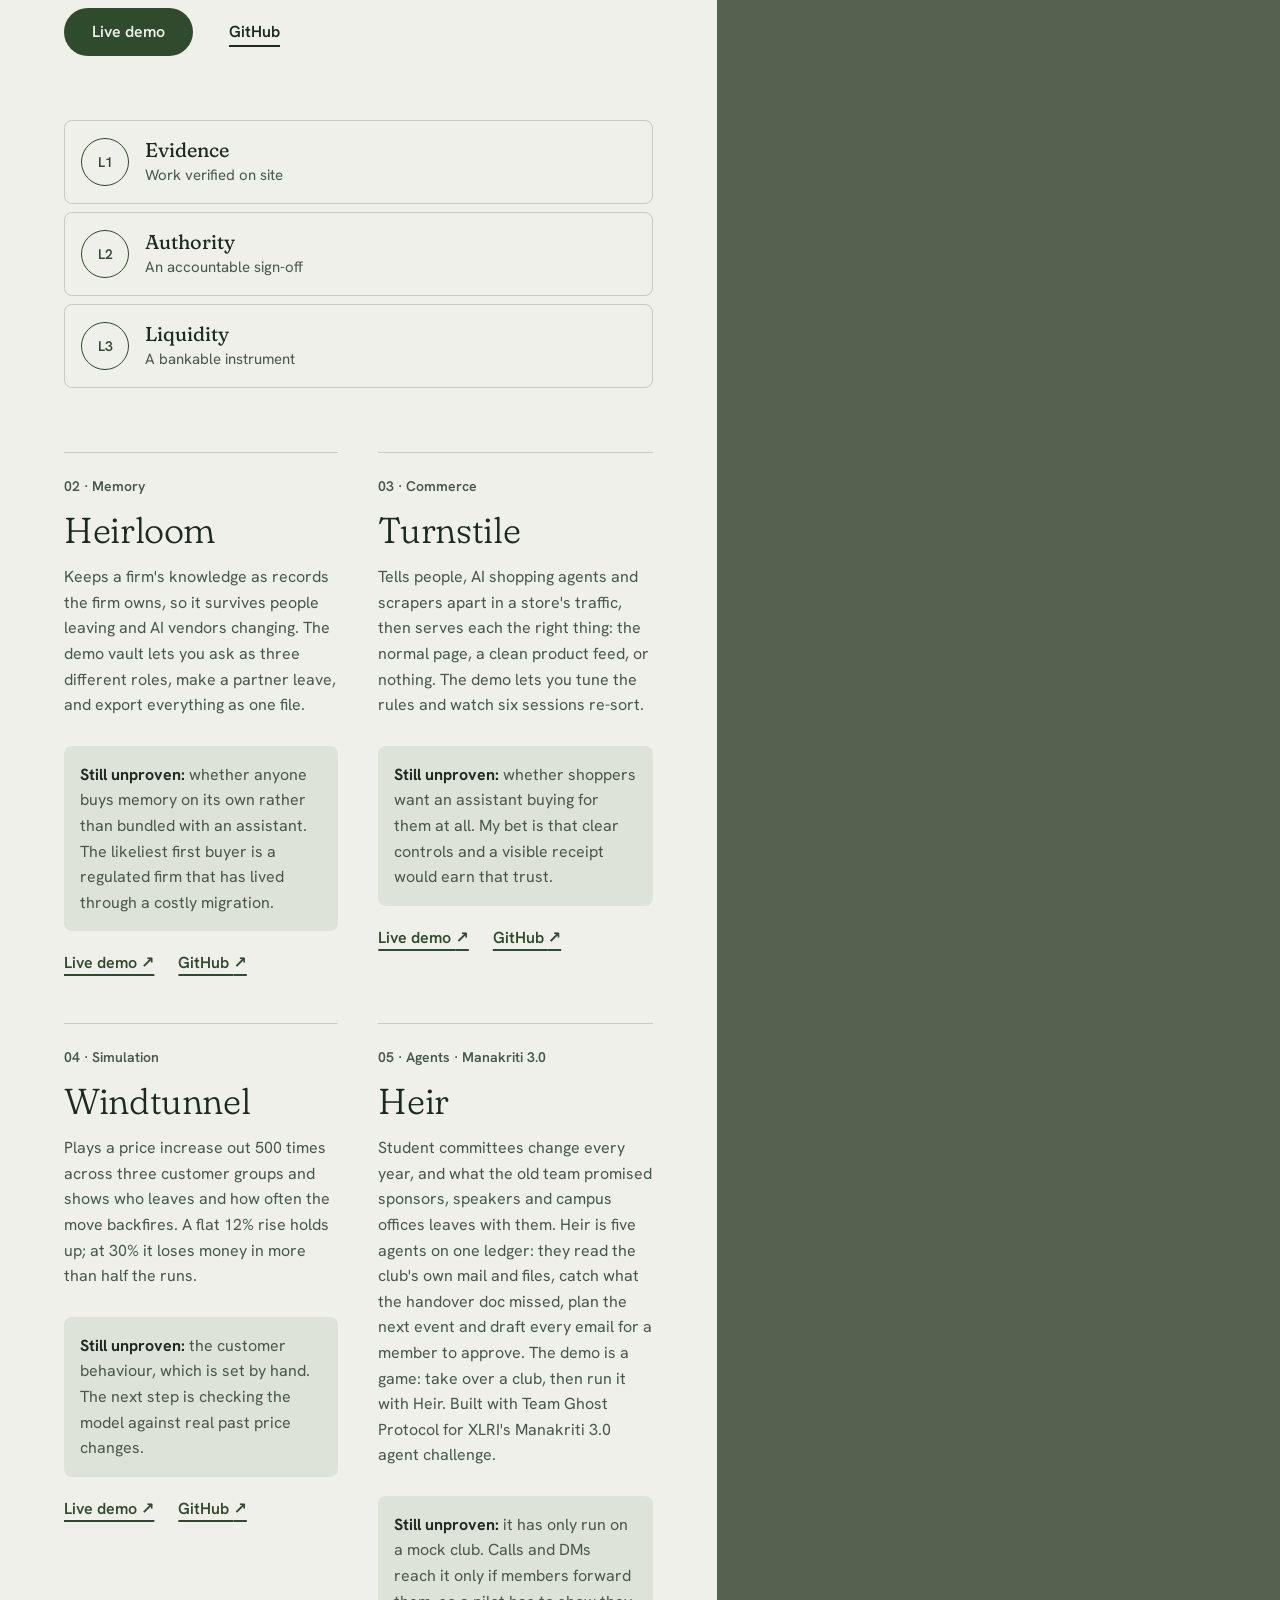
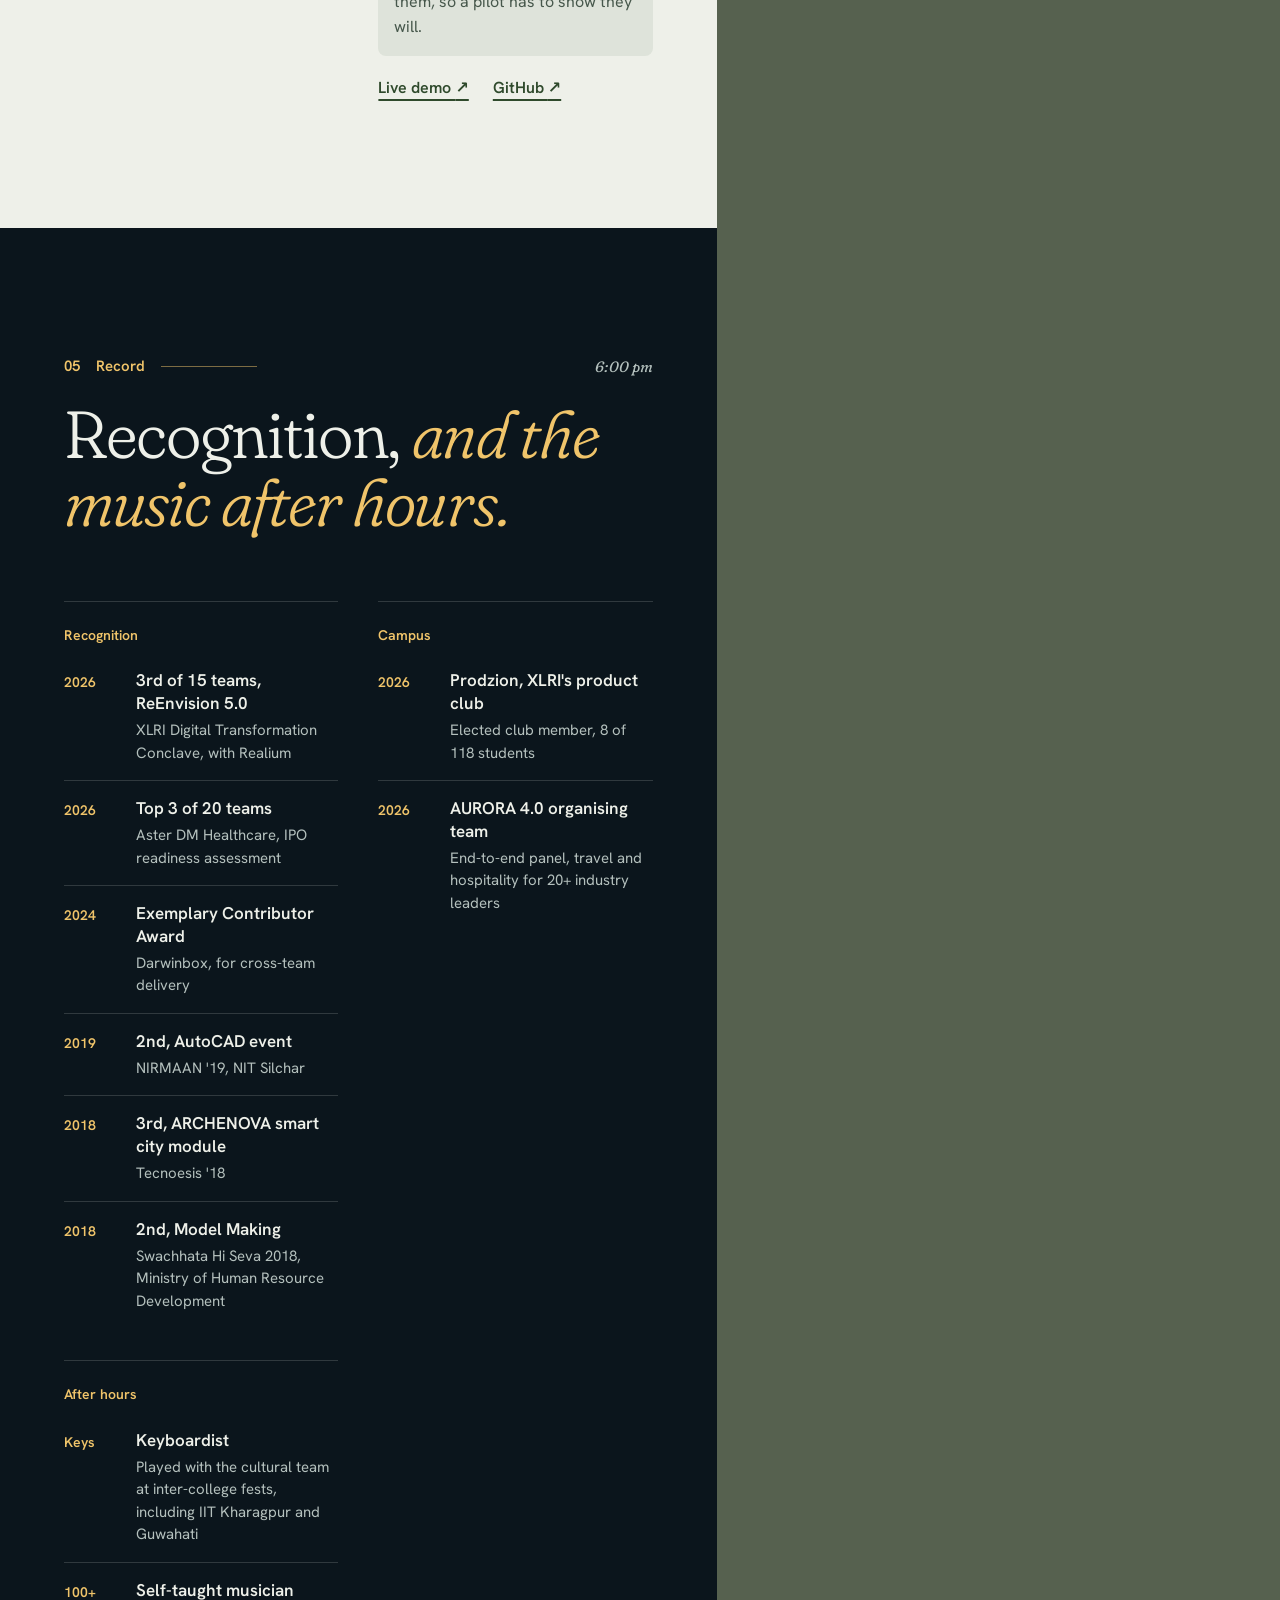
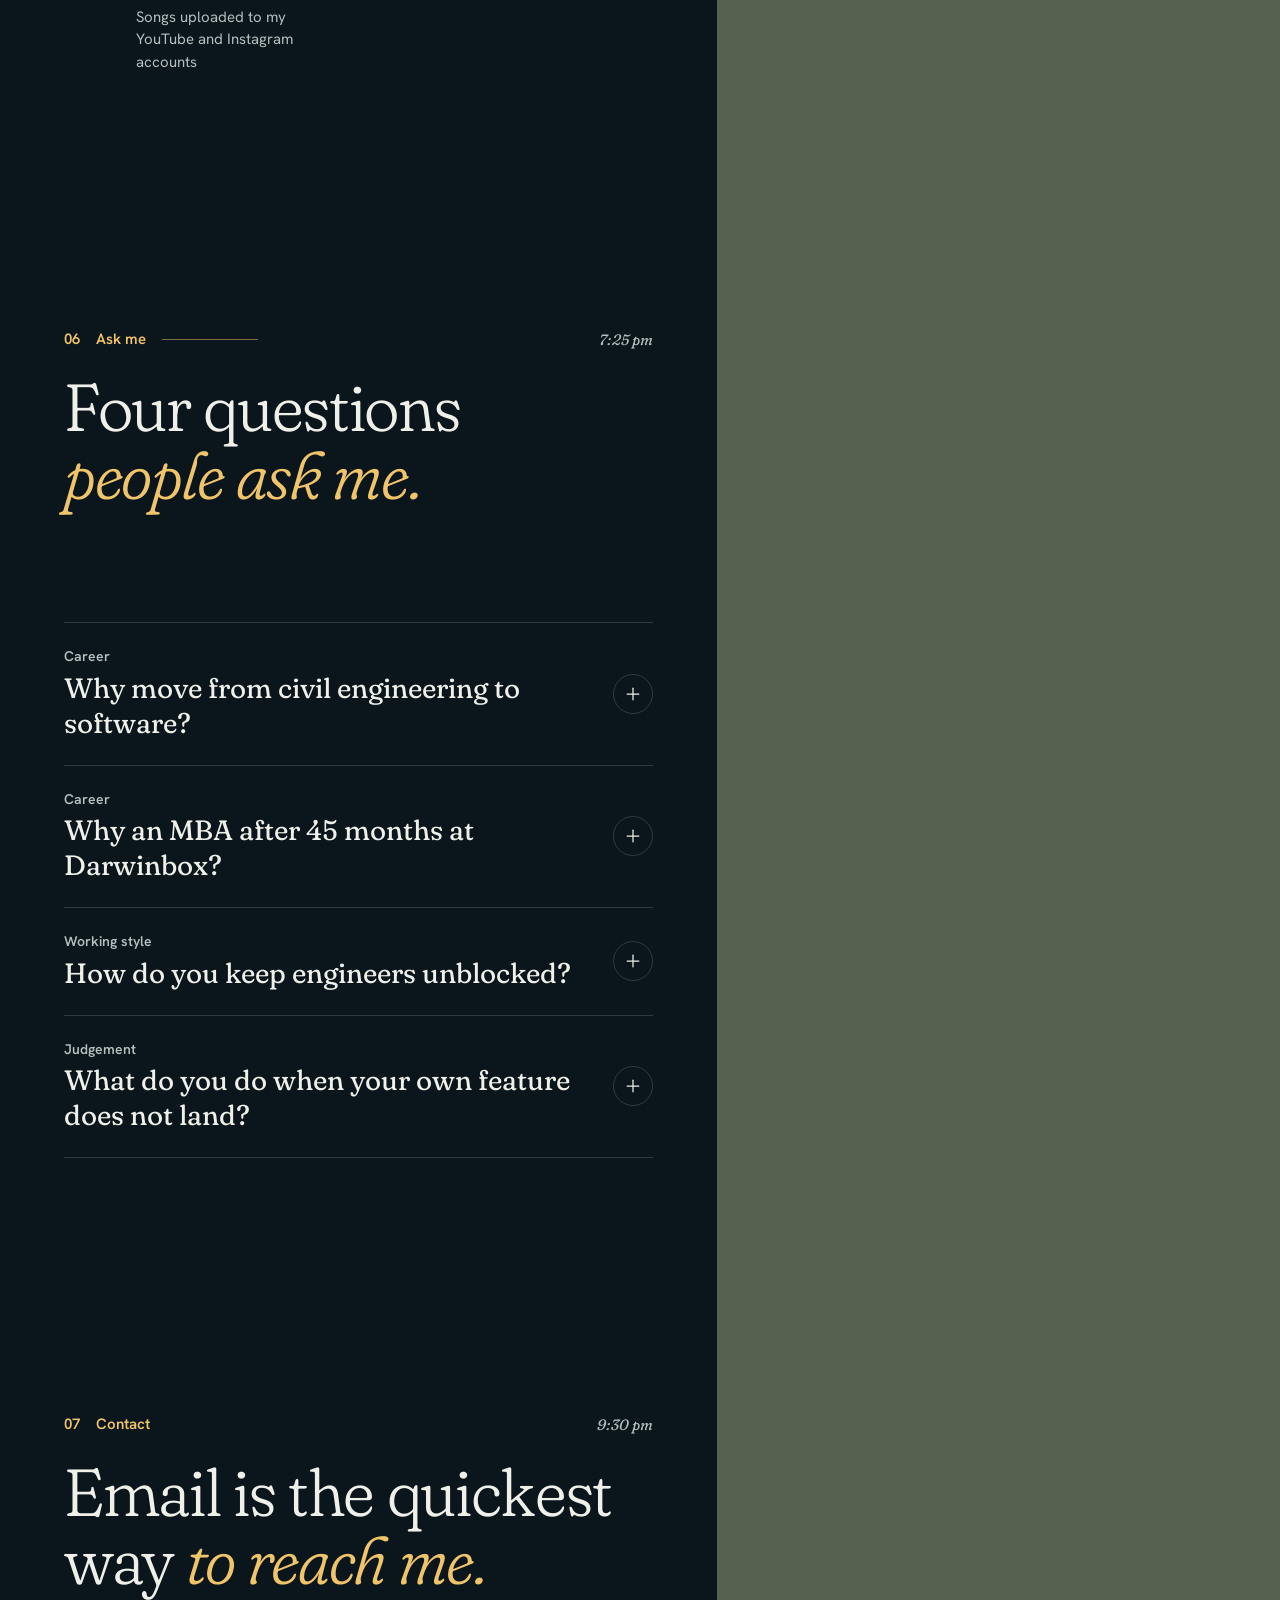
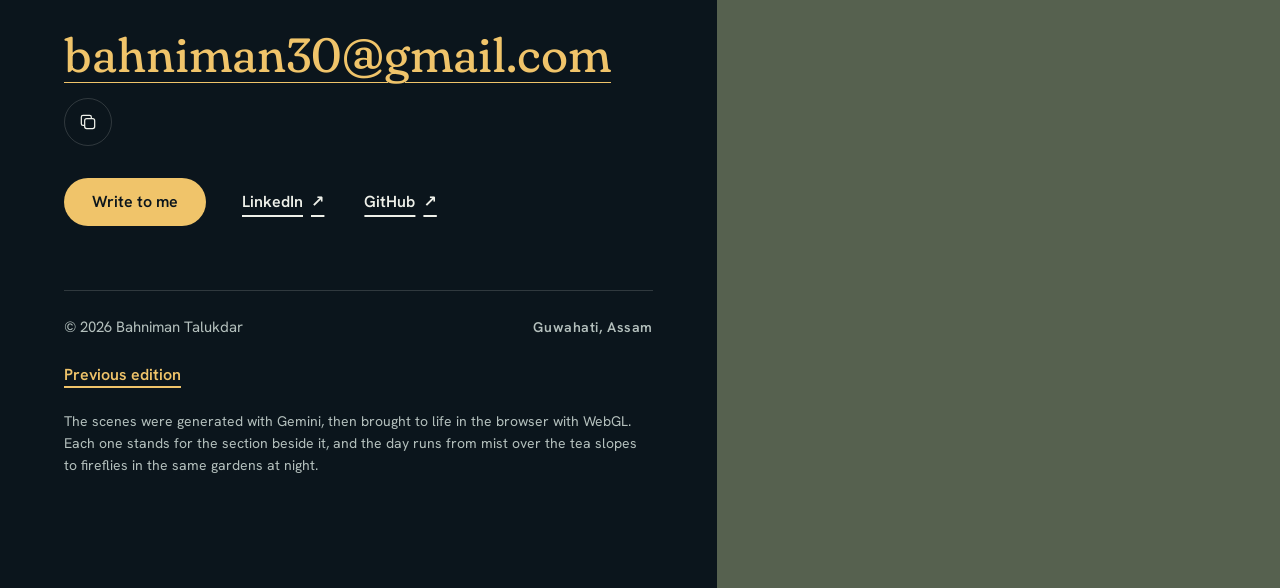
<file: v4/index.html>
<!DOCTYPE html>
<html lang="en">
<head>
<meta charset="utf-8">
<meta name="viewport" content="width=device-width, initial-scale=1, viewport-fit=cover">
<title>Bahniman Talukdar · Product, analytics and strategy</title>
<meta name="description" content="Bahniman Talukdar, from Assam. What I built in 45 months on Core HRMS at Darwinbox, the calls behind it, and what I have done since at XLRI. Three case studies, two games built from real decisions, and the Startup Lab.">
<meta property="og:title" content="Bahniman Talukdar">
<meta property="og:description" content="What I built at Darwinbox, the calls behind it, and two games that let you make the same calls. Now at XLRI.">
<meta property="og:type" content="website">
<meta property="og:url" content="https://ferventclav.github.io/v4/">
<meta property="og:image" content="https://ferventclav.github.io/og.png">
<meta property="og:image:width" content="1200">
<meta property="og:image:height" content="630">
<meta property="og:image:alt" content="Bahniman Talukdar portfolio: Spec it. Ship it. Then find out what it broke.">
<meta name="twitter:card" content="summary_large_image">
<link rel="canonical" href="https://ferventclav.github.io/v4/">
<meta name="theme-color" content="#eef0e9">
<link rel="icon" href="data:image/svg+xml,%3Csvg xmlns='http://www.w3.org/2000/svg' viewBox='0 0 64 64'%3E%3Ccircle cx='32' cy='32' r='32' fill='%232f4a2c'/%3E%3Ctext x='32' y='42' text-anchor='middle' font-family='Georgia,serif' font-style='italic' font-size='30' fill='%23eef0e9'%3Eb%3C/text%3E%3C/svg%3E">
<link rel="preload" href="fonts/fraunces-normal.woff2" as="font" type="font/woff2" crossorigin>
<link rel="preload" href="fonts/hanken-grotesk.woff2" as="font" type="font/woff2" crossorigin>
<link rel="stylesheet" href="style.css">
<script>
  (function () {
    document.documentElement.setAttribute('data-set', 'photo');
    document.documentElement.classList.add('js');
  })();
</script>
</head>
<body>
<div class="scene" aria-hidden="true">
  <div class="still" data-still="tea"></div>
  <canvas id="sceneGl"></canvas>
  <canvas id="sceneFx"></canvas>
</div>

<a class="skip" href="#main">Skip to content</a>

<header class="top" id="top">
  <a class="name" href="#hero" data-go aria-label="Bahniman Talukdar, back to top"><span translate="no">Bahniman Talukdar</span></a>
  <div class="top-end">
    <nav class="nav" aria-label="Sections">
      <a href="#play" data-go>Play</a>
      <a href="#work" data-go>Work</a>
      <a href="#studies" data-go>Cases</a>
      <a href="#lab" data-go>Lab</a>
      <a href="#record" data-go>Record</a>
      <a href="#ask" data-go>Ask</a>
      <a href="#contact" data-go>Contact</a>
    </nav>
    <button class="menu-btn" id="menuBtn" type="button" aria-expanded="false" aria-controls="menu">
      <span class="menu-txt">Menu</span>
    </button>
  </div>
  <div class="menu" id="menu" hidden>
    <nav aria-label="Sections">
      <a href="#play" data-go>Play</a>
      <a href="#work" data-go>Work</a>
      <a href="#studies" data-go>Case studies</a>
      <a href="#lab" data-go>Lab</a>
      <a href="#record" data-go>Record</a>
      <a href="#ask" data-go>Ask</a>
      <a href="#contact" data-go>Contact</a>
    </nav>
  </div>
</header>

<p class="pane-cap" id="paneCap" aria-hidden="true"></p>

<button class="float" id="float" type="button" aria-label="Back to top">
  <svg class="ring" viewBox="0 0 36 36" aria-hidden="true"><circle class="ring-bg" cx="18" cy="18" r="16"/><circle class="ring-fg" id="ring" cx="18" cy="18" r="16" pathLength="100"/><path class="ring-up" d="M18 23V13m-4.5 4.5L18 13l4.5 4.5"/></svg>
  <span class="float-txt"><span class="clock" id="clock">5:30 am</span><span class="float-sec" id="floatSec">Top</span></span>
</button>

<main id="main" tabindex="-1">

<!-- ============ HERO · tea estate at first light ============ -->
<section class="hero" id="hero" data-scene="tea" data-tod="0" aria-labelledby="hero-h">
  <div class="wrap">
    <div class="hero-copy">
      <p class="kick h-in">From Assam · 45 months building enterprise HR software · now at XLRI</p>
      <h1 id="hero-h" class="h-in"><span>Spec it.</span> <span>Ship it.</span> <span class="soft">Then find out what it broke.</span></h1>
      <p class="dek h-in">Home is Assam. I studied civil engineering at NIT Silchar, then spent 45 months at Darwinbox writing the specs that engineering, QA and consultants built from, and reviewing what each release would change. Now I am doing the PGDM in General Management at XLRI.</p>
      <div class="cta h-in">
        <a class="btn pri" href="#studies" data-go>Read the case studies</a>
        <a class="btn" href="#play" data-go>Make two of my calls</a>
        <a class="btn" href="https://www.linkedin.com/in/bahniman-talukdar-ab97a416a" target="_blank" rel="noopener">LinkedIn</a>
      </div>
    </div>
  </div>
  <p class="hero-cue h-in" aria-hidden="true">Scroll, and the day moves with you</p>
</section>

<!-- ============ THE SHORT VERSION ============ -->
<section class="sec glance-sec" id="glance" data-scene="tea" data-tod="0.3" aria-label="The short version">
  <div class="wrap glance-grid">
    <div class="glance reveal">
      <p class="kick">The short version <span class="hour">6:40 am</span></p>
      <dl class="facts">
        <div><dt data-count>45</dt><dd>months at Darwinbox, on Core HRMS</dd></div>
        <div><dt data-count>200+</dt><dd>product specs and edge-case documents owned</dd></div>
        <div><dt data-count>700+</dt><dd>features tagged in Pendo</dd></div>
        <div><dt>Top 3</dt><dd>ReEnvision 5.0, with Realium</dd></div>
      </dl>
      <ul class="rows glance-rows">
        <li><span class="yr">Now</span><div><b>PGDM, General Management</b><small>XLRI · 2026 to 2027</small></div></li>
        <li><span class="yr">Before</span><div><b>Senior Product Analyst</b><small>Darwinbox · Jul 2022 to Mar 2026</small></div></li>
        <li><span class="yr">Degree</span><div><b>B.Tech, Civil Engineering</b><small>NIT Silchar · CGPA 8.99</small></div></li>
        <li><span class="yr">Aiming for</span><div><b>Product management, product analytics, technology consulting</b></div></li>
      </ul>
    </div>
    <div class="glance-side">
      <a class="link-card reveal" href="#studies" data-go>
        <span class="kick sm">Start here · Case study 01</span>
        <b>Low adoption that pointed to a findability problem</b>
        <span class="hp">700+ features tagged, then path data that showed people getting close to features and never reaching them.</span>
        <span class="go">Read it</span>
      </a>
      <a class="link-card reveal" href="#lab" data-go>
        <span class="kick sm">From the Lab · Realium</span>
        <b>A ₹18.6 lakh road bill, 60% paid the day after sign-off</b>
        <span class="hp">3rd of 15 at ReEnvision 5.0. A live demo you can click through.</span>
        <span class="go">See the Lab</span>
      </a>
    </div>
  </div>
</section>

<!-- ============ PLAY ============ -->
<section class="sec" id="play" data-scene="tea" data-tod="0.6" aria-labelledby="play-h">
  <div class="wrap">
    <header class="sec-head reveal">
      <p class="kick"><span class="n">Play</span><span class="hour">7:40 am</span></p>
      <h2 id="play-h">Make the calls I made, <em>then see mine.</em></h2>
      <p class="lede">At Darwinbox almost every change raised two questions: what will this break, and will the people using it understand it. Each game puts you in front of six of those decisions, then shows the reasoning I would have used.</p>
    </header>

    <div class="arc-pick grid-2" id="arcPick">
      <article class="game reveal">
        <p class="kick sm">Game 1 · 6 rounds · 60 seconds each</p>
        <h3>Spot the edge cases</h3>
        <p>A feature request lands and it sounds small. Find everything it breaks before the clock runs out, then see what you missed and why.</p>
        <div class="game-foot"><button type="button" class="btn pri" data-play="edge">Play</button><span class="best-score" id="bestEdge"></span></div>
      </article>
      <article class="game reveal">
        <p class="kick sm">Game 2 · 6 rounds · about 3 minutes</p>
        <h3>Name the setting</h3>
        <p>A new HR admin has to find the right switch in their first week. Pick the label they would understand without asking anyone.</p>
        <div class="game-foot"><button type="button" class="btn pri" data-play="label">Play</button><span class="best-score" id="bestLabel"></span></div>
      </article>
    </div>

    <div class="stage" id="stage" hidden>
      <div class="stage-bar">
        <button type="button" class="back" id="stageBack"><svg viewBox="0 0 24 24" aria-hidden="true"><path d="M15 6l-6 6 6 6"/></svg>Both games</button>
        <p class="stage-title" id="stageTitle"></p>
        <ol class="dots" id="dots" aria-hidden="true"></ol>
        <span class="g-timer" id="gTimer" hidden><i></i><span>60s</span></span>
      </div>
      <div class="stage-body" id="stageBody"></div>
    </div>
  </div>
</section>

<!-- ============ THROUGHLINE ============ -->
<section class="sec" id="path" data-scene="bridge" data-tod="1.0" aria-labelledby="path-h">
  <div class="wrap">
    <header class="sec-head-in reveal">
      <p class="kick"><span class="n">01</span>Throughline <span class="hour">8:40 am</span></p>
      <h2 id="path-h">From site drawings <em>to software specs.</em></h2>
    </header>
    <ol class="path">
      <li class="reveal">
        <p class="kick sm">2018 → 2022</p>
        <h3>Civil engineering</h3>
        <p class="org">NIT Silchar · B.Tech · CGPA 8.99</p>
        <p>Most of my family are civil engineers in government service, and I picked the branch over the others my JEE rank allowed. What I kept from it is the habit of settling a design on paper before work starts on site.</p>
      </li>
      <li class="reveal">
        <p class="kick sm">2022 → 2026</p>
        <h3>Product</h3>
        <p class="org">Darwinbox · Product Analyst → Senior Product Analyst</p>
        <p>I joined Darwinbox through campus placements. My role focused on defining product requirements and documenting them clearly for engineering, QA and consultants. Promoted in April 2025.</p>
      </li>
      <li class="reveal">
        <p class="kick sm">2026 → 2027</p>
        <h3>Management</h3>
        <p class="org">XLRI · PGDM, General Management</p>
        <p>I wanted to build on my product experience with a broader business perspective. My manager and director, both XLRI alumni, encouraged me to apply. XAT 94.88 percentile, 99.67 in Quant and DI.</p>
      </li>
    </ol>
  </div>
</section>

<!-- ============ WORK ============ -->
<section class="sec" id="work" data-scene="rootbridge" data-tod="1.3" aria-labelledby="work-h">
  <div class="wrap">
    <header class="sec-head work-head reveal">
      <div>
        <p class="kick"><span class="n">02</span>Work <span class="hour">9:50 am</span></p>
        <h2 id="work-h">Darwinbox, <em>and the module everything else stands on.</em></h2>
        <p class="meta">Jul 2022 → Mar 2026 · 45 months · Hyderabad</p>
      </div>
      <div>
        <p class="lede">Darwinbox sells HR software to large companies across Asia, the Middle East, Europe and North America. I worked on Core HRMS, the part every other module depends on: employee records, organisation structure, access control and bulk imports.</p>
        <ul class="badges">
          <li>Exemplary Contributor Award, 2024</li>
          <li>Promoted to Senior Product Analyst, Apr 2025</li>
          <li>Mentored 3 junior analysts</li>
        </ul>
      </div>
    </header>

    <div class="grid-3">
      <article class="item reveal">
        <p class="kick sm">Specs</p>
        <div class="fig"><b data-count>200+</b><span>product specs</span></div>
        <h3>Engineering-ready specs</h3>
        <p>The count is from Confluence: feature PRDs, change specs and edge-case documents I owned across Core, Travel and shared components. These included edge cases and acceptance criteria up front, giving engineering a shared implementation reference and QA explicit test conditions. I also worked on the Core HRMS roadmap with a Senior PM.</p>
      </article>
      <article class="item reveal">
        <p class="kick sm">Analytics</p>
        <div class="fig"><b data-count>700+</b><span>features tagged</span></div>
        <h3>Usage tracking in Pendo</h3>
        <p>I defined a consistent, searchable tagging taxonomy and maintained it as the UI changed, keeping adoption records comparable. This supported three continuous years of records and gave roadmap discussions a usage-data reference alongside client feedback and escalations.</p>
      </article>
      <article class="item reveal">
        <p class="kick sm">Research</p>
        <div class="fig"><b data-count>24,000+</b><span>survey responses</span></div>
        <h3>From survey to backlog</h3>
        <p>I set up in-app feedback for the new Profile page within days of its release. 24,000+ responses came back, and I sorted them with Engineering and QA into a ranked backlog for the same quarter. The page scored 4.3 out of 5.</p>
      </article>
      <article class="item reveal">
        <p class="kick sm">Analytics</p>
        <div class="fig"><b data-count>45%</b><span>less time on key actions</span></div>
        <h3>Measuring the Dashboard revamp</h3>
        <p>I owned the measurement behind the Dashboard revamp, not its design. I instrumented the old dashboard, defined the key actions people came to do, timed them, and ran the same measurement on the redesign. Across 322,000+ users, time on those actions fell 45% while completions held or rose, so people were finishing faster, not giving up. The analysis became the business case for further platform investment.</p>
      </article>
      <article class="item reveal">
        <p class="kick sm">Localisation</p>
        <div class="fig"><b data-count>10+</b><span>languages</span></div>
        <h3>Translation workflow</h3>
        <p>I owned the platform's translation workflow so the product team could manage routine updates independently. Each release I checked the languages I covered and used feedback from native-speaking clients to validate meaning and context.</p>
      </article>
      <article class="item reveal">
        <p class="kick sm">Quality</p>
        <div class="fig"><b data-count>100+</b><span>issues caught</span></div>
        <h3>Pre-release reviews</h3>
        <p>I logged 100+ issues during pre-release reviews, helping resolve them before they reached clients. I also audited the settings screens and, with UX and engineering, regrouped 50+ settings to make their names and placement more consistent.</p>
      </article>
    </div>

    <div class="spec reveal" aria-labelledby="spec-h">
      <div class="spec-head">
        <p class="kick">Inside a spec</p>
        <h3 id="spec-h">Eight questions every PRD had to answer</h3>
        <p>The readers included founders, the Product Head, marketing, implementation consultants and release-note authors. I used their questions to clarify the document and make it a more useful reference for everyone involved.</p>
        <div class="spec-meter"><span class="spec-bar" aria-hidden="true"><i id="specBar"></i></span><p class="spec-status" id="specStatus" aria-live="polite">Tick each one off · 0 of 8</p></div>
      </div>
      <ol class="spec-list">
        <li><button type="button" aria-pressed="false"><i class="ck" aria-hidden="true"><svg viewBox="0 0 24 24"><path d="M5 12.5l4.5 4.5L19 7.5"/></svg></i><span class="no">01</span>Current behaviour</button></li>
        <li><button type="button" aria-pressed="false"><i class="ck" aria-hidden="true"><svg viewBox="0 0 24 24"><path d="M5 12.5l4.5 4.5L19 7.5"/></svg></i><span class="no">02</span>Reason for the change</button></li>
        <li><button type="button" aria-pressed="false"><i class="ck" aria-hidden="true"><svg viewBox="0 0 24 24"><path d="M5 12.5l4.5 4.5L19 7.5"/></svg></i><span class="no">03</span>Impact on other modules</button></li>
        <li><button type="button" aria-pressed="false"><i class="ck" aria-hidden="true"><svg viewBox="0 0 24 24"><path d="M5 12.5l4.5 4.5L19 7.5"/></svg></i><span class="no">04</span>Where it sits in the UI</button></li>
        <li><button type="button" aria-pressed="false"><i class="ck" aria-hidden="true"><svg viewBox="0 0 24 24"><path d="M5 12.5l4.5 4.5L19 7.5"/></svg></i><span class="no">05</span>Paid-feature dependencies</button></li>
        <li><button type="button" aria-pressed="false"><i class="ck" aria-hidden="true"><svg viewBox="0 0 24 24"><path d="M5 12.5l4.5 4.5L19 7.5"/></svg></i><span class="no">06</span>Import, cron and API impacts</button></li>
        <li><button type="button" aria-pressed="false"><i class="ck" aria-hidden="true"><svg viewBox="0 0 24 24"><path d="M5 12.5l4.5 4.5L19 7.5"/></svg></i><span class="no">07</span>Notification variable changes</button></li>
        <li><button type="button" aria-pressed="false"><i class="ck" aria-hidden="true"><svg viewBox="0 0 24 24"><path d="M5 12.5l4.5 4.5L19 7.5"/></svg></i><span class="no">08</span>Migration of existing data</button></li>
      </ol>
    </div>
  </div>
</section>


<!-- ============ CASE STUDIES · the river ============ -->
<section class="sec" id="studies" data-scene="majuli" data-tod="2.0" aria-labelledby="studies-h">
  <div class="wrap">
    <header class="sec-head reveal">
      <p class="kick"><span class="n">03</span>Case studies <span class="hour">12:40 pm</span></p>
      <h2 id="studies-h">Three problems, <em>from the first signal to the result.</em></h2>
    </header>
    <div class="case-tabs reveal" role="tablist" aria-label="Case studies">
      <button type="button" role="tab" id="tab-c1" aria-controls="c1" aria-selected="true"><span class="no">01</span>Product analytics</button>
      <button type="button" role="tab" id="tab-c2" aria-controls="c2" aria-selected="false" tabindex="-1"><span class="no">02</span>Localisation</button>
      <button type="button" role="tab" id="tab-c3" aria-controls="c3" aria-selected="false" tabindex="-1"><span class="no">03</span>Strategy</button>
    </div>
    <div class="studies">
      <article class="study" id="c1" role="tabpanel" aria-labelledby="tab-c1">
        <p class="kick sm">Case study 01 · Product analytics · Darwinbox</p>
        <h3>Low adoption that pointed to a findability problem</h3>
        <dl class="steps">
          <div><dt>The problem</dt><dd>Pendo was available, but used mainly for surveys. Without consistent feature-level tracking, it was difficult to assess adoption after a release. Roadmap discussions relied heavily on client feedback and escalations.</dd></div>
          <div><dt>What I did</dt><dd>I took Pendo on, defined a tagging taxonomy and tagged 700+ features, then built funnel and path views over the key Core flows: imports, lifecycle changes and settings.</dd></div>
          <div><dt>The call</dt><dd>Low adoption could reflect limited demand or difficulty finding a feature. The path data pointed to the latter: people entered nearby flows but never reached those features. I prioritised plain-language setting names, help text and clearer placement before recommending replacement builds.</dd></div>
          <div><dt>What happened</dt><dd>We shipped clearer names, help text and a reorganisation of existing settings to improve findability and comprehension. The same approach informed the broader settings audit described in Work.</dd></div>
        </dl>
      </article>
      <article class="study" id="c2" role="tabpanel" aria-labelledby="tab-c2">
        <p class="kick sm">Case study 02 · Localisation · Darwinbox</p>
        <h3>Making localisation work in context</h3>
        <dl class="steps">
          <div><dt>The problem</dt><dd>Strings were translated individually and hard-coded. Feedback from native-speaking clients showed that some literal translations did not fit the context in which they appeared.</dd></div>
          <div><dt>The foundation</dt><dd>An earlier centralisation effort brought translations into an internal page and established a shared foundation. Building on that work, I focused on a workflow for client-facing teams, with clearer navigation, defined access and ownership, and a consistent way to update strings across PHP and Angular.</dd></div>
          <div><dt>The call</dt><dd>I mapped the recurring issues across settings and their dependencies and raised the workflow improvements for the roadmap. When the work was prioritised, I owned the PRD end to end. I built on the existing approach, focusing on clear access, ownership and update steps so the product team could manage routine translations independently.</dd></div>
          <div><dt>What happened</dt><dd>Product teams could manage routine translation updates without engineering support each cycle. Turnaround improved from waiting for a sprint to the same release cycle, across 10+ languages.</dd></div>
        </dl>
      </article>
      <article class="study" id="c3" role="tabpanel" aria-labelledby="tab-c3">
        <p class="kick sm">Case study 03 · Strategy · XLRI</p>
        <h3>An IPO-readiness deck where every number had to survive a question</h3>
        <dl class="steps">
          <div><dt>The problem</dt><dd>Our team assessed for a panel whether Aster DM Healthcare's Gulf business was organisationally ready for an IPO. The argument rested on listed-peer comparisons, regulation and penalty figures, and much of that first turned up in secondary sources.</dd></div>
          <div><dt>What I did</dt><dd>Before we presented, I traced every figure in our deck to a primary or named source, with one rule: anything that could not be traced was removed, not softened.</dd></div>
          <div><dt>The call</dt><dd>One check involved two sourced figures: one listed peer's share-price decline since its IPO and another's twelve-month decline. The periods differed, so I found the second peer's offer price and restated both on the same basis. The review also aligned a penalty figure with the applicable company-size band and narrowed a legal claim to what the source supported.</dd></div>
          <div><dt>What happened</dt><dd>Eight corrections completed before the panel, and a top 3 finish out of 20 teams. Where a figure could not be verified, such as the cost of a readiness programme, the deck identified who would need to assess it.</dd></div>
        </dl>
      </article>
    </div>
  </div>
</section>

<!-- ============ LAB · the river ============ -->
<section class="sec" id="lab" data-scene="bamboo" data-tod="2.6" aria-labelledby="lab-h">
  <div class="wrap">
    <header class="sec-head split reveal">
      <div>
        <p class="kick"><span class="n">04</span>Startup Lab <span class="hour">2:50 pm</span></p>
        <h2 id="lab-h">Five prototypes <em>you can walk through.</em></h2>
      </div>
      <p class="lede">Each one has a working demo you can click through, and the code for all five is public on GitHub. The other four also say plainly what is still unproven.</p>
    </header>

    <article class="feature reveal">
      <div class="feature-copy">
        <p class="kick sm">01 · Settlement · Top 3, ReEnvision 5.0</p>
        <h3>Realium</h3>
        <p class="big">A ₹18.6 lakh road bill, 60% paid the day after sign-off.</p>
        <p>Public-works contractors wait months to be paid for finished work. Realium turns site-verified progress and an engineer's accountable sign-off into a claim a bank will fund. In the worked example 97% of the bill reaches the contractor, against 92.7% if they borrow informally at 18%. Our team placed 3rd of 15 at ReEnvision 5.0, XLRI's Digital Transformation Conclave, in July 2026. My slides covered the three layers below.</p>
        <div class="links">
          <a class="btn pri" href="https://ferventclav.github.io/realium/" target="_blank" rel="noopener">Live demo</a>
          <a class="btn" href="https://github.com/ferventclav/realium" target="_blank" rel="noopener">GitHub</a>
        </div>
      </div>
      <ol class="chain" aria-label="Realium's three layers">
        <li><span class="no">L1</span><b>Evidence</b><small>Work verified on site</small></li>
        <li><span class="no">L2</span><b>Authority</b><small>An accountable sign-off</small></li>
        <li><span class="no">L3</span><b>Liquidity</b><small>A bankable instrument</small></li>
      </ol>
    </article>

    <ul class="grid-2 projects">
      <li class="reveal">
        <p class="kick sm">02 · Memory</p>
        <h3>Heirloom</h3>
        <p>Keeps a firm's knowledge as records the firm owns, so it survives people leaving and AI vendors changing. The demo vault lets you ask as three different roles, make a partner leave, and export everything as one file.</p>
        <p class="unproven"><b>Still unproven:</b> whether anyone buys memory on its own rather than bundled with an assistant. The likeliest first buyer is a regulated firm that has lived through a costly migration.</p>
        <div class="plinks"><a href="https://ferventclav.github.io/heirloom/" target="_blank" rel="noopener">Live demo <span aria-hidden="true">↗</span></a><a href="https://github.com/ferventclav/heirloom" target="_blank" rel="noopener">GitHub <span aria-hidden="true">↗</span></a></div>
      </li>
      <li class="reveal">
        <p class="kick sm">03 · Commerce</p>
        <h3>Turnstile</h3>
        <p>Tells people, AI shopping agents and scrapers apart in a store's traffic, then serves each the right thing: the normal page, a clean product feed, or nothing. The demo lets you tune the rules and watch six sessions re-sort.</p>
        <p class="unproven"><b>Still unproven:</b> whether shoppers want an assistant buying for them at all. My bet is that clear controls and a visible receipt would earn that trust.</p>
        <div class="plinks"><a href="https://ferventclav.github.io/turnstile/" target="_blank" rel="noopener">Live demo <span aria-hidden="true">↗</span></a><a href="https://github.com/ferventclav/turnstile" target="_blank" rel="noopener">GitHub <span aria-hidden="true">↗</span></a></div>
      </li>
      <li class="reveal">
        <p class="kick sm">04 · Simulation</p>
        <h3>Windtunnel</h3>
        <p>Plays a price increase out 500 times across three customer groups and shows who leaves and how often the move backfires. A flat 12% rise holds up; at 30% it loses money in more than half the runs.</p>
        <p class="unproven"><b>Still unproven:</b> the customer behaviour, which is set by hand. The next step is checking the model against real past price changes.</p>
        <div class="plinks"><a href="https://ferventclav.github.io/windtunnel/" target="_blank" rel="noopener">Live demo <span aria-hidden="true">↗</span></a><a href="https://github.com/ferventclav/windtunnel" target="_blank" rel="noopener">GitHub <span aria-hidden="true">↗</span></a></div>
      </li>
      <li class="reveal">
        <p class="kick sm">05 · Agents · Manakriti 3.0</p>
        <h3>Heir</h3>
        <p>Student committees change every year, and what the old team promised sponsors, speakers and campus offices leaves with them. Heir is five agents on one ledger: they read the club's own mail and files, catch what the handover doc missed, plan the next event and draft every email for a member to approve. The demo is a game: take over a club, then run it with Heir. Built with Team Ghost Protocol for XLRI's Manakriti 3.0 agent challenge.</p>
        <p class="unproven"><b>Still unproven:</b> it has only run on a mock club. Calls and DMs reach it only if members forward them, so a pilot has to show they will.</p>
        <div class="plinks"><a href="https://ferventclav.github.io/heir/" target="_blank" rel="noopener">Live demo <span aria-hidden="true">↗</span></a><a href="https://github.com/ferventclav/heir" target="_blank" rel="noopener">GitHub <span aria-hidden="true">↗</span></a></div>
      </li>
    </ul>
  </div>
</section>


<!-- ============ RECORD · the root bridge ============ -->
<section class="sec night" id="record" data-scene="river" data-tod="3.0" aria-labelledby="record-h">
  <div class="wrap">
    <header class="sec-head reveal">
      <p class="kick"><span class="n">05</span>Record <span class="hour">6:20 pm</span></p>
      <h2 id="record-h">Recognition, <em>and the music after hours.</em></h2>
    </header>
    <div class="grid-3 record">
      <div class="reveal">
        <p class="kick sm">Recognition</p>
        <ul class="rows">
          <li><span class="yr">2026</span><div><b>3rd of 15 teams, ReEnvision 5.0</b><small>XLRI Digital Transformation Conclave, with Realium</small></div></li>
          <li><span class="yr">2026</span><div><b>Top 3 of 20 teams</b><small>Aster DM Healthcare, IPO readiness assessment</small></div></li>
          <li><span class="yr">2024</span><div><b>Exemplary Contributor Award</b><small>Darwinbox, for cross-team delivery</small></div></li>
          <li><span class="yr">2019</span><div><b>2nd, AutoCAD event</b><small>NIRMAAN '19, NIT Silchar</small></div></li>
          <li><span class="yr">2018</span><div><b>3rd, ARCHENOVA smart city module</b><small>Tecnoesis '18</small></div></li>
          <li><span class="yr">2018</span><div><b>2nd, Model Making</b><small>Swachhata Hi Seva 2018, Ministry of Human Resource Development</small></div></li>
        </ul>
      </div>
      <div class="reveal">
        <p class="kick sm">Campus</p>
        <ul class="rows">
          <li><span class="yr">2026</span><div><b>Prodzion, XLRI's product club</b><small>Elected club member, 8 of 118 students</small></div></li>
          <li><span class="yr">2026</span><div><b>AURORA 4.0 organising team</b><small>End-to-end panel, travel and hospitality for 20+ industry leaders</small></div></li>
        </ul>
      </div>
      <div class="reveal">
        <p class="kick sm">After hours</p>
        <ul class="rows">
          <li><span class="yr">Keys</span><div><b>Keyboardist</b><small>Played with the cultural team at inter-college fests, including IIT Kharagpur and Guwahati</small></div></li>
          <li><span class="yr">100+</span><div><b>Self-taught musician</b><small>Songs uploaded to my YouTube and Instagram accounts</small></div></li>
        </ul>
      </div>
    </div>
  </div>
</section>

<!-- ============ ASK ============ -->
<section class="sec night" id="ask" data-scene="river" data-tod="3.4" aria-labelledby="ask-h">
  <div class="wrap">
    <header class="sec-head-in reveal">
      <p class="kick"><span class="n">06</span>Ask me <span class="hour">7:45 pm</span></p>
      <h2 id="ask-h">Four questions <em>people ask me.</em></h2>
    </header>
    <div class="asks reveal">
      <details class="ask">
        <summary><span class="kick sm">Career</span><b>Why move from civil engineering to software?</b><span class="rv" aria-hidden="true"><svg viewBox="0 0 24 24"><path class="v" d="M12 5v14"/><path d="M5 12h14"/></svg></span></summary>
        <div class="ans"><p>Civil engineering is still close to me. Most of my family works in it, and I still enjoy seeing how things get built. Darwinbox came to campus early, and I applied out of curiosity. Moving into product work showed me how the habit of planning a build in detail could carry over to software. A PRD does for a software team what a good drawing does for a site. I found a new setting in which to use that skill.</p></div>
      </details>
      <details class="ask">
        <summary><span class="kick sm">Career</span><b>Why an MBA after 45 months at Darwinbox?</b><span class="rv" aria-hidden="true"><svg viewBox="0 0 24 24"><path class="v" d="M12 5v14"/><path d="M5 12h14"/></svg></span></summary>
        <div class="ans"><p>I wanted to build on my product experience and develop a broader business perspective. Working with my manager and director helped me understand how decisions bring client needs, team priorities and business goals together. Both are XLRI alumni and encouraged and supported my application.</p></div>
      </details>
      <details class="ask">
        <summary><span class="kick sm">Working style</span><b>How do you keep engineers unblocked?</b><span class="rv" aria-hidden="true"><svg viewBox="0 0 24 24"><path class="v" d="M12 5v14"/><path d="M5 12h14"/></svg></span></summary>
        <div class="ans"><p>I documented edge cases, acceptance criteria and dependencies in each PRD. Before the coming sprint, I coordinated with the developers taking up the work and scheduled a knowledge transfer. The document and handover established a shared understanding, while follow-up discussions focused on decisions that needed clarification.</p></div>
      </details>
      <details class="ask">
        <summary><span class="kick sm">Judgement</span><b>What do you do when your own feature does not land?</b><span class="rv" aria-hidden="true"><svg viewBox="0 0 24 24"><path class="v" d="M12 5v14"/><path d="M5 12h14"/></svg></span></summary>
        <div class="ans"><p>Features I owned reached anywhere from 5% to 60% account-level adoption, and one I had high hopes for was at the low end. I initially thought rollout might explain it, then reviewed the drop-off data and reconsidered the design. The evidence did not support the value I had expected it to deliver. I would rather test my assumptions during planning than have clients encounter avoidable limitations after release.</p></div>
      </details>
    </div>
  </div>
</section>

<!-- ============ CONTACT · night, fireflies ============ -->
<section class="sec night contact" id="contact" data-scene="night" data-tod="4" aria-labelledby="contact-h">
  <div class="wrap">
    <div class="contact-in reveal">
      <p class="kick"><span class="n">07</span>Contact <span class="hour">9:30 pm</span></p>
      <h2 id="contact-h">Email is the quickest way <em>to reach me.</em></h2>
      <div class="mail">
        <a href="mailto:bahniman30@gmail.com" class="mail-link">bahniman30@gmail.com</a>
        <button class="copy" type="button" id="copy" aria-label="Copy email address">
          <svg viewBox="0 0 24 24" aria-hidden="true"><rect x="8" y="8" width="12" height="12" rx="2.5"/><path d="M16 8V6a2 2 0 0 0-2-2H6a2 2 0 0 0-2 2v8a2 2 0 0 0 2 2h2"/></svg>
        </button>
        <span class="copied" id="copied" role="status" aria-live="polite"></span>
      </div>
      <div class="links">
        <a class="btn pri" href="mailto:bahniman30@gmail.com">Write to me</a>
        <a class="btn" href="https://www.linkedin.com/in/bahniman-talukdar-ab97a416a" target="_blank" rel="noopener">LinkedIn <span aria-hidden="true">↗</span></a>
        <a class="btn" href="https://github.com/ferventclav" target="_blank" rel="noopener">GitHub <span aria-hidden="true">↗</span></a>
      </div>
    </div>
    <footer class="foot">
      <div class="foot-row">
        <span>© 2026 Bahniman Talukdar</span>
        <span class="caps">Guwahati, Assam</span>
      </div>
      <div class="foot-row">
        <a class="foot-link" href="../">Previous edition</a>
      </div>
      <p class="credit">The scenes were generated with Gemini, then brought to life in the browser with WebGL. Each one stands for the section beside it, and the day runs from mist over the tea slopes to fireflies in the same gardens at night.</p>
    </footer>
  </div>
</section>

</main>

<script src="lenis.min.js" defer></script>
<script src="scene.js" defer></script>
<script src="ui.js" defer></script>
<script src="games.js" defer></script>
</body>
</html>
</file>
<file: site.css>
/* Bahniman Talukdar · portfolio
   Riso poster: cream paper, ink outlines, two overprinted inks (blue, pink) and a yellow sticker.
   Inks overlap with multiply on paper and screen on the dark theme, like a real risograph. */

:root{
  --paper:#f3ecdf;--card:#fffaf1;--hover:#f1e7d6;--cont:#ebe1cf;
  --ink:#1d1a16;--body:#3a342c;--sec:#665e52;--muted:#8a8172;
  --line:rgba(29,26,22,.14);--line-2:rgba(29,26,22,.3);
  --blue:#1f5cff;--blue-fill:#1f5cff;--pink:#ff4fa3;--yellow:#ffe14f;--on-blue:#fffaf1;
  --tan:#c81d72;--tan-bg:rgba(255,79,163,.14);--pink-display:#e83e94;
  --emer:#184cde;--emer-l:#1f5cff;--emer-bg:rgba(31,92,255,.12);
  --amber:#6f5200;--amber-l:#e0b400;--amber-bg:rgba(255,225,79,.5);
  --rose:#b81766;--rose-l:#ff4fa3;--rose-bg:rgba(255,79,163,.16);
  --shc:#1d1a16;--sh:6px 6px 0 var(--shc);--bw:2.5px;--blend:multiply;
  --canvas:var(--paper);--surface:var(--card);
  --sans:"Bricolage Grotesque",ui-sans-serif,system-ui,sans-serif;
  --serif:"Newsreader",Georgia,serif;
  --mono:"Space Mono",ui-monospace,Consolas,monospace;
  --top:68px;--max:1240px;--gut:clamp(16px,4vw,40px);
  --ease:cubic-bezier(.2,.8,.2,1);
  color-scheme:light;
}
@media (prefers-color-scheme:dark){:root:not([data-theme="light"]){
  --paper:#191613;--card:#231f1b;--hover:#2c2722;--cont:#2a2520;
  --ink:#f3ecdf;--body:#d9d0c1;--sec:#aa9f8f;--muted:#857b6d;
  --line:rgba(243,236,223,.14);--line-2:rgba(243,236,223,.3);
  --blue:#4f7dff;--pink:#ff6db5;--tan:#ff8cc4;--tan-bg:rgba(255,109,181,.16);--pink-display:var(--pink);
  --emer:#8fb0ff;--emer-l:#4f7dff;--emer-bg:rgba(79,125,255,.18);
  --amber:#ffe14f;--amber-l:#ffe14f;--amber-bg:rgba(255,225,79,.14);
  --rose:#ff9ccd;--rose-l:#ff6db5;--rose-bg:rgba(255,109,181,.16);
  --shc:#ff6db5;--blend:screen;color-scheme:dark;
}}
:root[data-theme="dark"]{
  --paper:#191613;--card:#231f1b;--hover:#2c2722;--cont:#2a2520;
  --ink:#f3ecdf;--body:#d9d0c1;--sec:#aa9f8f;--muted:#857b6d;
  --line:rgba(243,236,223,.14);--line-2:rgba(243,236,223,.3);
  --blue:#4f7dff;--pink:#ff6db5;--tan:#ff8cc4;--tan-bg:rgba(255,109,181,.16);--pink-display:var(--pink);
  --emer:#8fb0ff;--emer-l:#4f7dff;--emer-bg:rgba(79,125,255,.18);
  --amber:#ffe14f;--amber-l:#ffe14f;--amber-bg:rgba(255,225,79,.14);
  --rose:#ff9ccd;--rose-l:#ff6db5;--rose-bg:rgba(255,109,181,.16);
  --shc:#ff6db5;--blend:screen;color-scheme:dark;
}

/* ---------- base ---------- */
*,*::before,*::after{box-sizing:border-box}
html{-webkit-text-size-adjust:100%;scroll-padding-top:calc(var(--top) + 20px);overflow-x:clip;overflow-y:scroll;scrollbar-gutter:stable;scrollbar-width:auto;scrollbar-color:auto}
html.lenis,html.lenis body{height:auto}
.lenis.lenis-stopped{overflow:clip}
body{margin:0;background:var(--paper);color:var(--body);font-family:var(--sans);font-size:17px;line-height:1.6;-webkit-font-smoothing:antialiased;overflow-x:clip}
h1,h2,h3{color:var(--ink);font-weight:800;margin:0;text-wrap:balance;letter-spacing:-.035em}
p{margin:0;text-wrap:pretty}
a{color:var(--ink);text-underline-offset:3px}
em{font-family:var(--serif);font-style:italic;font-weight:400;letter-spacing:-.01em}
button{font:inherit;color:inherit}
a,button{-webkit-tap-highlight-color:transparent}
:focus-visible{outline:3px solid var(--blue);outline-offset:3px;border-radius:4px}
::selection{background:var(--yellow);color:#1d1a16}
.mono{font-family:var(--mono)}
.wrap{max-width:var(--max);margin:0 auto;padding-inline:var(--gut)}
.skip{position:absolute;left:12px;top:-60px;z-index:100;background:var(--ink);color:var(--paper);padding:10px 14px;text-decoration:none;font-size:14px}
.skip:focus{top:12px}
.amb{display:none}
/* paper grain over everything, inert */
body::after{content:"";position:fixed;inset:0;z-index:90;pointer-events:none;opacity:.45;
  background-image:url("data:image/svg+xml,%3Csvg xmlns='http://www.w3.org/2000/svg' width='200' height='200'%3E%3Cfilter id='n'%3E%3CfeTurbulence type='fractalNoise' baseFrequency='.8' numOctaves='3' stitchTiles='stitch'/%3E%3CfeColorMatrix values='0 0 0 0 .1 0 0 0 0 .08 0 0 0 0 .05 0 0 0 .1 0'/%3E%3C/filter%3E%3Crect width='100%25' height='100%25' filter='url(%23n)'/%3E%3C/svg%3E")}

.kick{font-family:var(--mono);font-size:12px;letter-spacing:.06em;text-transform:uppercase;color:var(--sec);display:flex;align-items:center;gap:10px;flex-wrap:wrap}
.kick.sm{font-size:11px}
.kick .n{color:var(--paper);background:var(--ink);padding:1px 7px;border-radius:99px;font-weight:700}
.kick .dot{width:5px;height:5px;border-radius:50%;background:var(--pink)}
.tan{color:var(--tan)!important}

/* halftone helper: dot screens in each ink */
.hero::before,.sec-head::after,.contact-in::before{content:"";position:absolute;pointer-events:none;border-radius:50%;mix-blend-mode:var(--blend)}

/* ---------- buttons ---------- */
.btn,.pill{display:inline-flex;align-items:center;gap:8px;height:48px;padding:0 22px;border-radius:99px;border:var(--bw) solid var(--ink);
  background:var(--card);color:var(--ink);font-size:15.5px;font-weight:700;text-decoration:none;white-space:nowrap;cursor:pointer;
  box-shadow:3px 3px 0 var(--shc);transition:transform .15s var(--ease),box-shadow .15s var(--ease),background .15s ease;touch-action:manipulation}
.pill{height:40px;padding:0 16px;font-size:14px}
.btn:hover,.pill:hover{transform:translate(-2px,-2px);box-shadow:5px 5px 0 var(--shc)}
.btn:active,.pill:active{transform:translate(2px,2px);box-shadow:1px 1px 0 var(--shc)}
.btn.pri{background:var(--pink);color:#1d1a16}
.btn svg{width:17px;height:17px;fill:none;stroke:currentColor;stroke-width:2.2;stroke-linecap:round;stroke-linejoin:round}
.cb{display:inline-grid;place-items:center;width:44px;height:44px;border-radius:50%;border:var(--bw) solid var(--ink);background:var(--card);cursor:pointer;color:var(--ink);flex:none;
  box-shadow:2px 2px 0 var(--shc);transition:transform .15s var(--ease);touch-action:manipulation}
.cb:hover{transform:rotate(-12deg)}
.cb svg{width:18px;height:18px;fill:none;stroke:currentColor;stroke-width:2;stroke-linecap:round;stroke-linejoin:round}

/* ---------- top bar ---------- */
.top{position:fixed;inset:0 0 auto 0;height:var(--top);z-index:60;display:flex;align-items:center;gap:16px;
  padding:0 max(var(--gut),calc((100% - var(--max))/2 + var(--gut)));background:var(--paper);border-bottom:var(--bw) solid transparent;transition:border-color .2s ease}
.top.scrolled{border-bottom-color:var(--ink)}
.logo{display:flex;align-items:center;gap:10px;text-decoration:none;color:var(--ink);font-family:var(--mono);font-weight:700;font-size:14px;letter-spacing:.02em;text-transform:uppercase;white-space:nowrap}
.logo i{width:32px;height:32px;border-radius:50%;background:var(--blue-fill);color:#fffaf1;display:grid;place-items:center;font-family:var(--serif);font-size:20px;line-height:1;padding-bottom:3px;border:var(--bw) solid var(--ink);transition:transform .4s var(--ease)}
.logo:hover i{transform:rotate(-16deg)}
.nav{display:flex;gap:2px;margin-left:auto}
.nav a{position:relative;font-family:var(--mono);font-size:13.5px;color:var(--ink);text-decoration:none;padding:7px 12px;border-radius:99px;transition:background .15s ease}
.nav a:hover{background:var(--yellow);color:#1d1a16}
.nav a.on{background:var(--ink);color:var(--paper)}
.top-end{display:flex;align-items:center;gap:10px}
#prog{position:absolute;left:0;right:0;bottom:-2.5px;height:4px;background:var(--pink);transform:scaleX(0);transform-origin:0 50%;will-change:transform}
#theme .moon{display:none}
:root[data-theme="dark"] #theme .sun{display:none}
:root[data-theme="dark"] #theme .moon{display:block}
@media (prefers-color-scheme:dark){:root:not([data-theme="light"]) #theme .sun{display:none}:root:not([data-theme="light"]) #theme .moon{display:block}}

/* ---------- hero: the poster ---------- */
.hero{position:relative;padding-top:calc(var(--top) + clamp(20px,4vh,48px));padding-bottom:clamp(24px,4vw,48px);
  display:grid;grid-template-columns:minmax(0,1.35fr) minmax(0,.9fr);column-gap:clamp(24px,3vw,48px);row-gap:clamp(40px,6vw,72px);align-items:start}
.hero::before{right:-14vw;top:-8vw;width:62vw;height:62vw;max-width:880px;max-height:880px;z-index:-1;opacity:.9;
  background:radial-gradient(var(--pink) 1.7px,transparent 1.9px) 0 0/11px 11px;-webkit-mask-image:radial-gradient(circle,#000 25%,transparent 68%);mask-image:radial-gradient(circle,#000 25%,transparent 68%)}
.hero::after{content:"";position:absolute;left:28%;top:52%;width:440px;height:440px;border-radius:50%;z-index:-1;pointer-events:none;opacity:.75;mix-blend-mode:var(--blend);
  background:radial-gradient(var(--blue) 1.7px,transparent 1.9px) 3px 3px/11px 11px;-webkit-mask-image:radial-gradient(circle,#000 18%,transparent 68%);mask-image:radial-gradient(circle,#000 18%,transparent 68%)}
.poster{min-width:0}
.big{font-size:clamp(72px,min(11.2vw,16.5vh),176px);line-height:.8;letter-spacing:-.065em;margin:18px 0 20px;font-weight:800}
.big .a,.big .b{display:block;mix-blend-mode:var(--blend)}
.big .a{color:var(--blue)}
.big .b{color:var(--pink-display);margin-left:.5em;margin-top:-.04em}
.big .c{display:block;font-family:var(--serif);font-style:italic;font-weight:400;font-size:.33em;line-height:1.05;letter-spacing:-.02em;color:var(--ink);margin:.35em 0 0 .04em;max-width:15ch}
.dek{font-family:var(--serif);font-style:italic;font-size:clamp(18px,1.45vw,21px);line-height:1.42;color:var(--ink);max-width:44ch}
.cta{display:flex;flex-wrap:wrap;gap:12px;margin-top:22px}

.hero-cards{position:relative;min-height:640px;margin-top:40px}
.sticker{position:absolute;right:-26px;top:-60px;z-index:3;width:108px;height:108px;border-radius:50%;background:var(--yellow);color:#1d1a16;border:var(--bw) solid var(--ink);
  display:grid;place-items:center;text-align:center;font-weight:800;font-size:17px;line-height:1.02;transform:rotate(14deg);letter-spacing:-.02em}
.hcard{position:absolute;display:flex;flex-direction:column;gap:10px;text-align:left;width:min(100%,430px);padding:26px 28px;border-radius:6px;cursor:pointer;
  border:var(--bw) solid var(--ink);box-shadow:8px 8px 0 var(--shc);transition:transform .3s var(--ease),box-shadow .3s var(--ease)}
.hcard b{font-size:clamp(34px,3.3vw,46px);font-weight:800;letter-spacing:-.045em;line-height:.95}
.hcard .hp{font-size:16px;line-height:1.5}
.hcard .go{align-self:flex-start;margin-top:6px;padding:10px 20px;border-radius:99px;border:var(--bw) solid var(--ink);font-weight:800;font-size:16px;background:var(--pink);color:#1d1a16}
.hcard.one{right:10px;top:0;transform:rotate(3.5deg);background:var(--card);color:var(--ink)}
.hcard.two{right:70px;top:330px;transform:rotate(-4deg);background:var(--blue-fill);color:#fffaf1;box-shadow:8px 8px 0 var(--pink)}
.hcard.two .kick{color:#fffaf1}
.hcard.two .go{background:#fffaf1}
/* invisible margin that lifts with the card, so the pointer stays on it at the edges */
.hcard::after{content:"";position:absolute;inset:-14px;border-radius:12px}
.hcard.one:hover{transform:rotate(1.5deg) translate(-4px,-6px);box-shadow:12px 14px 0 var(--shc)}
.hcard.two:hover{transform:rotate(-2deg) translate(-4px,-6px);box-shadow:12px 14px 0 var(--pink)}

/* at a glance: a ticket strip */
.glance{grid-column:1 / -1;display:grid;grid-template-columns:minmax(0,1fr) minmax(0,1fr);background:var(--card);border:var(--bw) solid var(--ink);border-radius:6px;box-shadow:var(--sh);position:relative}
.glance::before{content:"";position:absolute;left:50%;top:0;bottom:0;border-left:var(--bw) dashed var(--ink)}
.glance-facts{display:grid;grid-template-columns:repeat(2,minmax(0,1fr));margin:0;padding:clamp(18px,2.4vw,30px)}
.glance-facts div{padding:6px 16px 16px 0}
.glance-facts div:nth-child(even){padding-left:18px;border-left:1.5px solid var(--line-2)}
.glance-facts div:nth-child(n+3){padding-top:16px;border-top:1.5px solid var(--line-2)}
.glance-facts dt{font-size:clamp(34px,3.6vw,52px);color:var(--ink);font-weight:800;letter-spacing:-.05em;line-height:1;font-variant-numeric:tabular-nums}
.glance-facts div:nth-child(1) dt{color:var(--blue)}.glance-facts div:nth-child(4) dt{color:var(--tan)}
.glance-facts dd{margin:6px 0 0;font-size:14px;color:var(--sec);line-height:1.4}
.glance-rows{list-style:none;margin:0;padding:clamp(18px,2.4vw,30px)}
.glance-rows li{display:grid;grid-template-columns:104px minmax(0,1fr);gap:14px;padding:11px 0;border-bottom:1.5px solid var(--line-2);align-items:baseline}
.glance-rows li:last-child{border-bottom:0}
.glance-rows .mono{font-size:11px;letter-spacing:.06em;text-transform:uppercase;color:var(--tan);font-weight:700}
.glance-rows b{display:block;font-weight:700;color:var(--ink);font-size:16px;letter-spacing:-.01em;line-height:1.35}
.glance-rows small{display:block;font-size:13.5px;color:var(--sec);margin-top:2px}

/* hero load-in */
.js .h-in{opacity:0;transform:translateY(18px)}
body.loaded .h-in{animation:rise .8s var(--ease) forwards}
body.loaded .poster .h-in:nth-child(2){animation-delay:.08s}
body.loaded .poster .h-in:nth-child(3){animation-delay:.18s}
body.loaded .poster .h-in:nth-child(4){animation-delay:.26s}
body.loaded .hcard.one{animation:cardin1 .9s var(--ease) .25s forwards}
body.loaded .hcard.two{animation:cardin2 .9s var(--ease) .4s forwards}
body.loaded .sticker{animation:stick .6s var(--ease) .7s forwards}
body.loaded .glance.h-in{animation-delay:.45s}
@keyframes rise{to{opacity:1;transform:none}}
/* After the entrance plays, hand the transform back to normal styles so the hover lift can run. */
body.loaded .hcard.settled{animation:none;opacity:1}
.js .hcard.one.settled{transform:rotate(3.5deg)}
.js .hcard.two.settled{transform:rotate(-4deg)}
.js .hcard.one.settled:hover{transform:rotate(1.5deg) translate(-4px,-6px)}
.js .hcard.two.settled:hover{transform:rotate(-2deg) translate(-4px,-6px)}
@keyframes cardin1{from{opacity:0;transform:rotate(12deg) translateY(40px)}to{opacity:1;transform:rotate(3.5deg)}}
@keyframes cardin2{from{opacity:0;transform:rotate(-12deg) translateY(40px)}to{opacity:1;transform:rotate(-4deg)}}
@keyframes stick{from{opacity:0;transform:rotate(-30deg) scale(.4)}to{opacity:1;transform:rotate(14deg) scale(1)}}

/* ---------- sections ---------- */
.sec{padding-block:clamp(80px,11vw,150px) 0}
.sec-head{position:relative;max-width:900px;margin-bottom:clamp(36px,5vw,64px)}
.sec-head::after{right:-80px;top:-40px;width:260px;height:260px;z-index:-1;opacity:.7;
  background:radial-gradient(var(--blue) 1.6px,transparent 1.8px) 0 0/10px 10px;-webkit-mask-image:radial-gradient(circle,#000 15%,transparent 68%);mask-image:radial-gradient(circle,#000 15%,transparent 68%)}
.sec:nth-of-type(even) .sec-head::after{background:radial-gradient(var(--pink) 1.6px,transparent 1.8px) 0 0/10px 10px}
.sec-head h2,.work-side h2{font-size:clamp(44px,6.4vw,96px);line-height:.9;letter-spacing:-.055em;margin-top:18px}
.sec-head h2 em,.contact h2 em{color:var(--tan);font-size:.82em;letter-spacing:-.02em}
.sec-head.split{max-width:none;display:grid;grid-template-columns:minmax(0,1.1fr) minmax(0,.8fr);gap:clamp(24px,5vw,80px);align-items:end}
.lede{font-size:18px;line-height:1.65;color:var(--body);max-width:52ch}

.reveal{opacity:1}
.js .reveal{opacity:0;transform:translateY(24px) rotate(-.6deg);transition:opacity .6s ease,transform .8s var(--ease)}
.js .reveal.in{opacity:1;transform:none}

/* throughline: three stamped cards on a line */
.path{list-style:none;margin:0;padding:0;display:grid;grid-template-columns:repeat(3,minmax(0,1fr));gap:22px}
.path li{position:relative;padding:26px 26px 22px;background:var(--card);border:var(--bw) solid var(--ink);border-radius:6px;box-shadow:var(--sh)}
.path li:nth-child(1){transform:rotate(-1.2deg)}.path li:nth-child(2){transform:rotate(.8deg)}.path li:nth-child(3){transform:rotate(-.6deg);background:var(--yellow);color:#1d1a16}
.path li:nth-child(3) h3,.path li:nth-child(3) .org,.path li:nth-child(3) p,.path li:nth-child(3) .kick{color:#1d1a16}
.js .path li.reveal.in:nth-child(1){transform:rotate(-1.2deg)}.js .path li.reveal.in:nth-child(2){transform:rotate(.8deg)}.js .path li.reveal.in:nth-child(3){transform:rotate(-.6deg)}
.path h3{font-size:34px;letter-spacing:-.045em;margin-top:12px}
.path .org{font-family:var(--mono);font-size:12.5px;color:var(--sec);margin:8px 0 14px}
.path p:last-child{font-size:16px;line-height:1.65}
.path li:nth-child(2){transition-delay:.08s}.path li:nth-child(3){transition-delay:.16s}

/* work */
.work{display:grid;grid-template-columns:minmax(0,.8fr) minmax(0,1.2fr);gap:clamp(32px,6vw,96px)}
.work-side .sticky{position:sticky;top:calc(var(--top) + 40px)}
.work-side .meta{font-size:12px;letter-spacing:.04em;color:var(--sec);margin:16px 0 22px}
.badges{list-style:none;padding:0;margin:26px 0 0;display:flex;flex-wrap:wrap;gap:10px}
.badges li{font-size:14px;font-weight:700;color:#1d1a16;padding:8px 14px;border:2px solid var(--ink);border-radius:99px;background:var(--yellow)}
.badges li:nth-child(2){background:var(--pink)}.badges li:nth-child(3){background:var(--card);color:var(--ink)}
.work-list{display:grid;grid-template-columns:repeat(2,minmax(0,1fr));gap:18px}
.item{padding:24px;border:var(--bw) solid var(--ink);border-radius:6px;background:var(--card)}
.item .fig{display:flex;align-items:baseline;gap:8px;margin:14px 0 12px}
.item .fig b{font-weight:800;font-size:44px;letter-spacing:-.05em;color:var(--blue);line-height:1;font-variant-numeric:tabular-nums}
.item .fig>span{font-family:var(--mono);font-size:11px;text-transform:uppercase;color:var(--tan);font-weight:700}
.item h3{font-size:22px;letter-spacing:-.03em;margin-bottom:8px}
.item p{font-size:16px;line-height:1.65}

/* case file */
.work-list.cased{display:grid;grid-template-columns:minmax(0,1fr)}
.work-list.cased .case-nav{grid-column:1;grid-row:1}
.work-list.cased .case-foot{grid-column:1;grid-row:3}
.case-nav{display:grid;grid-template-columns:repeat(3,minmax(0,1fr));gap:12px;margin-bottom:18px}
.case-nav button{position:relative;overflow:hidden;text-align:left;padding:14px 16px;border-radius:6px;cursor:pointer;border:var(--bw) solid var(--ink);background:var(--card);color:var(--ink);
  box-shadow:3px 3px 0 var(--shc);transition:transform .15s var(--ease),box-shadow .15s var(--ease),background .15s ease}
.case-nav button:hover{transform:translate(-2px,-2px);box-shadow:5px 5px 0 var(--shc)}
.case-nav b{display:block;font-weight:800;font-size:clamp(24px,2.4vw,32px);letter-spacing:-.05em;line-height:1;font-variant-numeric:tabular-nums}
.case-nav small{display:block;font-family:var(--mono);font-size:10.5px;text-transform:uppercase;color:var(--sec);margin-top:6px}
.case-nav button[aria-selected="true"]{background:var(--blue-fill);color:#fffaf1;transform:rotate(-1.5deg)}
.case-nav button[aria-selected="true"] small{color:#fffaf1}
.case-nav i{position:absolute;left:0;right:0;bottom:0;height:5px;background:var(--pink);transform:scaleX(0);transform-origin:0 50%}
.case-nav button.run i{animation:casefill 7s linear forwards}
.cases-paused .case-nav button.run i{animation-play-state:paused}
@keyframes casefill{to{transform:scaleX(1)}}
.work-list.cased .item{grid-column:1;grid-row:2;padding:clamp(24px,3vw,36px);box-shadow:var(--sh)}
/* Reserve the tallest result so changing tabs cannot shift the page. */
.work-list.cased .item[hidden]{display:block;visibility:hidden;pointer-events:none}
.work-list.cased .item.show{animation:caseIn .5s var(--ease)}
@keyframes caseIn{from{opacity:0;transform:translateY(12px) rotate(1deg)}to{opacity:1;transform:none}}
.work-list.cased .item .fig b{font-size:clamp(64px,8vw,112px)}
.work-list.cased .item h3{font-size:clamp(24px,2.2vw,30px)}
.work-list.cased .item p{font-size:17px;max-width:60ch}
.case-foot{display:flex;justify-content:space-between;align-items:center;margin-top:16px;font-family:var(--mono);font-size:12px;text-transform:uppercase;color:var(--sec)}
.case-foot button{background:none;border:0;padding:6px 0;cursor:pointer;color:var(--ink);font:inherit;text-transform:inherit;font-weight:700;text-decoration:underline;text-decoration-color:var(--pink);text-decoration-thickness:3px;text-underline-offset:4px}

/* spec checklist */
.spec{margin-top:clamp(56px,8vw,100px);display:grid;grid-template-columns:minmax(0,.8fr) minmax(0,1.2fr);gap:clamp(24px,5vw,80px);
  padding:clamp(26px,4vw,48px);border-radius:6px;background:var(--pink);color:#1d1a16;border:var(--bw) solid var(--ink);box-shadow:var(--sh);transform:rotate(-.5deg)}
.spec .kick,.spec h3,.spec p{color:#1d1a16}
.spec h3{font-size:clamp(30px,3vw,42px);letter-spacing:-.045em;line-height:.98;margin:14px 0 14px}
.spec-head p:last-of-type{font-size:16px;line-height:1.6}
.spec-list{list-style:none;margin:0;padding:0;display:grid;grid-template-columns:repeat(2,minmax(0,1fr));gap:10px;align-content:center}
.spec-list li{padding:0}
.spec-list button{display:flex;align-items:center;gap:12px;width:100%;padding:12px 14px;border:2px solid #1d1a16;border-radius:6px;background:#fffaf1;cursor:pointer;text-align:left;font-size:15.5px;font-weight:600;color:#1d1a16;transition:transform .15s var(--ease),background .15s ease}
.spec-list button:hover{transform:translate(-2px,-2px)}
.spec-list button span{font-family:var(--mono);font-size:11px;color:#c81d72;font-weight:700}
.spec-list .ck{flex:none;width:22px;height:22px;border-radius:50%;border:2px solid #1d1a16;display:grid;place-items:center;transition:background .2s ease,transform .25s var(--ease)}
.spec-list .ck svg{width:13px;height:13px;fill:none;stroke:#fffaf1;stroke-width:3.2;stroke-linecap:round;stroke-linejoin:round;opacity:0}
.spec-list button[aria-pressed="true"]{background:var(--yellow)}
.spec-list button[aria-pressed="true"] span{color:#1d1a16}
.spec-list button[aria-pressed="true"] .ck{background:#1f5cff;transform:scale(1.1) rotate(-8deg)}
.spec-list button[aria-pressed="true"] .ck svg{opacity:1}
.spec-meter{margin-top:22px}
.spec-bar{display:block;height:10px;background:#fffaf1;border:2px solid #1d1a16;border-radius:99px;overflow:hidden}
.spec-bar i{display:block;height:100%;background:#1f5cff;transform:scaleX(0);transform-origin:0 50%;transition:transform .5s var(--ease)}
.spec-status{margin-top:10px;font-size:12px;text-transform:uppercase;color:#1d1a16}
.spec-status.done{font-weight:700}

/* lab */
.feature{display:grid;grid-template-columns:minmax(0,1.15fr) minmax(0,.85fr);gap:clamp(24px,5vw,72px);align-items:center;
  padding:clamp(28px,4vw,52px);border-radius:6px;background:var(--blue-fill);color:#fffaf1;border:var(--bw) solid var(--ink);box-shadow:10px 10px 0 var(--pink);position:relative}
.feature :focus-visible{outline-color:var(--yellow)}
.feature h3{font-size:clamp(52px,6vw,88px);letter-spacing:-.06em;color:#fffaf1;margin:14px 0 8px;line-height:.9}
.feature .big{font-family:var(--serif);font-style:italic;font-size:clamp(22px,2vw,28px);line-height:1.3;color:#fffaf1;margin-bottom:18px;letter-spacing:-.01em}
.feature p{color:#fffaf1;font-size:16.5px;line-height:1.65;max-width:54ch}
.feature .kick{color:var(--on-blue)!important}
.feature .links{display:flex;flex-wrap:wrap;gap:12px;margin-top:26px}
.feature .btn{background:transparent;color:#fffaf1;border-color:#fffaf1;box-shadow:3px 3px 0 #1d1a16}
.feature .btn.pri{background:var(--yellow);color:#1d1a16;border-color:#1d1a16}
.chain{list-style:none;margin:0;padding:0;display:grid;gap:14px}
.chain li{display:grid;grid-template-columns:52px 1fr;grid-template-rows:auto auto;align-items:center;padding:14px 18px 14px 0;border-radius:6px;background:#fffaf1;color:#1d1a16;border:2px solid #1d1a16;transition:transform .3s var(--ease)}
.chain li:nth-child(1){transform:rotate(-1.5deg)}.chain li:nth-child(2){transform:rotate(1deg) translateX(14px)}.chain li:nth-child(3){transform:rotate(-.5deg) translateX(28px)}
.chain li:hover{transform:rotate(0) translateX(6px)}
.chain span{grid-row:1 / 3;justify-self:center;width:32px;height:32px;border-radius:50%;display:grid;place-items:center;font-size:11px;font-weight:700;color:#1d1a16;background:var(--yellow);border:2px solid #1d1a16}
.chain b{font-weight:800;font-size:22px;letter-spacing:-.03em}
.chain small{font-size:13.5px;color:#665e52}
.projects{list-style:none;margin:clamp(28px,4vw,40px) 0 0;padding:0;display:grid;grid-template-columns:repeat(2,minmax(0,1fr));gap:22px}
.projects li{padding:24px;display:flex;flex-direction:column;background:var(--card);border:var(--bw) solid var(--ink);border-radius:6px;box-shadow:var(--sh);transition:transform .3s var(--ease)}
.projects li:nth-child(1){transform:rotate(-1deg)}.projects li:nth-child(4){transform:rotate(1deg)}
.projects li:hover{transform:rotate(0) translateY(-6px)}
.projects h3{font-size:36px;letter-spacing:-.05em;margin:12px 0 10px}
.projects p{font-size:16px;line-height:1.65;flex:1}.projects p.kick,.projects p.unproven{flex:none}
.projects li:nth-child(2){transition-delay:.08s}.projects li:nth-child(3){transition-delay:.16s}.projects li:nth-child(4){transition-delay:.24s}
.plinks{display:flex;gap:18px;margin-top:18px}
.plinks a{font-family:var(--mono);font-size:13px;font-weight:700;text-decoration:underline;text-decoration-color:var(--pink);text-decoration-thickness:3px;text-underline-offset:4px;color:var(--ink)}
.plinks a:hover{background:var(--yellow);color:#1d1a16}

/* record */
.record{display:grid;grid-template-columns:repeat(3,minmax(0,1fr));gap:clamp(24px,4vw,48px)}
.record .col:nth-child(2){transition-delay:.08s}.record .col:nth-child(3){transition-delay:.16s}
.rows{list-style:none;margin:14px 0 0;padding:0;border-top:var(--bw) solid var(--ink)}
.rows li{display:grid;grid-template-columns:64px 1fr;gap:14px;padding:15px 14px;border-bottom:1.5px solid var(--line-2);border-radius:6px;transition:background .2s ease}
.rows li:hover{background:var(--yellow);color:#1d1a16;border-bottom-color:transparent}
.rows li:hover b,.rows li:hover small,.rows li:hover .yr{color:#1d1a16}
.rows .yr{font-size:12px;color:var(--tan);padding-top:3px;font-weight:700}
.rows b{display:block;font-weight:700;color:var(--ink);font-size:16px;letter-spacing:-.01em;line-height:1.35}
.rows small{display:block;font-size:14px;color:var(--sec);line-height:1.45;margin-top:3px}
.kick.off{margin-top:36px}

/* ask */
.asks{display:grid;gap:14px;max-width:900px}
.ask{border-radius:6px;border:var(--bw) solid var(--ink);background:var(--card);box-shadow:4px 4px 0 var(--shc);transition:transform .2s var(--ease),box-shadow .2s var(--ease)}
.ask:hover{transform:translate(-2px,-2px);box-shadow:6px 6px 0 var(--shc)}
.ask[open]{background:var(--card);box-shadow:var(--sh)}
.ask summary{list-style:none;cursor:pointer;display:grid;grid-template-columns:minmax(0,1fr) 44px;column-gap:20px;row-gap:6px;align-items:center;padding:20px 22px 20px 24px}
.ask summary::-webkit-details-marker{display:none}
.ask summary .kick{grid-column:1;grid-row:1;color:var(--tan)}
.ask summary b{grid-column:1;grid-row:2;font-weight:800;font-size:clamp(20px,1.9vw,26px);letter-spacing:-.03em;line-height:1.2;color:var(--ink)}
.ask .rv{grid-column:2;grid-row:1 / span 2;width:44px;height:44px;border-radius:50%;border:var(--bw) solid var(--ink);background:var(--yellow);display:grid;place-items:center;color:#1d1a16;transition:transform .3s var(--ease),background .2s ease}
.ask .rv svg{width:18px;height:18px;fill:none;stroke:currentColor;stroke-width:2.6;stroke-linecap:round}
.ask[open] .rv{transform:rotate(45deg);background:var(--pink)}
.ask .ans{margin:0 24px;padding:16px 0 24px;border-top:2px dashed var(--line-2)}
.ask[open] .ans{animation:caseIn .4s var(--ease)}
.ask .ans p{font-family:var(--serif);font-size:19px;line-height:1.6;max-width:62ch;color:var(--ink)}

/* contact */
.contact{padding-top:clamp(100px,13vw,170px)}
.contact-in{position:relative;padding:clamp(32px,5vw,64px);background:var(--yellow);color:#1d1a16;border:var(--bw) solid var(--ink);border-radius:6px;box-shadow:10px 10px 0 var(--blue)}
.contact-in::before{right:-40px;bottom:-60px;width:320px;height:320px;opacity:.9;background:radial-gradient(#ff4fa3 1.8px,transparent 2px) 0 0/11px 11px;mix-blend-mode:multiply;-webkit-mask-image:radial-gradient(circle,#000 15%,transparent 68%);mask-image:radial-gradient(circle,#000 15%,transparent 68%)}
.contact-in .kick,.contact h2{color:#1d1a16}
.contact-in .kick .n{background:#1d1a16;color:#ffe14f}
.contact h2{font-size:clamp(44px,6.6vw,104px);line-height:.9;letter-spacing:-.06em;max-width:14ch;margin:20px 0 34px;position:relative}
.contact h2 em{color:#c81d72}
.mail{display:flex;align-items:center;gap:14px;flex-wrap:wrap;position:relative}
.mail-link{font-size:clamp(22px,3vw,40px);font-weight:800;letter-spacing:-.03em;color:#1d1a16;text-decoration:underline;text-decoration-color:#ff4fa3;text-decoration-thickness:5px;text-underline-offset:6px;overflow-wrap:anywhere}
.mail-link:hover{text-decoration-color:#1f5cff}
.contact .cb{background:#fffaf1;color:#1d1a16;border-color:#1d1a16}
.copied{font-family:var(--mono);font-size:12px;text-transform:uppercase;color:#1d1a16;font-weight:700}
.contact .links{display:flex;gap:12px;margin-top:28px;flex-wrap:wrap;position:relative}
.contact .links .btn{background:#fffaf1;color:#1d1a16;border-color:#1d1a16;box-shadow:3px 3px 0 #1d1a16}
.foot{display:flex;justify-content:space-between;gap:16px;flex-wrap:wrap;margin-top:clamp(64px,9vw,110px);padding:22px 0 calc(28px + env(safe-area-inset-bottom));border-top:var(--bw) solid var(--ink);font-size:14px;color:var(--sec)}
.foot .mono{font-size:12px}

/* floating back-to-top: a sticker */
.float{position:fixed;right:max(16px,env(safe-area-inset-right));bottom:max(16px,env(safe-area-inset-bottom));z-index:55;display:flex;align-items:center;gap:8px;
  height:52px;padding:0 18px 0 6px;border-radius:99px;border:var(--bw) solid var(--ink);background:var(--yellow);color:#1d1a16;cursor:pointer;box-shadow:4px 4px 0 var(--shc);
  opacity:0;transform:translateY(14px) rotate(-6deg);pointer-events:none;transition:opacity .3s ease,transform .45s var(--ease)}
.float.show{opacity:1;transform:rotate(-3deg);pointer-events:auto}
.float:hover{transform:rotate(0) translate(-2px,-2px)}
.float svg{width:40px;height:40px;transform:rotate(-90deg)}
.float .trk{fill:#fffaf1;stroke:#1d1a16;stroke-width:2}
.float .ring{fill:none;stroke:#ff4fa3;stroke-width:4;stroke-linecap:round;stroke-dasharray:100;stroke-dashoffset:100}
.float .up{position:absolute;left:17px;width:18px;height:18px;transform:none;fill:none;stroke:#1d1a16;stroke-width:2.4;stroke-linecap:round;stroke-linejoin:round}
.float-label{font-family:var(--mono);font-size:12px;font-weight:700;text-transform:uppercase;min-width:4ch}

/* ---------- play: the games band, printed in blue ink ---------- */
.arcade{position:relative;isolation:isolate;overflow:clip;margin-top:clamp(40px,6vw,80px);padding-block:clamp(72px,10vw,136px);
  background:var(--blue-fill);color:#fffaf1;border-block:var(--bw) solid var(--ink)}
.arcade::before{content:"";position:absolute;left:-10%;top:-20%;width:70%;height:90%;z-index:-1;pointer-events:none;opacity:.55;
  background:radial-gradient(#ff4fa3 2px,transparent 2.2px) 0 0/12px 12px;-webkit-mask-image:radial-gradient(circle,#000 10%,transparent 65%);mask-image:radial-gradient(circle,#000 10%,transparent 65%)}
.arcade::after{content:"";position:absolute;right:-8%;bottom:-20%;width:50%;height:80%;z-index:-1;pointer-events:none;opacity:.5;
  background:radial-gradient(#ffe14f 2px,transparent 2.2px) 0 0/12px 12px;-webkit-mask-image:radial-gradient(circle,#000 10%,transparent 65%);mask-image:radial-gradient(circle,#000 10%,transparent 65%)}
.arcade :focus-visible{outline-color:var(--yellow)}
.arcade{overflow-anchor:none}
.arc-head{max-width:980px;margin-bottom:clamp(36px,5vw,60px)}
.arc-head .kick{color:#fffaf1}
.arc-head .kick .n{background:var(--yellow);color:#1d1a16}
.arc-head h2{font-size:clamp(46px,7vw,110px);line-height:.88;letter-spacing:-.06em;margin:18px 0 24px;color:#fffaf1}
.arc-head h2 em{color:var(--yellow);font-size:.85em;letter-spacing:-.02em}
.arc-head .lede{max-width:60ch;font-size:clamp(17px,1.4vw,19px);color:#fffaf1}
.arc-pick{display:grid;grid-template-columns:repeat(2,minmax(0,1fr));gap:clamp(20px,3vw,36px)}
.arc-pick[hidden]{display:none}
.cab{border-radius:6px;border:var(--bw) solid var(--ink);background:var(--card);color:var(--body);overflow:hidden;display:flex;flex-direction:column;box-shadow:10px 10px 0 var(--ink);
  transition:transform .35s var(--ease),box-shadow .35s var(--ease)}
.cab:nth-child(1){transform:rotate(-1.2deg)}.cab:nth-child(2){transform:rotate(1.2deg);box-shadow:10px 10px 0 #ff4fa3}
.cab:hover{transform:rotate(0) translate(-4px,-6px)}
.js .cab.reveal.in:nth-child(1){transform:rotate(-1.2deg)}.js .cab.reveal.in:nth-child(2){transform:rotate(1.2deg)}
.js .cab.reveal.in:hover{transform:rotate(0) translate(-4px,-6px)}
.cab:nth-child(2).reveal{transition-delay:.08s}
.cab-art{display:block;width:100%;padding:clamp(16px,2vw,28px);border:0;border-bottom:var(--bw) solid var(--ink);cursor:pointer;background:var(--cont)}
.cab-art .art{display:block;width:100%;height:auto;max-height:300px}
.cab-body{padding:clamp(22px,2.6vw,32px);display:flex;flex-direction:column;flex:1}
.cab-body h3{font-size:clamp(34px,3.6vw,52px);letter-spacing:-.055em;margin:12px 0 12px;line-height:.95}
.cab-body>p:not(.kick){font-size:16.5px;line-height:1.6;max-width:48ch;flex:1}
.cab-foot{display:flex;align-items:center;gap:16px;margin-top:24px}
.best-score{font-family:var(--mono);font-size:12px;font-weight:700;text-transform:uppercase;color:var(--tan)}

/* launcher illustrations */
.map .core-t{font-family:var(--mono);font-size:8.5px;font-weight:700;fill:#1d1a16;text-anchor:middle}
.art .w{fill:var(--card);stroke:var(--ink);stroke-width:2.5}
.art .wd{fill:var(--ink)}.art .wd:nth-of-type(2){fill:var(--pink)}.art .wl{stroke:var(--ink);stroke-width:1.5}
.art .sb{fill:var(--line-2)}.art .sb.on{fill:var(--pink)}
.art .row{fill:var(--paper);stroke:var(--ink);stroke-width:1.5}
.art .row.new{fill:var(--yellow);stroke:var(--ink);stroke-width:2}
.art .tg{fill:var(--line-2)}.art .tg.on{fill:var(--blue)}.art .knob{fill:#fffaf1}
.art .old{font-family:var(--mono);font-size:11px;fill:var(--sec)}
.art .strike{stroke:var(--pink);stroke-width:3}
.art .arrow{fill:none;stroke:var(--ink);stroke-width:2.2;stroke-linecap:round;stroke-linejoin:round}
.art .nw{font-family:var(--sans);font-size:13px;font-weight:800;fill:#1d1a16}
.art .caret{fill:var(--blue)}

/* edge-case launcher: pasted paper tiles around a CHANGE sticker */
.art .ht{opacity:.55}.art .htd{fill:var(--pink)}
.art .cn{stroke:var(--ink);stroke-width:3;stroke-linecap:round}
.art .cn.c{stroke:var(--blue);stroke-width:4}
.art .cn.m{stroke:var(--amber-l);stroke-width:4;stroke-dasharray:8 6}
.art .cn.x{stroke:var(--line-2);stroke-width:2.5;stroke-dasharray:3 6}
.art .tls{fill:var(--shc)}
.art .tlb{fill:var(--card);stroke:var(--ink);stroke-width:2.5}
.art .tlt{font-family:var(--mono);font-size:11.5px;font-weight:700;fill:var(--ink);text-anchor:middle}
.art .tl.c .tlb{fill:var(--blue-fill)}.art .tl.c .tlt{fill:#fffaf1}
.art .tl.m .tlb{fill:var(--yellow)}.art .tl.m .tlt{fill:#1d1a16}
.art .tl.x{opacity:.55}
.art .chs{fill:var(--shc)}
.art .chb{fill:var(--pink);stroke:var(--ink);stroke-width:3}
.art .cht{font-family:var(--mono);font-size:10px;font-weight:700;fill:#1d1a16;text-anchor:middle}
.art .ch{transform-box:fill-box;transform-origin:center;transition:transform .4s var(--ease)}
.cab:hover .art .ch{transform:rotate(-12deg) scale(1.06)}
.art .tms{fill:var(--shc)}
.art .tmb{fill:var(--yellow);stroke:var(--ink);stroke-width:2.5}
.art .tmt{font-family:var(--mono);font-size:12px;font-weight:700;fill:#1d1a16;text-anchor:middle}

/* the stage: one big paper sheet on the blue */
/* No scroll anchor elsewhere on the page should react to expanding game feedback. */
body.game-open{overflow-anchor:none}
.stage{border-radius:6px;border:var(--bw) solid var(--ink);background:var(--card);color:var(--body);padding:clamp(18px,3vw,40px);box-shadow:12px 12px 0 var(--ink)}
.stage[hidden]{display:none}
.stage-bar{display:flex;align-items:center;gap:18px;flex-wrap:wrap;padding-bottom:18px;margin-bottom:clamp(20px,3vw,32px);border-bottom:var(--bw) solid var(--ink)}
.back{display:inline-flex;align-items:center;gap:6px;height:40px;padding:0 16px 0 10px;border-radius:99px;border:var(--bw) solid var(--ink);background:var(--card);color:var(--ink);font-size:14px;font-weight:700;cursor:pointer;box-shadow:2px 2px 0 var(--shc)}
.back:hover{background:var(--yellow);color:#1d1a16}
.back svg{width:16px;height:16px;fill:none;stroke:currentColor;stroke-width:2.4;stroke-linecap:round;stroke-linejoin:round}
.stage-title{font-weight:800;color:var(--ink);font-size:20px;letter-spacing:-.03em}
.dots{display:flex;gap:6px;list-style:none;margin:0 0 0 auto;padding:0}
.dots li{width:14px;height:14px;border-radius:50%;border:2px solid var(--ink);background:transparent;transition:background .3s ease}
.dots li.done{background:var(--blue)}
.dots li.on{background:var(--pink)}
.g-timer{font-family:var(--mono);font-size:14px;font-weight:700;color:var(--ink);display:flex;align-items:center;gap:10px;font-variant-numeric:tabular-nums;min-width:130px;justify-content:flex-end}
.g-timer[hidden]{display:none}
.g-timer i{display:block;width:80px;height:12px;border:2px solid var(--ink);border-radius:99px;overflow:hidden;position:relative}
.g-timer i::after{content:"";position:absolute;inset:0;background:var(--yellow);transform-origin:0 50%;transform:scaleX(var(--left,1));transition:transform 1s linear}
.g-timer.low{color:var(--rose)}.g-timer.low i::after{background:var(--pink)}

.g-req{font-size:clamp(28px,3vw,42px);letter-spacing:-.045em;line-height:1.02;margin:12px 0 12px;color:var(--ink)}
.g-hint{font-size:16px;color:var(--sec);max-width:56ch}
.g-actions{display:flex;align-items:center;gap:14px 18px;flex-wrap:wrap;margin-top:22px}
.g-score{font-size:17px;color:var(--ink)}
.g-score b{font-weight:800}

/* game 1 */
.edge{display:grid;grid-template-columns:minmax(0,1.2fr) minmax(0,.8fr);gap:clamp(20px,4vw,56px);align-items:start}
.edge-map{position:sticky;top:calc(var(--top) + 20px);border-radius:6px;border:var(--bw) solid var(--ink);background:var(--paper);padding:clamp(8px,1.5vw,20px);box-shadow:6px 6px 0 var(--blue)}
.map{display:block;width:100%;height:auto}
.map .ln{stroke:var(--line-2);stroke-width:2;stroke-dasharray:.02 .016;transition:stroke .2s ease,opacity .2s ease}
.map .ln.on{stroke:var(--pink);stroke-dasharray:none;stroke-width:3.5}
.map .ln.caught{stroke:var(--blue);stroke-dasharray:none;stroke-width:4}
.map .ln.missed{stroke:var(--amber-l);stroke-dasharray:.03 .02;stroke-width:4}
.map .ln.false{stroke:var(--pink);stroke-dasharray:none;stroke-width:3}
.map .ln.clear{opacity:.3}
.map .nd{cursor:pointer}
.checked .map .nd{cursor:default}
.map .hit{fill:transparent}
.map .dot{fill:var(--card);stroke:var(--ink);stroke-width:2.5;transition:fill .2s ease}
.map .nd:hover .dot{fill:var(--yellow)}
.map .nd.on .dot{fill:var(--pink)}
.map .nd.caught .dot{fill:var(--blue)}
.map .nd.missed .dot{fill:var(--yellow)}
.map .nd.false .dot{fill:var(--pink)}
.map .nd.clear .dot{opacity:.4}
.map .nl{font-family:var(--sans);font-size:15px;font-weight:600;fill:var(--ink)}
.map .nd.clear .nl{opacity:.4}
.map .core{fill:var(--pink);stroke:var(--ink);stroke-width:3}
.map .core-t{font-size:10px}
.tiles{display:grid;gap:8px;margin-top:20px}
.tile{position:relative;text-align:left;padding:12px 14px 12px 44px;border-radius:6px;border:2px solid var(--ink);background:var(--card);color:var(--ink);cursor:pointer;
  font-size:15.5px;line-height:1.4;transition:transform .15s var(--ease),background .15s ease}
.tile:hover{transform:translate(-2px,-2px);background:var(--hover)}
.tile::before{content:"";position:absolute;left:14px;top:13px;width:18px;height:18px;border-radius:4px;border:2px solid var(--ink);background:var(--card)}
.tile[aria-pressed="true"]{background:var(--tan-bg)}
.tile[aria-pressed="true"]::before{background:var(--pink)}
.tile b{display:block;font-weight:700}
.tile small{display:block;font-size:14px;color:var(--body);margin-top:6px;line-height:1.5}
.tile .tag{display:inline-block;font-family:var(--mono);font-size:10.5px;font-weight:700;text-transform:uppercase;margin-top:8px;padding:2px 8px;border-radius:99px;border:1.5px solid currentColor}
.checked .tile{cursor:default;padding-left:14px}
.checked .tile::before{display:none}
.checked .tile:hover{transform:none}
.tile.caught{background:var(--emer-bg);border-color:var(--blue)}.tile.caught .tag{color:var(--emer)}
.tile.missed{background:var(--amber-bg);border-color:var(--amber-l)}.tile.missed .tag{color:var(--amber)}
.tile.false{background:var(--rose-bg);border-color:var(--pink)}.tile.false .tag{color:var(--rose)}
.tile.clear .tag{color:var(--sec)}

/* game 2 */
.lab{display:grid;grid-template-columns:minmax(0,1.1fr) minmax(0,.9fr);gap:clamp(20px,4vw,56px);align-items:start}
.admin{position:sticky;top:calc(var(--top) + 20px);border-radius:6px;border:var(--bw) solid var(--ink);background:var(--paper);overflow:hidden;box-shadow:6px 6px 0 var(--blue)}
.admin-bar{display:flex;align-items:center;gap:7px;padding:12px 16px;border-bottom:var(--bw) solid var(--ink);background:var(--card)}
.admin-bar i{width:11px;height:11px;border-radius:50%;border:2px solid var(--ink)}
.admin-bar i:nth-child(1){background:var(--pink)}.admin-bar i:nth-child(2){background:var(--yellow)}.admin-bar i:nth-child(3){background:var(--blue)}
.admin-bar span{margin-left:10px;font-family:var(--mono);font-size:12px;text-transform:uppercase;color:var(--sec)}
.admin-main{display:grid;grid-template-columns:150px minmax(0,1fr);min-height:300px}
.admin-side{border-right:2px solid var(--ink);padding:16px 12px;display:grid;align-content:start;gap:4px;background:var(--card)}
.admin-side b{font-size:11px;color:var(--sec);font-weight:700;margin:0 8px 8px;font-family:var(--mono);text-transform:uppercase}
.admin-side span{font-size:14.5px;color:var(--ink);padding:7px 10px;border-radius:99px}
.admin-side span.on{background:var(--ink);color:var(--paper);font-weight:700}
.admin-rows{padding:16px;display:grid;align-content:start;gap:10px}
.arow{display:flex;align-items:center;justify-content:space-between;gap:14px;padding:14px 16px;border-radius:6px;border:2px solid var(--line-2);background:var(--card)}
.arow.dim{opacity:.55}
.arow span{font-size:15px;color:var(--ink)}
.arow em{font-style:normal;font-family:var(--mono);font-size:13px;color:var(--sec)}
.arow.cur{border-color:var(--ink);padding:18px 16px}
.arow.cur span{font-family:var(--mono);font-size:14.5px;transition:opacity .18s ease}
.arow.cur.swap span{opacity:0}
.arow.cur small{display:block;font-size:14px;color:var(--sec);margin-top:6px;line-height:1.5}
.arow.good{border-color:var(--blue);background:var(--emer-bg)}
.arow.good span{font-family:var(--sans);font-weight:800;font-size:16.5px}
.arow.bad{border-color:var(--pink);background:var(--rose-bg)}
.sw{flex:none;width:40px;height:24px;border-radius:99px;border:2px solid var(--ink);background:var(--line-2);position:relative;transition:background .25s ease}
.sw::after{content:"";position:absolute;left:2px;top:2px;width:16px;height:16px;border-radius:50%;background:#fffaf1;border:2px solid var(--ink);box-sizing:border-box;transition:transform .3s var(--ease)}
.arow.good .sw{background:var(--blue)}
.arow.good .sw::after{transform:translateX(16px)}
.persona{display:flex;align-items:flex-end;gap:14px;padding:16px 20px 20px;border-top:var(--bw) solid var(--ink);background:var(--card)}
.face{flex:none;width:56px;height:56px}
.face circle,.face path{fill:none;stroke:var(--ink);stroke-width:2.2;stroke-linecap:round}
.face .hd{fill:var(--yellow)}
.persona.happy .face .hd{fill:var(--blue)}
.persona.lost .face .hd{fill:var(--pink)}
.bubble-wrap{display:grid;gap:6px}
.bubble{position:relative;margin:0;padding:10px 14px;border-radius:14px 14px 14px 3px;border:2px solid var(--ink);background:var(--paper);color:var(--ink);font-size:15px;font-weight:600;line-height:1.4;max-width:36ch;transition:background .3s ease}
.persona.happy .bubble{background:var(--emer-bg)}
.persona.lost .bubble{background:var(--rose-bg)}
.persona small{font-family:var(--mono);font-size:11px;text-transform:uppercase;color:var(--sec)}
.opts{display:grid;gap:10px;margin:22px 0 0}
.opt{display:flex;align-items:center;gap:14px;text-align:left;padding:14px 16px;border-radius:6px;border:2px solid var(--ink);background:var(--card);color:var(--ink);cursor:pointer;font-size:16.5px;font-weight:600;line-height:1.35;
  box-shadow:3px 3px 0 var(--shc);transition:transform .15s var(--ease),box-shadow .15s var(--ease)}
.opt:hover{transform:translate(-2px,-2px);box-shadow:5px 5px 0 var(--shc)}
.opt em{font-style:normal;font-family:var(--mono);font-size:12px;font-weight:700;width:28px;height:28px;border-radius:50%;border:2px solid var(--ink);display:grid;place-items:center;flex:none;color:#1d1a16;background:var(--yellow)}
.answered .opt{cursor:default;box-shadow:none}.answered .opt:hover{transform:none;box-shadow:none}
.opt.best{border-color:var(--blue);background:var(--emer-bg)}
.opt.best em{background:var(--blue-fill);color:#fffaf1}
.opt.wrong{border-color:var(--pink);background:var(--rose-bg)}
.opt.wrong em{background:var(--pink)}
.g-why{margin-top:22px;padding:16px 18px;border:2px dashed var(--ink);border-radius:6px;background:var(--paper)}
.g-why p{font-size:16px;line-height:1.65}
.g-why p+p{margin-top:8px;color:var(--sec);font-family:var(--serif);font-style:italic;font-size:17px}
.g-why .kick{margin-bottom:6px;color:var(--tan)}

/* end screens */
.g-endscreen{display:grid;grid-template-columns:minmax(0,.9fr) minmax(0,1.1fr);gap:clamp(24px,5vw,72px);align-items:start}
.g-big{font-size:clamp(96px,13vw,200px);font-weight:800;letter-spacing:-.07em;color:var(--blue);line-height:.85;font-variant-numeric:tabular-nums;margin-top:10px;mix-blend-mode:var(--blend)}
.g-big small{font-size:.32em;color:var(--pink);letter-spacing:-.03em;margin-left:6px}
.g-verdict{display:inline-block;font-size:clamp(20px,2vw,26px);font-weight:800;letter-spacing:-.03em;margin-top:18px;padding:8px 14px;background:var(--yellow);color:#1d1a16;border:2px solid var(--ink);transform:rotate(-1.5deg)}
.g-rule{font-family:var(--serif);font-size:19px;line-height:1.6;max-width:56ch;margin-top:10px;color:var(--ink)}
.g-rules{margin:14px 0 18px;padding:0;list-style:none;counter-reset:r;display:grid;gap:8px}
.g-rules li{counter-increment:r;display:grid;grid-template-columns:40px minmax(0,1fr);align-items:center;padding:10px 14px 10px 10px;border:2px solid var(--ink);border-radius:6px;background:var(--paper);font-size:16.5px;font-weight:700;color:var(--ink)}
.g-rules li::before{content:counter(r);width:28px;height:28px;border-radius:50%;display:grid;place-items:center;background:var(--pink);border:2px solid var(--ink);font-family:var(--mono);font-size:12px;color:#1d1a16}
.copied-note{font-family:var(--mono);font-size:12px;font-weight:700;text-transform:uppercase;color:var(--emer)}

/* hero: a proof card linking to the first case study */
.proof{display:flex;flex-direction:column;gap:4px;max-width:480px;margin-top:18px;padding:12px 16px;border:var(--bw) solid var(--ink);border-radius:6px;background:var(--card);
  color:var(--ink);text-decoration:none;box-shadow:4px 4px 0 var(--blue);transition:transform .15s var(--ease),box-shadow .15s var(--ease)}
.proof:hover{transform:translate(-2px,-2px);box-shadow:6px 6px 0 var(--blue)}
.proof b{font-size:17px;font-weight:800;letter-spacing:-.025em;line-height:1.2}
.proof .go{font-family:var(--mono);font-size:12px;font-weight:700;text-transform:uppercase;color:var(--tan)}

/* case studies */
.studies{display:grid;grid-template-columns:repeat(2,minmax(0,1fr));gap:clamp(20px,3vw,32px);align-items:start}
.study{padding:clamp(24px,3vw,36px);background:var(--card);border:var(--bw) solid var(--ink);border-radius:6px;box-shadow:var(--sh)}
.study.two{box-shadow:6px 6px 0 var(--blue)}
.study h3{font-size:clamp(30px,3vw,42px);letter-spacing:-.05em;line-height:.98;margin:12px 0 20px}
.steps{margin:0;display:grid;gap:0}
.steps div{display:grid;grid-template-columns:118px minmax(0,1fr);gap:16px;padding:14px 0;border-top:1.5px solid var(--line-2)}
.steps dt{font-family:var(--mono);font-size:11px;font-weight:700;text-transform:uppercase;color:var(--tan);padding-top:4px}
.steps dd{margin:0;font-size:16px;line-height:1.65;color:var(--body)}
.steps div:nth-child(3) dt{color:var(--emer)}
.steps div:nth-child(3) dd{color:var(--ink)}

.study.three{grid-column:1 / -1;box-shadow:6px 6px 0 var(--pink)}
.study.three .steps{grid-template-columns:repeat(2,minmax(0,1fr));column-gap:clamp(20px,3vw,40px)}

/* prototypes: the honest caveat */
.unproven{margin-top:14px;padding:10px 12px;border:2px dashed var(--line-2);border-radius:6px;font-size:14.5px;line-height:1.55;color:var(--sec)}
.unproven b{color:var(--ink)}

/* mobile section menu */
.menu-btn{display:none}
.mnav{position:absolute;top:calc(100% + 8px);right:var(--gut);display:none;min-width:210px;padding:8px;background:var(--card);border:var(--bw) solid var(--ink);border-radius:6px;box-shadow:var(--sh)}
.mnav[hidden]{display:none}
.mnav a{font-family:var(--mono);font-size:15px;color:var(--ink);text-decoration:none;padding:11px 12px;border-radius:4px}
.mnav a:hover,.mnav a:focus-visible{background:var(--yellow);color:#1d1a16}

/* game 1: items that only need a check */
.tile.check{border-style:dashed;background:var(--card)}.tile.check .tag{color:var(--sec)}
.map .ln.check{stroke:var(--ink);stroke-dasharray:.015 .02;stroke-width:2;opacity:.6}
.map .nd.check .dot{fill:var(--card);stroke-dasharray:3 3}
.g-score .net{display:inline-block;margin-left:6px;padding:1px 8px;border-radius:99px;border:2px solid var(--ink);font-family:var(--mono);font-size:13px;font-weight:700}

.g-req:focus,.g-big:focus{outline:none}

/* ---------- responsive ---------- */
@media (max-width:1080px){
  .nav{display:none}
  .top-end{margin-left:auto}
  .js .menu-btn{display:inline-grid}
  .mnav:not([hidden]){display:grid}
  .study.three .steps{grid-template-columns:1fr}
  .hero{grid-template-columns:1fr}
  .hero-cards{min-height:0;margin-top:0;display:grid;gap:34px;padding:30px 12px 10px}
  .hcard{position:relative;right:auto!important;top:auto!important;width:100%;max-width:520px}
  .hcard.two{justify-self:end}
  .sticker{top:-20px;right:-4px}
  .work,.spec,.feature,.sec-head.split,.edge,.lab,.g-endscreen,.studies{grid-template-columns:1fr}
  .work-side .sticky,.edge-map,.admin{position:static}
  .lab-side{order:-1}
  .record{grid-template-columns:repeat(2,minmax(0,1fr))}
  .path,.projects{grid-template-columns:1fr 1fr}
}
@media (max-width:767px){
  :root{--top:60px}
  body{font-size:16px}
  .nav,.hide-sm{display:none}
  .plinks{gap:10px}
  .plinks a{display:inline-flex;align-items:center;min-height:44px;padding:0 6px}
  .case-foot button{padding:12px 0}
  .logo{min-height:44px}
  .edge-side,.lab-side{order:-1}
  .admin .arow.dim,.admin-bar span{display:none}
  .admin-main{min-height:0}
  .persona{padding:12px 14px}
  .steps div{grid-template-columns:1fr;gap:4px}
  .study.three .steps{grid-template-columns:1fr}
  .proof{max-width:none}
  .top-end{margin-left:auto}
  .logo span{font-size:12.5px}
  .big{font-size:clamp(64px,21vw,110px)}
  .big .b{margin-left:.3em}
  .glance{grid-template-columns:1fr}
  .glance::before{display:none}
  .glance-rows{border-top:var(--bw) dashed var(--ink)}
  .glance-rows li{grid-template-columns:96px minmax(0,1fr);gap:10px}
  .path,.projects,.record,.spec-list,.work-list,.arc-pick{grid-template-columns:1fr}
  .case-nav{grid-template-columns:repeat(2,minmax(0,1fr))}
  .chain li:nth-child(2),.chain li:nth-child(3){transform:rotate(0)}
  .spec{padding:22px 18px}
  .feature{padding:26px 20px}
  .stage{padding:16px}
  .stage-title{display:none}
  .g-timer{min-width:0}
  .map .nl{font-size:20px}
  .admin-main{grid-template-columns:1fr}
  .admin-side{display:none}
  .ask summary{padding:18px 16px;column-gap:14px}
  .ask .ans{margin:0 16px}
  .float-label{display:none}
  .float{padding:0 6px}
  .hero::after{display:none}
}
@media (prefers-reduced-motion:reduce){
  *,*::before,*::after{animation:none!important;transition:none!important;scroll-behavior:auto!important}
  .js .reveal,.js .h-in{opacity:1;transform:none}
  .hcard.one{transform:rotate(3.5deg)}.hcard.two{transform:rotate(-4deg)}.sticker{transform:rotate(14deg)}
}
@media print{.top,.float,.arcade{display:none}.js .reveal,.js .h-in{opacity:1;transform:none}body::after{display:none}}
</file>
<file: codex/codex.css>
/* ==================================================================
   THE CODEX — green-bar mainframe listing
   The artifact of the systems this case is about: continuous-form
   printer paper, sequence numbers in the gutter, fixed-width labels.
   ================================================================== */

@import url('https://fonts.googleapis.com/css2?family=Anonymous+Pro:wght@400;700&family=Zilla+Slab:wght@400;500;600;700&display=swap');

:root {
  color-scheme: light;
  --bar-a: #F3F6EE;
  --bar-b: #E3EDDF;
  --ink: #14180F;
  --ink-2: #414A38;
  --ink-3: #66705C;
  --rule: #C3D0BC;
  --rule-hard: #8C9C86;
  --accent: #1F4E79;          /* printer's ink blue */
  --flag: #A32020;            /* red pen, for corrections only */
  --mono: "Anonymous Pro", ui-monospace, monospace;
  --slab: "Zilla Slab", Georgia, serif;
  --shell: 1180px;
  --gutter: clamp(1rem, 3.5vw, 2.5rem);
}

.dark {
  color-scheme: dark;
  --bar-a: #12140F;
  --bar-b: #171A13;
  --ink: #E6EADD;
  --ink-2: #A8B29B;
  --ink-3: #7E886F;
  --rule: #2C3226;
  --rule-hard: #47503E;
  --accent: #86B8E8;
  --flag: #E88A80;
}

*, *::before, *::after { box-sizing: border-box; margin: 0; padding: 0; }
body {
  /* continuous-form green-bar paper */
  background-color: var(--bar-a);
  background-image: repeating-linear-gradient(
    to bottom,
    var(--bar-a) 0, var(--bar-a) 30px,
    var(--bar-b) 30px, var(--bar-b) 60px
  );
  color: var(--ink);
  font-family: var(--slab);
  font-size: 16.5px;
  line-height: 1.62;
  -webkit-font-smoothing: antialiased;
  overflow-x: hidden;
}
a { color: inherit; text-decoration: none; }
::selection { background: var(--accent); color: #fff; }
:where(a, button):focus-visible { outline: 2px solid var(--accent); outline-offset: 3px; }

.shell { max-width: var(--shell); margin: 0 auto; padding-inline: var(--gutter); }

/* the perforated edge of the form */
.page-edge {
  position: fixed; top: 0; bottom: 0; width: 26px; z-index: 2;
  background: repeating-linear-gradient(to bottom, transparent 0 18px, var(--rule) 18px 20px);
  opacity: .5; pointer-events: none;
}
.page-edge.l { left: 4px; } .page-edge.r { right: 4px; }
@media (max-width: 860px) { .page-edge { display: none; } }

/* ------------------------------- type ------------------------------ */
.mono { font-family: var(--mono); }
.lbl {
  font-family: var(--mono); font-size: 0.6875rem; font-weight: 700;
  letter-spacing: 0.14em; text-transform: uppercase; color: var(--ink-3);
}
h1 {
  font-family: var(--mono); font-weight: 700;
  font-size: clamp(1.9rem, 4.6vw, 3.1rem); line-height: 1.1;
  letter-spacing: -0.02em; text-wrap: balance;
}
h2 {
  font-family: var(--mono); font-weight: 700;
  font-size: clamp(1.15rem, 2.2vw, 1.5rem); line-height: 1.25;
  letter-spacing: 0.01em; text-transform: uppercase;
}
h3 { font-family: var(--slab); font-weight: 700; font-size: 1.0625rem; letter-spacing: -0.01em; }
p { max-width: 68ch; text-wrap: pretty; }
strong { font-weight: 700; }
.lede { font-size: clamp(1.02rem, 1.5vw, 1.18rem); color: var(--ink-2); max-width: 58ch; }
.fig { font-family: var(--mono); font-variant-numeric: tabular-nums; font-weight: 700; }

/* ----------------------------- masthead ---------------------------- */
.bar {
  position: sticky; top: 0; z-index: 40;
  background: var(--bar-a);
  border-bottom: 2px solid var(--ink);
}
.bar-in {
  max-width: var(--shell); margin: 0 auto; padding: 0.7rem var(--gutter);
  display: flex; align-items: center; justify-content: space-between; gap: 1rem;
}
.mark { font-family: var(--mono); font-weight: 700; letter-spacing: 0.04em; display: inline-flex; align-items: center; gap: 0.55rem; }
.mark span.sq { width: 8px; height: 8px; background: var(--accent); display: inline-block; }
.bar nav { display: flex; align-items: center; gap: 1.1rem; }
.bar nav a { font-family: var(--mono); font-size: 0.6875rem; letter-spacing: 0.1em; text-transform: uppercase; color: var(--ink-3); }
.bar nav a:hover { color: var(--ink); }
.tog {
  width: 30px; height: 30px; border: 1px solid var(--rule-hard); background: transparent;
  cursor: pointer; color: var(--ink-2); font-family: var(--mono); font-size: 11px;
}
.tog:hover { border-color: var(--ink); color: var(--ink); }

/* ---------------------------- structure ---------------------------- */
.sect { padding-block: clamp(2.75rem, 6vw, 4.5rem); border-bottom: 1px solid var(--rule); }
.sect:last-of-type { border-bottom: 0; }

/* section head with a COBOL-style sequence number in the gutter */
.head { display: grid; gap: 0.5rem 1.75rem; grid-template-columns: 1fr; margin-bottom: 1.75rem; }
@media (min-width: 900px) { .head { grid-template-columns: 6.5rem 1fr 16rem; align-items: baseline; } }
.head .seq { font-family: var(--mono); font-size: 0.75rem; font-weight: 700; color: var(--accent); letter-spacing: 0.06em; }
.head .note { color: var(--ink-3); font-size: 0.9rem; }

/* ------------------------------ opening ---------------------------- */
.open { display: grid; gap: clamp(2rem, 4vw, 3.5rem); grid-template-columns: 1fr; align-items: start; }
@media (min-width: 1000px) { .open { grid-template-columns: minmax(0,1.5fr) minmax(0,0.5fr); } }
.card {
  border: 2px solid var(--ink); background: var(--bar-a);
  padding: 0 0.9rem;
}
.card > div { display: grid; grid-template-columns: 5.2rem 1fr; gap: 0.85rem; padding: 0.7rem 0; border-bottom: 1px solid var(--rule); }
.card > div:last-child { border-bottom: 0; }
.card dt { font-family: var(--mono); font-size: 0.625rem; font-weight: 700; letter-spacing: 0.12em; text-transform: uppercase; color: var(--ink-3); padding-top: 0.15rem; }
.card dd { font-size: 0.9rem; line-height: 1.45; }

.btn {
  display: inline-flex; align-items: center; gap: 0.5rem;
  font-family: var(--mono); font-size: 0.8125rem; font-weight: 700;
  letter-spacing: 0.04em; text-transform: uppercase;
  padding: 0.7rem 1.2rem; border: 2px solid var(--ink);
  background: var(--ink); color: var(--bar-a); cursor: pointer;
}
.btn:hover { background: var(--accent); border-color: var(--accent); }
.btn.ghost { background: transparent; color: var(--ink); }
.btn.ghost:hover { background: var(--ink); color: var(--bar-a); }

/* ---------------------------- statement ---------------------------- */
.stmt { background: var(--ink); color: var(--bar-a); padding-block: clamp(2.25rem, 5vw, 3.75rem); }
.stmt .l { font-family: var(--mono); font-weight: 700; font-size: clamp(1.15rem, 2.6vw, 1.95rem); line-height: 1.24; letter-spacing: -0.01em; max-width: 30ch; }
.stmt .s { font-family: var(--mono); font-size: 0.6875rem; letter-spacing: 0.1em; text-transform: uppercase; margin-top: 1.1rem; opacity: .75; max-width: 56ch; line-height: 1.8; }

/* ------------------------------ listing ---------------------------- */
/* rows printed like continuous-form output */
.rows { border-top: 2px solid var(--ink); }
.row {
  display: grid; grid-template-columns: 1fr; gap: 0.75rem;
  padding: 1.25rem 0.6rem; border-bottom: 1px solid var(--rule);
}
@media (min-width: 900px) { .row { grid-template-columns: 6.5rem minmax(0,1fr) minmax(0,1.5fr); gap: 1.75rem; align-items: start; } }
.row:hover { background: color-mix(in srgb, var(--accent) 7%, transparent); }
.row .n { font-family: var(--mono); font-size: 0.75rem; color: var(--ink-3); }
.row .t { font-family: var(--mono); font-weight: 700; font-size: 0.95rem; line-height: 1.35; }
.row .k { font-family: var(--mono); font-size: 0.65rem; letter-spacing: 0.1em; text-transform: uppercase; color: var(--accent); margin-top: 0.4rem; }
.row .d { color: var(--ink-2); font-size: 0.95rem; }

/* ------------------------------- table ----------------------------- */
.tw { width: 100%; min-width: 0; overflow-x: auto; }
table { width: 100%; border-collapse: collapse; min-width: 34rem; }
th {
  font-family: var(--mono); font-size: 0.65rem; font-weight: 700; letter-spacing: 0.11em;
  text-transform: uppercase; color: var(--ink-3); text-align: left;
  padding: 0 0.9rem 0.6rem 0; border-bottom: 2px solid var(--ink);
}
td { padding: 0.8rem 0.9rem 0.8rem 0; border-bottom: 1px solid var(--rule); vertical-align: top; font-size: 0.93rem; }
td.n, th.n { text-align: right; padding-right: 0; font-family: var(--mono); font-variant-numeric: tabular-nums; font-weight: 700; }
tr:last-child td { border-bottom: 0; }
.sub { display: block; color: var(--ink-3); font-size: 0.8rem; margin-top: 0.15rem; }

/* ------------------------------- chain ----------------------------- */
/* the centrepiece: one cause, five consequences mistaken for it */
.chain { border-left: 2px solid var(--ink); margin-left: 0.5rem; }
.chain li { list-style: none; position: relative; padding: 0 0 1.6rem 1.9rem; }
.chain li::before {
  content: ""; position: absolute; left: -2px; top: 0.72em; width: 1.15rem; height: 2px; background: var(--ink);
}
.chain li:last-child { padding-bottom: 0; }
.chain .step { font-family: var(--mono); font-size: 0.65rem; font-weight: 700; letter-spacing: 0.12em; text-transform: uppercase; color: var(--ink-3); }
.chain .cause .step { color: var(--flag); }
.chain .txt { font-size: 1rem; margin-top: 0.2rem; max-width: 62ch; }
.chain .cause .txt { font-weight: 700; }

/* ------------------------------ sources ---------------------------- */
ol.src { display: grid; gap: 0.8rem; padding-left: 1.15rem; }
ol.src li { font-size: 0.875rem; color: var(--ink-2); line-height: 1.55; }
ol.src a { color: var(--accent); border-bottom: 1px solid var(--rule-hard); }
ol.src a:hover { border-bottom-color: var(--accent); }
.corr { border: 1px solid var(--flag); padding: 1rem 1.1rem; margin-top: 1.75rem; }
.corr .lbl { color: var(--flag); }
.corr p { font-size: 0.875rem; color: var(--ink-2); margin-top: 0.5rem; }

footer { padding-block: clamp(2.25rem, 4vw, 3.25rem); border-top: 2px solid var(--ink); }
footer a.lnk { font-family: var(--mono); font-size: 0.8125rem; border-bottom: 1px solid var(--rule-hard); }
footer a.lnk:hover { color: var(--accent); border-bottom-color: var(--accent); }

@media (prefers-reduced-motion: reduce) { *, *::before, *::after { transition-duration: .01ms !important; animation-duration: .01ms !important; } }
</file>
<file: v3/style.css>
/* Capsule edition: one machine, five pastel riso inks on cream stock. */
:root{
  --paper:#f7f0e3;--stock:#fffaf0;--ink:#2d2550;--ink-2:#4d4570;
  --pink:#ff9ec4;--yellow:#ffd95e;--mint:#8ee3c8;--blue:#94b8ff;--lav:#c9b1ff;--peach:#ffb38a;--red:#ff6a5c;
  --display:"Bagel Fat One","Arial Rounded MT Bold",ui-rounded,system-ui,sans-serif;
  --sans:"Bricolage Grotesque",ui-sans-serif,system-ui,sans-serif;
  --mono:"Space Mono",ui-monospace,Consolas,monospace;
  --halftone:radial-gradient(rgba(45,37,80,.22) 1.1px,transparent 1.6px);
  --grain:url("data:image/svg+xml,%3Csvg xmlns='http://www.w3.org/2000/svg' width='180' height='180'%3E%3Cfilter id='n'%3E%3CfeTurbulence type='fractalNoise' baseFrequency='.85' numOctaves='3' stitchTiles='stitch'/%3E%3CfeColorMatrix values='0 0 0 0 .18 0 0 0 0 .15 0 0 0 0 .3 0 0 0 .55 0'/%3E%3C/filter%3E%3Crect width='100%25' height='100%25' filter='url(%23n)'/%3E%3C/svg%3E");
  --ease:cubic-bezier(.2,.8,.2,1);
  --bounce:cubic-bezier(.34,1.56,.64,1);
}
[data-cat="path"]{--c:var(--peach)}
[data-cat="work"]{--c:var(--mint)}
[data-cat="case"]{--c:var(--pink)}
[data-cat="lab"]{--c:var(--blue)}
[data-cat="record"]{--c:var(--yellow)}
[data-cat="ask"]{--c:var(--lav)}
[data-cat="contact"]{--c:var(--red)}
[data-cat="intro"]{--c:var(--yellow)}

*,*::before,*::after{box-sizing:border-box}
html{-webkit-text-size-adjust:100%;overflow-x:clip}
body{margin:0;background:var(--paper);color:var(--ink);font-family:var(--sans);font-size:17px;line-height:1.55;-webkit-font-smoothing:antialiased;overflow-x:clip;min-height:100vh}
body::after{content:"";position:fixed;inset:0;background:var(--grain);opacity:.32;mix-blend-mode:multiply;pointer-events:none;z-index:50}
a{color:inherit;text-underline-offset:3px;text-decoration-thickness:2px}
button{font:inherit;color:inherit;cursor:pointer}
:focus-visible{outline:3px solid var(--ink);outline-offset:3px;border-radius:6px}
::selection{background:var(--yellow)}
h2,h3{margin:0;line-height:1.05;letter-spacing:-.02em}
.sr{position:absolute;width:1px;height:1px;overflow:hidden;clip-path:inset(50%);white-space:nowrap}
.skip{position:absolute;left:16px;top:-60px;z-index:60;background:var(--ink);color:var(--stock);padding:10px 14px;border-radius:10px;font-weight:700}
.skip:focus{top:12px}

/* ---------- ticker + bar ---------- */
.ticker{background:var(--ink);color:var(--yellow);overflow:hidden;white-space:nowrap;font-family:var(--display);font-size:clamp(18px,2.4vw,26px);padding:6px 0;border-bottom:3px solid var(--ink)}
.ticker-run{display:inline-flex;gap:22px;padding-left:22px;animation:tick 38s linear infinite}
.ticker-run span:nth-of-type(3n+2){color:var(--pink)}
.ticker-run span:nth-of-type(3n){color:var(--mint)}
.ticker i{font-style:normal;color:var(--blue)}
@keyframes tick{to{transform:translateX(-33.333%)}}

.bar{display:flex;align-items:center;justify-content:space-between;gap:16px;flex-wrap:wrap;max-width:1240px;margin:0 auto;padding:16px clamp(16px,4vw,40px) 0}
.who{margin:0;font-family:var(--mono);font-size:13px;text-transform:uppercase;letter-spacing:.06em}
.who b{font-family:var(--display);font-weight:400;font-size:20px;text-transform:none;letter-spacing:0;margin-right:8px}
.who span{color:var(--ink-2)}
.bar nav{display:flex;gap:6px;flex-wrap:wrap}
.bar nav a{font-family:var(--mono);font-size:13px;font-weight:700;text-decoration:none;padding:6px 12px;border:2px solid var(--ink);border-radius:999px;background:var(--stock);transition:transform .15s var(--ease),box-shadow .15s var(--ease)}
.bar nav a:hover{transform:translate(-2px,-2px);box-shadow:3px 3px 0 var(--ink)}

/* ---------- stage ---------- */
main{max-width:1240px;margin:0 auto;padding:0 clamp(16px,4vw,40px)}
.stage{display:grid;grid-template-columns:minmax(300px,460px) minmax(0,1fr);gap:clamp(28px,5vw,72px);align-items:center;padding:28px 0 24px;min-height:calc(100vh - 120px)}

.machine-wrap{display:flex;flex-direction:column;align-items:center}
.machine{--w:min(420px,86vw);width:var(--w);position:relative;display:flex;flex-direction:column;align-items:center;filter:drop-shadow(10px 10px 0 rgba(45,37,80,.16))}
.machine.shake{animation:shake .5s ease}
@keyframes shake{20%{transform:rotate(-1.6deg)}40%{transform:rotate(1.4deg)}60%{transform:rotate(-1deg)}80%{transform:rotate(.6deg)}}

.dome{cursor:zoom-in;touch-action:pan-y;position:relative;width:calc(var(--w) * .9);aspect-ratio:1;border-radius:50%;border:5px solid var(--ink);background:radial-gradient(circle at 50% 40%,rgba(255,250,240,.75),rgba(201,177,255,.28) 70%,rgba(148,184,255,.35));overflow:hidden;z-index:2}
.dome canvas{position:absolute;inset:0;width:100%;height:100%}
.glass{position:absolute;inset:0;border-radius:50%;pointer-events:none;background:
  radial-gradient(ellipse 22% 34% at 28% 26%,rgba(255,255,255,.85),rgba(255,255,255,0) 70%),
  radial-gradient(ellipse 8% 10% at 74% 70%,rgba(255,255,255,.6),rgba(255,255,255,0) 70%);
  mix-blend-mode:screen}
.empty-note{position:absolute;inset:0;margin:0;display:grid;place-content:center;gap:10px;text-align:center;font-family:var(--display);font-size:34px;line-height:1}
.empty-note[hidden]{display:none}
.empty-note button{font-family:var(--mono);font-size:13px;font-weight:700;padding:8px 14px;border:2px solid var(--ink);border-radius:999px;background:var(--yellow);box-shadow:3px 3px 0 var(--ink)}

.neck{width:calc(var(--w) * .42);height:18px;background:var(--lav);border:4px solid var(--ink);border-top:0;margin-top:-6px;z-index:1;border-radius:0 0 6px 6px}
.body{position:relative;width:var(--w);background:var(--pink);border:5px solid var(--ink);border-radius:26px 26px 18px 18px;padding:16px 18px 18px;margin-top:-2px}
.body::before{content:"";position:absolute;inset:0;border-radius:inherit;background:var(--halftone);background-size:9px 9px;pointer-events:none;mix-blend-mode:multiply}
.plate{position:relative;background:var(--yellow);border:3px solid var(--ink);border-radius:12px;padding:8px 12px 7px;text-align:center;transform:rotate(-1.5deg);box-shadow:4px 4px 0 var(--ink)}
.plate p{margin:0}
.plate-name{font-family:var(--display);font-size:clamp(30px,8vw,40px);line-height:1;text-shadow:2.5px 2px 0 var(--blue)}
.plate-sub{font-family:var(--mono);font-size:12px;font-weight:700;text-transform:uppercase;letter-spacing:.08em}
.controls{position:relative;display:flex;align-items:center;justify-content:space-between;gap:16px;margin-top:18px}

.crank{position:relative;width:clamp(96px,26vw,118px);aspect-ratio:1;border-radius:50%;border:4px solid var(--ink);background:var(--mint);box-shadow:4px 4px 0 var(--ink);padding:0;touch-action:none;transition:box-shadow .12s,transform .12s}
.crank::before{content:"";position:absolute;inset:14%;border-radius:50%;border:3px dashed rgba(45,37,80,.45)}
.crank:active{box-shadow:1px 1px 0 var(--ink);transform:translate(3px,3px)}
.crank-arm{position:absolute;left:50%;top:50%;width:68%;height:20px;margin:-10px 0 0 -34%;background:var(--stock);border:3px solid var(--ink);border-radius:999px;transform:rotate(var(--turn,0deg));transition:transform .08s linear}
.crank-knob{position:absolute;right:-9px;top:50%;width:30px;height:30px;margin-top:-15px;border-radius:50%;background:var(--red);border:3px solid var(--ink)}
.crank-arm::after{content:"";position:absolute;left:50%;top:50%;width:14px;height:14px;margin:-7px;border-radius:50%;background:var(--ink)}

.chute{position:relative;width:clamp(120px,34vw,150px);height:clamp(86px,22vw,100px);border-radius:18px 18px 40px 40px;background:var(--ink);border:4px solid var(--ink);overflow:visible}
.chute::before{content:"";position:absolute;inset:6px;border-radius:12px 12px 34px 34px;background:#1d173a}
.flap{position:absolute;left:6px;right:6px;top:6px;height:46%;border-radius:10px 10px 4px 4px;background:var(--lav);border:3px solid var(--ink);transform-origin:top;transition:transform .35s var(--bounce);z-index:3}
.flap::after{content:"PUSH";position:absolute;inset:0;display:grid;place-items:center;font-family:var(--mono);font-size:11px;font-weight:700;letter-spacing:.2em}
.chute.open .flap{transform:perspective(200px) rotateX(-70deg)}

.coin{position:absolute;left:18px;bottom:-14px;margin:0;font-family:var(--mono);font-size:11px;font-weight:700;background:var(--stock);border:2px solid var(--ink);border-radius:6px;padding:2px 8px;transform:rotate(3deg)}
.feet{display:flex;justify-content:space-between;width:calc(var(--w) * .78)}
.feet span{width:56px;height:16px;background:var(--ink);border-radius:0 0 12px 12px}
.sticker{position:absolute;left:-18px;bottom:96px;margin:0;font-family:var(--display);font-size:22px;background:var(--yellow);border:3px solid var(--ink);border-radius:50%;width:92px;height:92px;display:grid;place-items:center;text-align:center;line-height:.9;transform:rotate(-14deg);z-index:4;animation:wobble 2.6s ease-in-out infinite;pointer-events:none}
.sticker.gone{animation:none;opacity:0;transform:rotate(-40deg) scale(.4);transition:all .4s var(--ease)}
@keyframes wobble{50%{transform:rotate(-6deg) scale(1.06)}}
.help{margin:14px 0 0;font-family:var(--mono);font-size:12px;color:var(--ink-2);text-align:center}

/* the capsule that drops out of the chute */
.drop{position:absolute;left:50%;bottom:8px;width:64px;height:64px;margin-left:-32px;border:none;background:none;padding:0;z-index:5;animation:dropIn .7s var(--bounce) both}
.drop .half{position:absolute;z-index:1;left:0;width:64px;height:32px;border:3.5px solid var(--ink);transition:transform .45s var(--bounce),opacity .45s}
.drop .top{top:0;border-radius:32px 32px 0 0;background:var(--c);border-bottom-width:2px}
.drop .bot{bottom:0;border-radius:0 0 32px 32px;background:rgba(255,250,240,.92);border-top-width:2px}
.drop .top::after{content:"";position:absolute;left:12px;top:7px;width:14px;height:8px;border-radius:50%;background:rgba(255,255,255,.7);transform:rotate(-25deg)}
.drop:hover .top{transform:translateY(-3px) rotate(-6deg)}
.drop.open .top{transform:translate(-44px,-74px) rotate(-38deg);opacity:0;transition:transform .5s var(--ease),opacity .25s .38s}
.drop.open .bot{transform:translate(40px,46px) rotate(26deg);opacity:0;transition:transform .5s var(--ease),opacity .25s .38s}
/* exploded open: the halves fly apart and the serial slip jumps out before the ticket prints */
.drop .slip{position:absolute;left:50%;top:50%;width:58px;margin:-12px 0 0 -29px;padding:3px 0;text-align:center;font-family:var(--mono);font-size:11px;font-weight:700;background:var(--stock);border:2px solid var(--ink);border-radius:4px;border-top:6px solid var(--c);opacity:0;transform:scale(.4);z-index:0}
.drop.open .slip{animation:slipOut .62s var(--bounce) forwards}
@keyframes slipOut{0%{opacity:0;transform:scale(.4)}35%{opacity:1;transform:translateY(-58px) scale(1.25) rotate(-8deg)}80%{opacity:1;transform:translateY(-64px) scale(1.2) rotate(-6deg)}100%{opacity:0;transform:translateY(-80px) scale(.9) rotate(-6deg)}}
.drop .burst{position:absolute;left:50%;top:50%;width:64px;height:64px;margin:-32px;border-radius:50%;border:3px dashed var(--c);opacity:0;pointer-events:none}
.drop.open .burst{animation:burst .5s var(--ease) forwards}
@keyframes burst{0%{opacity:1;transform:scale(.6)}100%{opacity:0;transform:scale(2.4) rotate(40deg)}}
.drop.open .drop-tag{opacity:0;transition:opacity .15s}
.drop-tag{position:absolute;left:50%;top:100%;transform:translateX(-50%);margin-top:16px;white-space:nowrap;font-family:var(--mono);font-size:12px;font-weight:700;background:var(--yellow);border:2px solid var(--ink);border-radius:999px;padding:3px 10px;animation:pulse 1.2s ease-in-out infinite}
@keyframes dropIn{0%{transform:translateY(-70px) scale(.5) rotate(-90deg);opacity:0}60%{opacity:1}100%{transform:none}}
@keyframes pulse{50%{transform:translateX(-50%) scale(1.08)}}

/* ---------- the printed ticket ---------- */
.output{min-width:0}
.card-slot{position:relative;min-height:420px;display:flex;align-items:center}
.ticket{position:relative;width:100%;max-width:640px;background:var(--stock);border:3.5px solid var(--ink);border-radius:20px;padding:0 0 22px;box-shadow:10px 10px 0 var(--c),10px 10px 0 3.5px var(--ink);transform:rotate(var(--tilt,0deg))}
.ticket.printing{animation:print .75s var(--ease) both}
@keyframes print{0%{clip-path:inset(0 0 100% 0);transform:translateY(-18px) rotate(var(--tilt,0deg))}70%{clip-path:inset(0 0 0 0)}100%{transform:rotate(var(--tilt,0deg))}}
.ticket-band{position:relative;display:flex;justify-content:space-between;align-items:center;gap:12px;padding:10px 22px;background:var(--c);border-bottom:3.5px solid var(--ink);border-radius:16px 16px 0 0;font-family:var(--mono);font-size:12px;font-weight:700;text-transform:uppercase;letter-spacing:.1em}
.ticket-band::before{content:"";position:absolute;inset:0;background:var(--halftone);background-size:7px 7px;border-radius:inherit;mix-blend-mode:multiply}
.ticket-band span{position:relative}
.ticket-body{padding:20px clamp(18px,3vw,30px) 0}
.ticket-foot{display:flex;justify-content:space-between;align-items:center;flex-wrap:wrap;gap:10px;margin:20px clamp(18px,3vw,30px) 0;padding-top:16px;border-top:3px dotted var(--ink)}
.again{font-family:var(--mono);font-size:13px;font-weight:700;padding:9px 16px;border:2.5px solid var(--ink);border-radius:999px;background:var(--mint);box-shadow:3px 3px 0 var(--ink);transition:transform .12s,box-shadow .12s}
.again:hover{transform:translate(-1px,-1px);box-shadow:4px 4px 0 var(--ink)}
.again:active{transform:translate(2px,2px);box-shadow:1px 1px 0 var(--ink)}
.serial{font-family:var(--mono);font-size:12px;color:var(--ink-2)}

/* item content, shared by ticket and catalogue */
.item .kicker{margin:0 0 10px;font-family:var(--mono);font-size:12px;font-weight:700;text-transform:uppercase;letter-spacing:.08em;color:var(--ink-2)}
.item .big{margin:0 0 14px;font-family:var(--display);font-size:clamp(64px,9vw,112px);line-height:.9;color:var(--c);-webkit-text-stroke:3px var(--ink);paint-order:stroke fill;text-shadow:5px 5px 0 var(--ink);letter-spacing:-.01em}
.item h3{font-size:clamp(26px,3.2vw,38px);font-weight:800;margin-bottom:12px;text-wrap:balance}
.item h3.hero{font-family:var(--display);font-weight:400;font-size:clamp(40px,5.4vw,68px);line-height:.98;letter-spacing:-.01em;text-shadow:3px 3px 0 var(--pink)}
.item h3.hero em{display:block;font-style:normal;color:var(--pink);-webkit-text-stroke:3px var(--ink);paint-order:stroke fill;text-shadow:4px 4px 0 var(--ink);margin-top:6px}
.item p{margin:0 0 12px;color:var(--ink-2);max-width:60ch}
.item .lede{font-weight:700;color:var(--ink);font-size:19px}
.item .nudge{font-family:var(--mono);font-size:14px;background:var(--yellow);display:inline-block;padding:6px 10px;border:2px solid var(--ink);border-radius:10px;color:var(--ink)}
.item .unproven{font-family:var(--mono);font-size:13px;border-left:4px solid var(--c);padding-left:10px}
.item .links{display:flex;flex-wrap:wrap;gap:8px;margin-top:4px}
.item .links a{font-family:var(--mono);font-size:13px;font-weight:700;text-decoration:none;padding:7px 13px;border:2.5px solid var(--ink);border-radius:999px;background:var(--c);color:var(--ink);box-shadow:3px 3px 0 var(--ink)}
.item .links a:hover{transform:translate(-1px,-1px);box-shadow:4px 4px 0 var(--ink)}
.item .big-links a{font-family:var(--display);font-weight:400;font-size:clamp(20px,3vw,30px);padding:10px 18px;word-break:break-all}
.item dl{margin:0;display:grid;grid-template-columns:max-content 1fr;gap:8px 16px}
.item dt{font-family:var(--mono);font-size:12px;font-weight:700;text-transform:uppercase;letter-spacing:.06em;padding-top:3px}
.item dd{margin:0;color:var(--ink-2)}
.item .checks{list-style:none;margin:0;padding:0;display:grid;grid-template-columns:1fr 1fr;gap:6px}
.item .checks li{counter-increment:q;font-weight:600;padding:6px 10px;border:2px solid var(--ink);border-radius:10px;background:color-mix(in srgb,var(--c) 45%,var(--stock))}
.item .checks li::before{content:counter(q,decimal-leading-zero) " ";font-family:var(--mono);font-size:12px}
.item .rows{list-style:none;margin:0;padding:0}
.item .rows li{padding:7px 0;border-bottom:2px dotted rgba(45,37,80,.3);color:var(--ink-2)}
.item .rows b{font-family:var(--mono);color:var(--ink);margin-right:10px}

/* ---------- collection tray ---------- */
.tray-wrap{border:3.5px solid var(--ink);border-radius:24px;background:var(--stock);padding:18px clamp(16px,3vw,26px) 20px;margin:12px 0 40px;box-shadow:8px 8px 0 var(--lav),8px 8px 0 3.5px var(--ink)}
.tray-head{display:flex;justify-content:space-between;align-items:center;gap:12px;flex-wrap:wrap;margin-bottom:14px}
.tray-head h2{font-family:var(--display);font-weight:400;font-size:28px}
.tray-head h2 span{font-family:var(--mono);font-size:14px;font-weight:700;background:var(--yellow);border:2px solid var(--ink);border-radius:999px;padding:2px 10px;vertical-align:middle;margin-left:6px}
.tip{font-family:var(--mono);font-size:13px;font-weight:700;padding:9px 16px;border:2.5px solid var(--ink);border-radius:999px;background:var(--pink);box-shadow:3px 3px 0 var(--ink)}
.tip:active{transform:translate(2px,2px);box-shadow:1px 1px 0 var(--ink)}
.tray{list-style:none;margin:0;padding:0;display:grid;grid-template-columns:repeat(auto-fill,minmax(44px,1fr));gap:10px}
.tray button,.tray span{display:block;width:44px;height:44px;margin:auto;border-radius:50%;border:3px solid var(--ink);padding:0;background:linear-gradient(var(--c) 0 50%,rgba(255,250,240,.95) 50%);position:relative;transition:transform .2s var(--bounce)}
.tray button::after,.tray span::after{content:"";position:absolute;left:-3px;right:-3px;top:50%;height:2px;margin-top:-1px;background:var(--ink)}
.tray button:hover{transform:scale(1.15) rotate(-12deg)}
.tray button.current{box-shadow:0 0 0 4px var(--stock),0 0 0 7px var(--ink)}
.tray span{background:transparent;border-style:dashed;border-color:rgba(45,37,80,.35)}
.tray span::after{display:none}
.tray .new{animation:pop .5s var(--bounce)}
@keyframes pop{0%{transform:scale(0)}100%{transform:scale(1)}}
.legend{list-style:none;margin:16px 0 0;padding:0;display:flex;flex-wrap:wrap;gap:6px 14px;font-family:var(--mono);font-size:12px;color:var(--ink-2)}
.legend li::before{content:"";display:inline-block;width:12px;height:12px;border-radius:50%;background:var(--c);border:2px solid var(--ink);margin-right:6px;vertical-align:-2px}

/* ---------- tipped-out catalogue ---------- */
.js .catalogue{display:none}
.js .catalogue.shown{display:block;animation:spill .6s var(--ease)}
@keyframes spill{from{opacity:0;transform:translateY(-20px)}}
.catalogue h2{font-family:var(--display);font-weight:400;font-size:clamp(34px,5vw,56px);margin:0 0 22px;text-shadow:3px 3px 0 var(--mint)}
.cat-grid{columns:3 300px;column-gap:22px}
.cat-grid .item{break-inside:avoid;margin:0 0 22px;background:var(--stock);border:3px solid var(--ink);border-top:16px solid var(--c);border-radius:18px;padding:18px 20px 8px;box-shadow:6px 6px 0 var(--c),6px 6px 0 3px var(--ink)}
.cat-grid .item .big{font-size:64px}
.cat-grid .item h3{font-size:24px}
.cat-grid .item h3.hero{font-size:38px}
.cat-grid .item dl{grid-template-columns:1fr;gap:2px}
.cat-grid .item dd{margin-bottom:8px}
.js .cat-grid .item[data-cat="intro"]{display:none}

.foot{max-width:1240px;margin:0 auto;padding:20px clamp(16px,4vw,40px) 40px;font-family:var(--mono);font-size:12px;color:var(--ink-2)}

/* ---------- small screens ---------- */
@media (max-width:860px){
  .stage{grid-template-columns:1fr;min-height:0;padding-top:20px}
  .card-slot{min-height:0}
  .ticket{--tilt:0deg !important}
  .sticker{left:-6px;width:76px;height:76px;font-size:18px;bottom:84px}
  .item dl{grid-template-columns:1fr;gap:2px}
  .item dd{margin-bottom:8px}
}
@media (max-width:600px){.who span{display:none}.bar{padding-top:12px}.bar nav a{font-size:12px;padding:5px 10px}.tray{grid-template-columns:repeat(auto-fill,minmax(34px,1fr));gap:8px}.tray button,.tray span{width:34px;height:34px}}
@media (max-width:420px){.item .checks{grid-template-columns:1fr}.bar nav a{padding:5px 10px}}

@media (prefers-reduced-motion:reduce){
  *,*::before,*::after{animation-duration:.01ms !important;animation-iteration-count:1 !important;transition-duration:.01ms !important}
  .ticker-run{animation:none}
}
</file>
<file: v4/style.css>
/* Bahniman Talukdar, v4. Text lives in the scene's own mist; the UI stays calm.
   Spacing on an 8px grid (4px for fine detail). Radii: 999px pills, 8px for small
   boxes, 50% circles. No shadows. One easing. Hover changes colour or underline only. */

@font-face {
  font-family: 'Fraunces';
  font-style: normal;
  font-weight: 300 600;
  font-display: swap;
  src: url(fonts/fraunces-normal.woff2) format('woff2');
  unicode-range: U+0000-00FF, U+0131, U+0152-0153, U+02BB-02BC, U+02C6, U+02DA, U+02DC, U+0304, U+0308, U+0329, U+2000-206F, U+20AC, U+2122, U+2191, U+2193, U+2212, U+2215, U+FEFF, U+FFFD;
}
@font-face {
  font-family: 'Fraunces';
  font-style: italic;
  font-weight: 300 600;
  font-display: swap;
  src: url(fonts/fraunces-italic.woff2) format('woff2');
  unicode-range: U+0000-00FF, U+0131, U+0152-0153, U+02BB-02BC, U+02C6, U+02DA, U+02DC, U+0304, U+0308, U+0329, U+2000-206F, U+20AC, U+2122, U+2191, U+2193, U+2212, U+2215, U+FEFF, U+FFFD;
}
@font-face {
  font-family: 'Hanken Grotesk';
  font-style: normal;
  font-weight: 400 700;
  font-display: swap;
  src: url(fonts/hanken-grotesk.woff2) format('woff2');
  unicode-range: U+0000-00FF, U+0131, U+0152-0153, U+02BB-02BC, U+02C6, U+02DA, U+02DC, U+0304, U+0308, U+0329, U+2000-206F, U+20AC, U+2122, U+2191, U+2193, U+2212, U+2215, U+FEFF, U+FFFD;
}

:root {
  /* day: morning mist over the tea slopes */
  --mist: #eef0e9;
  --mist-rgb: 238, 240, 233;
  --fog: .9;
  --ink: #1c2a21;
  --ink-2: #46574b;
  --rule: rgba(28, 42, 33, .18);
  --accent: #2f4a2c;
  --accent-2: #3f6a3a;
  --on-accent: #eef0e9;
  --tint: rgba(47, 74, 44, .08);
  --focus: #9a5b12;

  --r-pill: 999px;
  --r-box: 8px;
  --ease: cubic-bezier(.2, .7, .2, 1);
  --dur: .24s;

  --gutter: 16px;
  --col: min(56vw, 900px);
  --serif: 'Fraunces', Georgia, 'Times New Roman', serif;
  --sans: 'Hanken Grotesk', system-ui, -apple-system, 'Segoe UI', sans-serif;
  color-scheme: light;
}
@media (min-width: 720px) { :root { --gutter: 40px; } }
@media (min-width: 1100px) { :root { --gutter: 64px; } }

/* night: haze under the root bridge, firefly gold for anything you can act on */
.night, html[data-tone="night"] .top {
  --mist: #0b151c;
  --mist-rgb: 11, 21, 28;
  --fog: .88;
  --ink: #eef0e9;
  --ink-2: #b4c0bd;
  --rule: rgba(238, 240, 233, .16);
  --accent: #f0c46a;
  --accent-2: #f7d891;
  --on-accent: #0b151c;
  --tint: rgba(240, 196, 106, .1);
  --focus: #f0c46a;
  color-scheme: dark;
}
.night { color: var(--ink); }

*, *::before, *::after { box-sizing: border-box; }
[hidden] { display: none !important; }
html { -webkit-text-size-adjust: 100%; text-size-adjust: 100%; scroll-behavior: smooth; scroll-padding-top: 96px; }
body {
  margin: 0;
  background: #56614f;
  color: var(--ink);
  font: 400 17px/1.6 var(--sans);
  -webkit-font-smoothing: antialiased;
  overflow-x: hidden;
}
h1, h2, h3, p, dl, dd, ol, ul, figure { margin: 0; }
ol, ul { padding: 0; list-style: none; }
a { color: inherit; }
button { font: inherit; color: inherit; }
img, svg { display: block; }
em { font-style: italic; }

:focus-visible { outline: 2px solid var(--focus); outline-offset: 4px; border-radius: 4px; }
main:focus, section:focus { outline: none; }

/* ---------- scene layer ---------- */
.scene { position: fixed; inset: 0; z-index: 0; pointer-events: none; overflow: hidden; contain: strict; background: #6f7465; }
.scene canvas { position: absolute; inset: 0; width: 100%; height: 100%; display: block; }
#sceneGl { opacity: 0; transition: opacity .6s var(--ease); }
.scene.gl-on #sceneGl { opacity: 1; }
.still {
  position: absolute; inset: 0;
  background-size: cover; background-repeat: no-repeat; background-position: 50% 50%;
  opacity: 0;
  filter: blur(16px);
  transform: scale(1.08);
  transition: opacity .6s var(--ease);
}
.still.full { filter: none; transform: none; }
.still[data-still="tea"] { opacity: 1; }
.still[data-still="tea"] { background-color: #8c9a88; background-image: url(assets/tea-ph.webp); background-position: 50% 50%; }
.scene.gl-on .still { opacity: 0 !important; }
#sceneFx { z-index: 1; }

/* ---------- layout ---------- */
main { position: relative; z-index: 1; display: block; }
.wrap { width: min(1200px, 100% - 2 * var(--gutter)); margin-inline: auto; }

.skip {
  position: absolute; left: var(--gutter); top: -80px; z-index: 50;
  background: var(--accent); color: var(--on-accent); padding: 12px 24px; border-radius: var(--r-pill);
  font: 600 16px var(--sans); text-decoration: none;
}
.skip:focus { top: 16px; }

/* ---------- header ---------- */
.top {
  position: fixed; top: 0; left: 0; right: 0; z-index: 30;
  display: flex; align-items: center; justify-content: space-between; gap: 16px;
  padding: 16px var(--gutter);
  color: var(--ink);
  border-bottom: 1px solid transparent;
  transition: background-color var(--dur) var(--ease), border-color var(--dur) var(--ease);
}
.top.solid { background: var(--mist); border-bottom-color: var(--rule); }
@media (min-width: 1100px) { .top { padding-block: 24px; } .top.solid { padding-block: 16px; } }
.name {
  display: inline-flex; align-items: center; min-height: 48px;
  font: 500 22px/1 var(--serif); letter-spacing: -.01em; text-decoration: none;
}
.name:hover { color: var(--accent); }
.top-end { display: flex; align-items: center; gap: 8px; }
.nav { display: none; align-items: center; gap: 8px; }
.nav a {
  padding: 8px 12px; font: 500 15px/1.2 var(--sans); text-decoration: none;
  text-underline-offset: 8px; text-decoration-thickness: 1.5px;
  transition: color var(--dur) var(--ease);
}
.nav a:hover { color: var(--accent); text-decoration: underline; }
.nav a[aria-current="true"] { text-decoration: underline; }

.menu-btn {
  min-height: 48px; padding: 0 24px; cursor: pointer;
  border: 1.5px solid currentColor; background: transparent; color: var(--ink); border-radius: var(--r-pill);
  font: 600 15px/1 var(--sans);
  transition: color var(--dur) var(--ease), background-color var(--dur) var(--ease);
}
.menu-btn:hover { color: var(--accent); }
.menu-btn[aria-expanded="true"] { background: var(--accent); border-color: var(--accent); color: var(--on-accent); }

.menu {
  position: absolute; top: calc(100% + 8px); right: var(--gutter); width: min(360px, 100% - 2 * var(--gutter));
  padding: 16px; display: grid; gap: 16px;
  background: var(--mist); color: var(--ink); border: 1px solid var(--rule); border-radius: var(--r-box);
}
.menu nav { display: grid; }
.menu nav a {
  padding: 12px 16px; border-radius: var(--r-box); font: 400 24px/1.2 var(--serif); text-decoration: none;
  transition: color var(--dur) var(--ease), background-color var(--dur) var(--ease);
}
.menu nav a:hover { background: var(--tint); color: var(--accent); }
.menu .set-switch { border-top: 1px solid var(--rule); padding-top: 16px; }

@media (min-width: 1100px) {
  .nav { display: flex; }
  .menu-btn { display: none; }
  .menu { display: none !important; }
}

/* scene style switch (menu and footer) */
.set-switch { display: flex; align-items: center; flex-wrap: wrap; gap: 8px; }
.set-label { width: 100%; font: 600 14px/1.4 var(--sans); color: var(--ink-2); }
@media (min-width: 720px) { .foot .set-label { width: auto; margin-right: 8px; } }
.set-switch button {
  min-height: 40px; padding: 0 16px; cursor: pointer;
  border: 1.5px solid var(--rule); background: transparent; border-radius: var(--r-pill);
  font: 600 14px/1 var(--sans);
  transition: color var(--dur) var(--ease), background-color var(--dur) var(--ease), border-color var(--dur) var(--ease);
}
.set-switch button:hover { border-color: var(--ink); }
.set-switch button[aria-pressed="true"] { background: var(--accent); border-color: var(--accent); color: var(--on-accent); }
.set-switch[aria-busy="true"] button[aria-pressed="true"] { opacity: .7; }

/* ---------- type ---------- */
.kick { display: flex; align-items: center; flex-wrap: wrap; gap: 8px 16px; font: 600 15px/1.4 var(--sans); color: var(--accent); }
.kick.sm { font-size: 14px; font-weight: 600; color: var(--ink-2); gap: 4px 8px; }
.kick .n { font-variant-numeric: tabular-nums; }
.sec-head .kick:not(.sm)::after, .sec-head-in .kick:not(.sm)::after { content: ''; flex: 0 0 96px; height: 1px; background: currentColor; opacity: .5; }
h1, h2, h3 { font-family: var(--serif); font-optical-sizing: auto; font-variation-settings: 'SOFT' 100; }
h2 { font-weight: 300; font-size: clamp(40px, 5.2vw, 72px); line-height: 1.02; letter-spacing: -.02em; margin-top: 24px; text-wrap: balance; }
h2 em, h1 em { font-style: italic; color: var(--accent); }
h3 { font-weight: 400; font-size: clamp(22px, 2.2vw, 28px); line-height: 1.2; letter-spacing: -.01em; text-wrap: balance; }
.lede { font-size: clamp(17px, 1.5vw, 19px); line-height: 1.65; color: var(--ink-2); max-width: 62ch; }
p + p { margin-top: 16px; }

/* ---------- buttons and links ---------- */
.btn {
  display: inline-flex; align-items: center; gap: 8px; min-height: 48px; padding: 0 4px;
  border: 0; background: transparent; color: var(--ink);
  font: 600 16px/1 var(--sans); text-decoration: underline; text-underline-offset: 8px; text-decoration-thickness: 1.5px;
  cursor: pointer; transition: color var(--dur) var(--ease);
}
.btn:hover { color: var(--accent); }
.btn.pri {
  padding: 0 28px; border-radius: var(--r-pill); background: var(--accent); color: var(--on-accent); text-decoration: none;
  transition: background-color var(--dur) var(--ease), color var(--dur) var(--ease);
}
.btn.pri:hover { background: var(--accent-2); color: var(--on-accent); }

/* ---------- text on solid ground, the scene in the open ---------- */
/* phones and tablets: chapters, each section solid, a window onto the scene between them */
.panel { color: var(--ink); }
.sec { position: relative; padding-block: 96px; background: rgb(var(--mist-rgb)); }
.sec:not(.glance-sec) { margin-top: 56vh; }
.sec .wrap { display: grid; gap: 64px; }
.sec-head { max-width: 960px; }
.sec-head-in { margin-bottom: 48px; }
.sec-head .lede { margin-top: 24px; }
.sec-head.split { max-width: none; display: grid; gap: 24px; align-items: end; }
@media (min-width: 900px) { .sec-head.split { grid-template-columns: 1.4fr 1fr; gap: 64px; } .sec-head.split .lede { margin-top: 0; } }
@media (max-width: 719px) { .sec { padding-block: 72px; } .sec .wrap { gap: 48px; } }

.grid-2, .grid-3 { display: grid; gap: 40px; }
@media (min-width: 720px) { .grid-2, .grid-3 { grid-template-columns: 1fr 1fr; gap: 48px 40px; } }

/* wide screens: split. A solid text column on the left, the living scene open on the right */
@media (min-width: 1100px) {
  .sec { margin-top: 0 !important; padding-block: 128px; background: linear-gradient(to right, rgb(var(--mist-rgb)) 0, rgb(var(--mist-rgb)) var(--col), transparent var(--col)); }
  .sec .wrap { width: calc(var(--col) - 2 * var(--gutter)); margin-left: var(--gutter); margin-right: auto; }
  .contact { min-height: 100vh; }
  .work-head, .glance-grid, .spec, .feature, .edge, .lab, .g-endscreen, .sec-head.split, .path { grid-template-columns: 1fr !important; }
  .sec-head.split .lede { margin-top: 0; }
  .grid-3 { grid-template-columns: 1fr 1fr; }
  .glance-side { grid-template-columns: 1fr 1fr; }
  .edge-map, .admin { position: static !important; }
  .path { gap: 32px; }
  .path li { grid-template-columns: 160px 1fr; column-gap: 32px; }
  .path li > * { grid-column: 2; }
  .path li > .kick { grid-column: 1; grid-row: 1 / span 3; padding-top: 8px; }
}

/* the open pane names the place it shows */
.pane-cap {
  position: fixed; z-index: 2; left: calc(var(--col) + 32px); bottom: 32px; margin: 0;
  max-width: min(440px, calc(100vw - var(--col) - 240px));
  padding: 12px 16px; border-radius: var(--r-box); background: rgba(238, 240, 233, .94); color: #1c2a21;
  font: italic 400 17px/1.35 var(--serif);
  opacity: 0; transform: translateY(8px); transition: opacity .5s var(--ease), transform .5s var(--ease);
  pointer-events: none;
}
html.split .pane-cap { opacity: 1; transform: none; }
@media (max-width: 1099px) { .pane-cap { display: none; } }

/* ruled items: a hairline above each block instead of a box around it */
.item, .game, .projects li, .record > div, .link-card, .study, .feature { border-top: 1px solid var(--rule); padding-top: 24px; }

/* ---------- hero ---------- */
.hero { min-height: 100vh; min-height: 100svh; display: flex; align-items: center; padding: 128px 0 96px; overflow: hidden; overflow: clip; }
.hero-copy { position: relative; max-width: 760px; isolation: isolate; }
.hero-copy > * { max-width: 600px; }
.hero-copy > .kick, .hero-copy > h1 { max-width: 760px; }
.hero-copy::before {
  content: ''; position: absolute; z-index: -1; pointer-events: none;
  inset: -160px -160px -120px -240px;
  background: radial-gradient(ellipse 50% 50% at 45% 50%, rgba(238, 240, 233, .88) 0%, rgba(238, 240, 233, .7) 45%, rgba(238, 240, 233, 0) 100%);
}
.hero .kick { color: var(--accent); }
h1 { margin-top: 32px; font-weight: 300; font-size: clamp(56px, 7.6vw, 112px); line-height: .96; letter-spacing: -.03em; }
h1 span { display: inline; }
h1 .soft { display: block; margin-top: 16px; font-style: italic; font-size: .52em; line-height: 1.1; letter-spacing: -.015em; color: var(--accent); }
.dek { margin-top: 32px; font-size: clamp(17px, 1.4vw, 19px); line-height: 1.65; max-width: 54ch; color: var(--ink-2); }
.cta { display: flex; flex-wrap: wrap; align-items: center; gap: 16px 32px; margin-top: 40px; }
@media (max-width: 719px) {
  .hero { align-items: flex-start; padding-top: 112px; }
  .hero-copy::before { inset: -96px -64px -64px -64px; background: radial-gradient(ellipse 60% 55% at 50% 50%, rgba(238, 240, 233, .9) 0%, rgba(238, 240, 233, .78) 55%, rgba(238, 240, 233, 0) 100%); }
  .cta { gap: 8px 24px; }
}

/* ---------- glance ---------- */
.glance-sec { padding-top: 64px; }
.glance-grid { display: grid; gap: 48px; }
@media (min-width: 1000px) { .glance-grid { grid-template-columns: 1.5fr 1fr; gap: 64px; align-items: start; } }
.facts { display: grid; grid-template-columns: 1fr 1fr; gap: 32px 24px; margin-top: 24px; padding-bottom: 32px; border-bottom: 1px solid var(--rule); }
@media (min-width: 720px) { .facts { grid-template-columns: repeat(4, 1fr); } }
.facts dt { font: 300 clamp(40px, 4vw, 56px)/1 var(--serif); letter-spacing: -.02em; font-variation-settings: 'SOFT' 100; }
.facts dd { margin-top: 8px; font-size: 15px; line-height: 1.45; color: var(--ink-2); }
.glance-rows { margin-top: 8px; }
.glance-side { display: grid; gap: 32px; }
.link-card { display: grid; gap: 8px; text-decoration: none; }
.link-card b { font: 400 22px/1.25 var(--serif); letter-spacing: -.01em; transition: color var(--dur) var(--ease); }
.link-card .hp { color: var(--ink-2); font-size: 16px; line-height: 1.55; }
.go { font: 600 15px/1.3 var(--sans); color: var(--accent); text-decoration: underline; text-underline-offset: 6px; text-decoration-thickness: 1.5px; }
.link-card:hover b { color: var(--accent); }

/* ---------- rows (glance, record) ---------- */
.rows li { display: grid; grid-template-columns: 96px 1fr; gap: 16px; padding: 16px 0; border-bottom: 1px solid var(--rule); }
.rows li:last-child { border-bottom: 0; padding-bottom: 0; }
.rows .yr { font: 600 14px/1.6 var(--sans); color: var(--accent); padding-top: 2px; font-variant-numeric: tabular-nums; }
.rows b { display: block; font: 600 17px/1.35 var(--sans); }
.rows small { display: block; margin-top: 4px; font-size: 15px; line-height: 1.5; color: var(--ink-2); }
.record > div > .kick { margin-bottom: 8px; color: var(--accent); }
.record .rows li { grid-template-columns: 56px 1fr; }

/* ---------- play ---------- */
.game { display: grid; gap: 16px; align-content: start; }
.game h3 { font-size: clamp(28px, 3vw, 40px); font-weight: 300; }
.game p:not(.kick) { color: var(--ink-2); }
.game-foot { display: flex; align-items: center; flex-wrap: wrap; gap: 16px 24px; margin-top: 8px; }
.note { font-size: 14px; color: var(--ink-2); }

/* ---------- throughline ---------- */
.path { display: grid; gap: 40px; }
@media (min-width: 900px) { .path { grid-template-columns: repeat(3, 1fr); gap: 48px; } }
.path li { padding-top: 24px; border-top: 1px solid var(--ink); display: grid; gap: 8px; align-content: start; }
.path li h3 { margin-top: 4px; font-size: clamp(28px, 3vw, 36px); font-weight: 300; }
.path .org { font-size: 15px; font-weight: 600; color: var(--accent); }
.path li p:last-child { color: var(--ink-2); font-size: 16px; }
.path li p + p { margin-top: 0; }

/* ---------- work ---------- */
.work-head { display: grid; gap: 32px; max-width: none; }
@media (min-width: 900px) { .work-head { grid-template-columns: 1.25fr 1fr; gap: 64px; align-items: end; } }
.work-head h2 { font-size: clamp(40px, 4.6vw, 64px); }
.meta { margin-top: 16px; font: 600 14px/1.5 var(--sans); color: var(--ink-2); font-variant-numeric: tabular-nums; }
.work-head .lede { margin-top: 0; }
.badges { display: flex; flex-wrap: wrap; gap: 8px; margin-top: 24px; }
.badges li { padding: 8px 16px; border-radius: var(--r-pill); border: 1px solid var(--rule); font-size: 14px; font-weight: 600; }
.item { display: grid; gap: 12px; align-content: start; }
.item p:not(.kick) { color: var(--ink-2); font-size: 16px; }
.fig { display: flex; align-items: baseline; flex-wrap: wrap; gap: 4px 12px; }
.fig b { font: 300 clamp(48px, 4.4vw, 64px)/1 var(--serif); letter-spacing: -.02em; font-variation-settings: 'SOFT' 100; }
.fig span { font-size: 15px; color: var(--ink-2); }
.item h3 { margin-top: 8px; }

.spec { display: grid; gap: 40px; padding: 40px 0 0; border-top: 1px solid var(--rule); }
@media (min-width: 960px) { .spec { grid-template-columns: 1fr 1.2fr; gap: 64px; align-items: start; } }
.spec-head h3 { font-size: clamp(28px, 3vw, 40px); font-weight: 300; margin-top: 16px; }
.spec-head > p:not(.kick) { margin-top: 16px; color: var(--ink-2); }
.spec-meter { margin-top: 24px; }
.spec-bar { display: block; height: 4px; border-radius: var(--r-pill); background: var(--rule); overflow: hidden; }
.spec-bar i { display: block; height: 100%; background: var(--accent); transform-origin: 0 50%; transform: scaleX(0); transition: transform .4s var(--ease); }
.spec-status { margin-top: 8px; font: 600 14px/1.5 var(--sans); color: var(--ink-2); }
.spec-status.done { color: var(--accent); }
.spec-list { display: grid; gap: 8px; }
@media (min-width: 600px) { .spec-list { grid-template-columns: 1fr 1fr; } }
.spec-list button {
  width: 100%; min-height: 56px; display: flex; align-items: center; gap: 12px; text-align: left; cursor: pointer;
  padding: 12px 16px; border: 1px solid var(--rule); border-radius: var(--r-box); background: transparent;
  font: 500 16px/1.3 var(--sans);
  transition: border-color var(--dur) var(--ease), background-color var(--dur) var(--ease), color var(--dur) var(--ease);
}
.spec-list button:hover { border-color: var(--ink-2); }
.spec-list .no { font: 600 13px/1 var(--sans); color: var(--ink-2); font-variant-numeric: tabular-nums; }
.ck { flex: none; width: 24px; height: 24px; border-radius: 50%; border: 1.5px solid var(--ink-2); display: grid; place-items: center; transition: background-color var(--dur) var(--ease), border-color var(--dur) var(--ease); }
.ck svg { width: 16px; height: 16px; fill: none; stroke: var(--on-accent); stroke-width: 2.5; stroke-linecap: round; stroke-linejoin: round; opacity: 0; transition: opacity var(--dur) var(--ease); }
.spec-list button[aria-pressed="true"] { background: var(--tint); border-color: var(--accent); }
.spec-list button[aria-pressed="true"] .ck { background: var(--accent); border-color: var(--accent); }
.spec-list button[aria-pressed="true"] .ck svg { opacity: 1; }

/* ---------- case studies ---------- */
.studies { display: grid; gap: 80px; }
.study h3 { font-size: clamp(30px, 3.4vw, 48px); font-weight: 300; margin-top: 16px; max-width: 28ch; }
.steps { display: grid; gap: 32px; margin-top: 40px; }
@media (min-width: 900px) { .steps { grid-template-columns: 1fr 1fr; gap: 40px 64px; } }
.steps div { padding-top: 16px; border-top: 1px solid var(--rule); }
.steps dt { font: 600 15px/1.4 var(--sans); color: var(--accent); }
.steps dd { margin: 8px 0 0; color: var(--ink-2); font-size: 16px; }

/* ---------- lab ---------- */
.feature { display: grid; gap: 40px; }
@media (min-width: 960px) { .feature { grid-template-columns: 1.5fr 1fr; gap: 64px; align-items: center; } }
.feature h3 { font-size: clamp(40px, 4.4vw, 64px); font-weight: 300; margin-top: 16px; }
.feature .big { margin-top: 16px; font: italic 400 clamp(22px, 2.2vw, 28px)/1.3 var(--serif); color: var(--accent); }
.feature-copy > p:not(.kick):not(.big) { color: var(--ink-2); font-size: 16px; }
.links { display: flex; flex-wrap: wrap; align-items: center; gap: 16px 32px; margin-top: 32px; }
.chain { display: grid; gap: 8px; }
.chain li { display: grid; grid-template-columns: 48px 1fr; grid-template-rows: auto auto; column-gap: 16px; padding: 16px; border: 1px solid var(--rule); border-radius: var(--r-box); }
.chain .no { grid-row: span 2; align-self: center; width: 48px; height: 48px; border-radius: 50%; display: grid; place-items: center; border: 1px solid var(--accent); color: var(--accent); font: 600 14px/1 var(--sans); }
.chain b { font: 400 20px/1.3 var(--serif); }
.chain small { font-size: 15px; color: var(--ink-2); }
.projects li { display: grid; gap: 12px; align-content: start; }
.projects h3 { font-size: clamp(28px, 3vw, 36px); font-weight: 300; }
.projects li > p:not(.kick) { color: var(--ink-2); font-size: 16px; }
.unproven { padding: 16px; border-radius: var(--r-box); background: var(--tint); }
.unproven b { color: var(--ink); }
.plinks { display: flex; flex-wrap: wrap; gap: 8px 24px; margin-top: 8px; }
.plinks a, .foot-link {
  font: 600 16px/1.5 var(--sans); color: var(--accent); text-decoration: underline; text-underline-offset: 6px; text-decoration-thickness: 1.5px;
  transition: color var(--dur) var(--ease);
}
.plinks a:hover, .foot-link:hover { color: var(--accent-2); }

/* ---------- ask ---------- */
.asks { display: grid; }
.ask { border-top: 1px solid var(--rule); }
.ask:last-child { border-bottom: 1px solid var(--rule); }
.ask summary {
  list-style: none; cursor: pointer; display: grid; grid-template-columns: 1fr 40px; gap: 4px 24px; align-items: center;
  padding: 24px 0;
}
.ask summary::-webkit-details-marker { display: none; }
.ask summary .kick { grid-column: 1; }
.ask summary b { grid-column: 1; font: 400 clamp(22px, 2.2vw, 28px)/1.25 var(--serif); transition: color var(--dur) var(--ease); }
.ask summary:hover b { color: var(--accent); }
.rv { grid-column: 2; grid-row: 1 / span 2; width: 40px; height: 40px; border-radius: 50%; border: 1px solid var(--rule); display: grid; place-items: center; }
.rv svg { width: 20px; height: 20px; fill: none; stroke: var(--ink); stroke-width: 1.5; stroke-linecap: round; }
.ask[open] .rv .v { display: none; }
.ans { padding: 0 0 32px; color: var(--ink-2); max-width: 72ch; }

/* ---------- contact ---------- */
.contact { min-height: 88vh; padding-bottom: 112px; display: flex; flex-direction: column; justify-content: flex-end; }
.contact .wrap { gap: 64px; }
.contact-in h2 { max-width: 20ch; }
.mail { display: flex; align-items: center; flex-wrap: wrap; gap: 16px; margin-top: 32px; }
.mail-link {
  font: 400 clamp(28px, 4vw, 48px)/1.15 var(--serif); color: var(--accent);
  text-decoration: underline; text-underline-offset: 10px; text-decoration-thickness: 1px; overflow-wrap: anywhere;
  transition: color var(--dur) var(--ease);
}
.mail-link:hover { color: var(--accent-2); }
.copy {
  width: 48px; height: 48px; border-radius: 50%; border: 1px solid var(--rule); background: transparent; cursor: pointer;
  display: grid; place-items: center; transition: border-color var(--dur) var(--ease), background-color var(--dur) var(--ease);
}
.copy:hover { border-color: var(--ink); background: var(--tint); }
.copy svg { width: 20px; height: 20px; fill: none; stroke: var(--ink); stroke-width: 1.5; }
.copied { font-size: 15px; color: var(--ink-2); }
.foot { display: grid; gap: 24px; padding-top: 24px; border-top: 1px solid var(--rule); font-size: 15px; color: var(--ink-2); }
.foot-row { display: flex; flex-wrap: wrap; align-items: center; justify-content: space-between; gap: 16px; }
.foot .caps { font-size: 14px; font-weight: 600; letter-spacing: .04em; }
.credit { font-size: 14px; line-height: 1.55; }

/* ---------- the time of day ---------- */
.hour { margin-left: auto; font: italic 400 15px/1 var(--serif); color: var(--ink-2); font-variant-numeric: tabular-nums; }
.sec-head .kick .hour, .sec-head-in .kick .hour, .glance > .kick .hour, .contact-in .kick .hour { order: 3; }
.hero-cue {
  position: absolute; left: 50%; bottom: 32px; transform: translateX(-50%);
  font: italic 400 16px/1.2 var(--serif); color: #eef0e9; white-space: nowrap;
  padding: 8px 16px; border-radius: var(--r-pill); background: rgba(28, 42, 33, .5);
}
.hero { position: relative; }
@media (max-width: 719px) { .hero-cue { display: none; } }

/* floating clock: time on the page, current section, back to top */
.float {
  position: fixed; right: var(--gutter); bottom: 24px; z-index: 25;
  display: inline-flex; align-items: center; gap: 12px; min-height: 56px; padding: 8px 20px 8px 8px;
  border: 1px solid var(--rule); border-radius: var(--r-pill); background: var(--mist); color: var(--ink); cursor: pointer;
  opacity: 0; visibility: hidden; transform: translateY(16px);
  transition: opacity .4s var(--ease), transform .4s var(--ease), visibility 0s .4s, background-color var(--dur) var(--ease), color var(--dur) var(--ease);
}
html[data-tone="night"] .float { --mist: #0b151c; --ink: #eef0e9; --ink-2: #b4c0bd; --rule: rgba(238, 240, 233, .16); --accent: #f0c46a; }
.float.show { opacity: 1; visibility: visible; transform: none; transition: opacity .4s var(--ease), transform .4s var(--ease), visibility 0s, background-color var(--dur) var(--ease), color var(--dur) var(--ease); }
.float:hover .float-sec { color: var(--accent); }
.ring { width: 40px; height: 40px; transform: rotate(-90deg); }
.ring circle { fill: none; stroke-width: 2; }
.ring-bg { stroke: var(--rule); }
.ring-fg { stroke: var(--accent); stroke-dasharray: 100; stroke-dashoffset: 100; stroke-linecap: round; }
.ring-up { fill: none; stroke: var(--ink); stroke-width: 1.8; stroke-linecap: round; stroke-linejoin: round; transform: rotate(90deg); transform-origin: 18px 18px; }
.float-txt { display: grid; text-align: left; }
.clock { font: italic 400 17px/1.2 var(--serif); font-variant-numeric: tabular-nums; }
.float-sec { font: 600 13px/1.3 var(--sans); color: var(--ink-2); transition: color var(--dur) var(--ease); }
@media (max-width: 719px) { .float { bottom: 16px; min-height: 48px; gap: 8px; padding: 4px 16px 4px 4px; } .float .ring { width: 36px; height: 36px; } .float-sec { display: none; } }

/* ---------- arrivals ---------- */
.js .h-in { opacity: 0; transform: translateY(16px); }
.js body.loaded .h-in { opacity: 1; transform: none; transition: opacity 1s var(--ease), transform 1s var(--ease); }
.js body.loaded .h-in:nth-child(2) { transition-delay: .08s; }
.js body.loaded .h-in:nth-child(3) { transition-delay: .16s; }
.js body.loaded .h-in:nth-child(4) { transition-delay: .24s; }
.js body.loaded .hero-cue.h-in { transition-delay: 1.2s; transform: translateX(-50%); }
.js .hero-cue.h-in { transform: translate(-50%, 16px); }
.js .reveal { opacity: 0; transform: translateY(24px); transition: opacity .9s var(--ease), transform .9s var(--ease); }
.js .reveal.in { opacity: 1; transform: none; }
.grid-3 > .reveal:nth-child(2n), .grid-2 > .reveal:nth-child(2n) { transition-delay: .08s; }

/* ---------- case study tabs ---------- */
.case-tabs { display: none; flex-wrap: wrap; gap: 8px; margin-bottom: -24px; }
.js .case-tabs { display: flex; }
.case-tabs [role="tab"] {
  display: inline-flex; align-items: center; gap: 8px; min-height: 48px; padding: 0 20px; cursor: pointer;
  border: 1px solid var(--rule); border-radius: var(--r-pill); background: transparent;
  font: 600 15px/1 var(--sans); color: var(--ink-2);
  transition: color var(--dur) var(--ease), background-color var(--dur) var(--ease), border-color var(--dur) var(--ease);
}
.case-tabs [role="tab"]:hover { color: var(--ink); border-color: var(--ink-2); }
.case-tabs [role="tab"][aria-selected="true"] { background: var(--accent); border-color: var(--accent); color: var(--on-accent); }
.case-tabs .no { font-variant-numeric: tabular-nums; opacity: .7; }
.study.swap { animation: settle .6s var(--ease); }
@keyframes settle { from { opacity: 0; transform: translateY(12px); } to { opacity: 1; transform: none; } }

/* ---------- play: the stage ---------- */
.best-score { font: italic 400 16px/1.3 var(--serif); color: var(--accent); }
.stage { background: var(--mist); border: 1px solid var(--rule); border-radius: var(--r-box); padding: 24px; }
@media (min-width: 720px) { .stage { padding: 40px; } }
.stage[hidden] { display: none; }
.stage-bar { display: flex; align-items: center; gap: 16px 24px; flex-wrap: wrap; padding-bottom: 24px; margin-bottom: 32px; border-bottom: 1px solid var(--rule); }
.back {
  display: inline-flex; align-items: center; gap: 8px; min-height: 40px; padding: 0 16px 0 8px; cursor: pointer;
  border: 1px solid var(--rule); border-radius: var(--r-pill); background: transparent; font: 600 14px/1 var(--sans);
  transition: border-color var(--dur) var(--ease), color var(--dur) var(--ease);
}
.back:hover { border-color: var(--ink); color: var(--accent); }
.back svg { width: 20px; height: 20px; fill: none; stroke: currentColor; stroke-width: 2; stroke-linecap: round; stroke-linejoin: round; }
.stage-title { font: 400 24px/1.2 var(--serif); }
.dots { display: flex; gap: 8px; margin-left: auto; }
.dots li { width: 10px; height: 10px; border-radius: 50%; border: 1.5px solid var(--ink-2); transition: background-color .3s var(--ease), border-color .3s var(--ease); }
.dots li.done { background: var(--accent); border-color: var(--accent); }
.dots li.on { background: var(--gold, #c99a3e); border-color: var(--gold, #c99a3e); }
.g-timer { display: flex; align-items: center; gap: 12px; min-width: 128px; justify-content: flex-end; font: 600 15px/1 var(--sans); font-variant-numeric: tabular-nums; }
.g-timer[hidden] { display: none; }
.g-timer i { display: block; width: 80px; height: 4px; border-radius: var(--r-pill); background: var(--rule); overflow: hidden; position: relative; }
.g-timer i::after { content: ''; position: absolute; inset: 0; background: var(--accent); transform-origin: 0 50%; transform: scaleX(var(--left, 1)); transition: transform 1s linear; }
.g-timer.low { color: #a3402f; }
.g-timer.low i::after { background: #a3402f; }
.g-req { font: 300 clamp(26px, 2.8vw, 38px)/1.12 var(--serif); letter-spacing: -.01em; margin: 12px 0; outline: none; }
.g-hint { font-size: 16px; color: var(--ink-2); max-width: 56ch; }
.g-actions { display: flex; align-items: center; gap: 16px 24px; flex-wrap: wrap; margin-top: 24px; }
.g-score { font-size: 17px; }
.g-score b { font-weight: 700; }
.g-score .net { display: block; margin-top: 4px; font: italic 400 16px/1.4 var(--serif); color: var(--ink-2); }

/* game 1: the impact map */
.edge { display: grid; gap: 32px; align-items: start; }
@media (min-width: 960px) { .edge { grid-template-columns: minmax(0, 1.2fr) minmax(0, .8fr); gap: 48px; } .edge-map { position: sticky; top: 104px; } }
.edge-map { border: 1px solid var(--rule); border-radius: var(--r-box); padding: 8px; background: rgba(255, 255, 255, .35); }
.map { width: 100%; height: auto; }
.map .ln { stroke: var(--rule); stroke-width: 1.5; stroke-dasharray: .02 .016; transition: stroke .2s var(--ease), opacity .2s var(--ease); }
.map .ln.on { stroke: var(--accent); stroke-dasharray: none; stroke-width: 2.5; }
.map .ln.caught { stroke: var(--accent); stroke-dasharray: none; stroke-width: 3; }
.map .ln.missed { stroke: #c99a3e; stroke-dasharray: .03 .02; stroke-width: 3; }
.map .ln.false { stroke: #a3402f; stroke-dasharray: none; stroke-width: 2.5; }
.map .ln.clear { opacity: .3; }
.map .nd { cursor: pointer; }
.map .hit { fill: transparent; }
.map .dot { fill: var(--mist); stroke: var(--ink); stroke-width: 1.5; transition: fill .2s var(--ease); }
.map .nd:hover .dot { fill: var(--tint); }
.map .nd.on .dot, .map .nd.caught .dot { fill: var(--accent); stroke: var(--accent); }
.map .nd.missed .dot { fill: #c99a3e; stroke: #c99a3e; }
.map .nd.false .dot { fill: #a3402f; stroke: #a3402f; }
.map .nd.clear .dot, .map .nd.clear .nl { opacity: .4; }
.map .nl { font: 600 15px var(--sans); fill: var(--ink); }
.map .core { fill: var(--accent); }
.map .core-t { font: 700 10px var(--sans); letter-spacing: .06em; fill: var(--on-accent); text-anchor: middle; }
.tiles { display: grid; gap: 8px; margin-top: 24px; }
.tile {
  position: relative; text-align: left; padding: 12px 16px 12px 48px; cursor: pointer;
  border: 1px solid var(--rule); border-radius: var(--r-box); background: transparent; color: var(--ink);
  transition: border-color var(--dur) var(--ease), background-color var(--dur) var(--ease);
}
.tile:hover { border-color: var(--ink-2); }
.tile::before { content: ''; position: absolute; left: 16px; top: 14px; width: 18px; height: 18px; border-radius: 4px; border: 1.5px solid var(--ink-2); transition: background-color var(--dur) var(--ease), border-color var(--dur) var(--ease); }
.tile[aria-pressed="true"] { background: var(--tint); border-color: var(--accent); }
.tile[aria-pressed="true"]::before { background: var(--accent); border-color: var(--accent); }
.tile b { display: block; font-weight: 600; }
.tile small { display: block; font-size: 15px; color: var(--ink-2); margin-top: 8px; line-height: 1.5; }
.tile .tag { display: inline-block; margin-top: 8px; padding: 4px 12px; border-radius: var(--r-pill); border: 1px solid currentColor; font: 600 12px/1.2 var(--sans); }
.checked .tile { cursor: default; }
.tile.caught { border-color: var(--accent); background: var(--tint); }
.tile.caught .tag { color: var(--accent); }
.tile.missed { border-color: #c99a3e; background: rgba(201, 154, 62, .1); }
.tile.missed .tag { color: #8a6418; }
.tile.false { border-color: #a3402f; background: rgba(163, 64, 47, .08); }
.tile.false .tag { color: #a3402f; }
.tile.check .tag, .tile.clear .tag { color: var(--ink-2); }

/* game 2: the admin screen and the new HR admin */
.lab { display: grid; gap: 32px; align-items: start; }
@media (min-width: 960px) { .lab { grid-template-columns: minmax(0, 1.1fr) minmax(0, .9fr); gap: 48px; } .admin { position: sticky; top: 104px; } }
.admin { border: 1px solid var(--rule); border-radius: var(--r-box); overflow: hidden; background: rgba(255, 255, 255, .45); }
.admin-bar { display: flex; align-items: center; gap: 8px; padding: 12px 16px; border-bottom: 1px solid var(--rule); }
.admin-bar i { width: 10px; height: 10px; border-radius: 50%; background: var(--rule); }
.admin-bar span { margin-left: 8px; font: 600 13px/1 var(--sans); color: var(--ink-2); }
.admin-main { display: grid; grid-template-columns: 144px minmax(0, 1fr); min-height: 296px; }
@media (max-width: 599px) { .admin-main { grid-template-columns: 1fr; } .admin-side { display: none !important; } }
.admin-side { border-right: 1px solid var(--rule); padding: 16px 8px; display: grid; align-content: start; gap: 4px; }
.admin-side b { font: 600 12px/1 var(--sans); color: var(--ink-2); margin: 0 8px 8px; }
.admin-side span { font-size: 14px; padding: 8px 12px; border-radius: var(--r-pill); }
.admin-side span.on { background: var(--accent); color: var(--on-accent); font-weight: 600; }
.admin-rows { padding: 16px; display: grid; align-content: start; gap: 8px; }
.arow { display: flex; align-items: center; justify-content: space-between; gap: 16px; padding: 12px 16px; border-radius: var(--r-box); border: 1px solid var(--rule); }
.arow.dim { opacity: .55; }
.arow span { font-size: 15px; }
.arow em { font-style: normal; font-size: 13px; color: var(--ink-2); font-variant-numeric: tabular-nums; }
.arow.cur { border-color: var(--ink-2); padding: 16px; }
.arow.cur span { font: 500 15px/1.4 ui-monospace, 'SFMono-Regular', Menlo, Consolas, monospace; transition: opacity .18s var(--ease); }
.arow.cur.swap span { opacity: 0; }
.arow.cur small { display: block; font-size: 14px; color: var(--ink-2); margin-top: 8px; line-height: 1.5; }
.arow.good { border-color: var(--accent); background: var(--tint); }
.arow.good span { font: 600 16px/1.4 var(--sans); }
.arow.bad { border-color: #a3402f; background: rgba(163, 64, 47, .08); }
.sw { flex: none; width: 40px; height: 24px; border-radius: var(--r-pill); background: var(--rule); position: relative; transition: background-color .25s var(--ease); }
.sw::after { content: ''; position: absolute; left: 3px; top: 3px; width: 18px; height: 18px; border-radius: 50%; background: #fff; transition: transform .3s var(--ease); }
.arow.good .sw { background: var(--accent); }
.arow.good .sw::after { transform: translateX(16px); }
.persona { display: flex; align-items: flex-end; gap: 16px; padding: 16px 20px 20px; border-top: 1px solid var(--rule); }
.face { flex: none; width: 52px; height: 52px; }
.face circle, .face path { fill: none; stroke: var(--ink); stroke-width: 1.8; stroke-linecap: round; }
.face .hd { fill: #e9dcc0; }
.persona.happy .face .hd { fill: #b9cdb0; }
.persona.lost .face .hd { fill: #e2b5a8; }
.bubble-wrap { display: grid; gap: 4px; }
.bubble { margin: 0; padding: 12px 16px; border-radius: 16px 16px 16px 4px; border: 1px solid var(--rule); background: var(--mist); font-size: 15px; font-weight: 600; line-height: 1.4; max-width: 36ch; transition: background-color .3s var(--ease); }
.bubble.pop { animation: settle .4s var(--ease); }
.persona.happy .bubble { background: var(--tint); }
.persona.lost .bubble { background: rgba(163, 64, 47, .08); }
.persona small { font-size: 13px; color: var(--ink-2); }
.opts { display: grid; gap: 8px; margin-top: 24px; }
.opt {
  display: flex; align-items: center; gap: 16px; text-align: left; padding: 12px 16px; cursor: pointer;
  border: 1px solid var(--rule); border-radius: var(--r-box); background: transparent; color: var(--ink);
  font: 500 16px/1.4 var(--sans);
  transition: border-color var(--dur) var(--ease), background-color var(--dur) var(--ease);
}
.opt:hover { border-color: var(--ink-2); }
.opt em { font-style: normal; flex: none; width: 32px; height: 32px; border-radius: 50%; display: grid; place-items: center; border: 1px solid var(--ink-2); font: 600 13px/1 var(--sans); }
.answered .opt { cursor: default; }
.answered .opt:hover { border-color: var(--rule); }
.opt.best { border-color: var(--accent); background: var(--tint); }
.opt.best em { background: var(--accent); border-color: var(--accent); color: var(--on-accent); }
.opt.wrong { border-color: #a3402f; background: rgba(163, 64, 47, .08); }
.opt.wrong em { background: #a3402f; border-color: #a3402f; color: #fff; }
.g-why { margin-top: 24px; padding: 16px 20px; border-left: 2px solid var(--accent); background: var(--tint); border-radius: 0 var(--r-box) var(--r-box) 0; }
.g-why p { font-size: 16px; line-height: 1.65; }
.g-why p + p { margin-top: 8px; color: var(--ink-2); font: italic 400 17px/1.55 var(--serif); }
.g-why .kick { margin-bottom: 8px; }

/* end screens */
.g-endscreen { display: grid; gap: 40px; align-items: start; }
@media (min-width: 900px) { .g-endscreen { grid-template-columns: minmax(0, .9fr) minmax(0, 1.1fr); gap: 64px; } }
.g-big { margin-top: 8px; font: 300 clamp(96px, 12vw, 176px)/.9 var(--serif); letter-spacing: -.04em; color: var(--accent); font-variant-numeric: tabular-nums; outline: none; }
.g-big small { font-size: .3em; color: var(--ink-2); margin-left: 8px; letter-spacing: 0; }
.g-verdict { margin-top: 24px; font: italic 400 clamp(20px, 2vw, 26px)/1.35 var(--serif); }
.g-rule { margin-top: 12px; font: 400 19px/1.6 var(--serif); max-width: 56ch; }
.g-rules { margin: 16px 0 24px; counter-reset: r; display: grid; gap: 8px; }
.g-rules li { counter-increment: r; display: grid; grid-template-columns: 40px minmax(0, 1fr); align-items: center; padding: 8px 16px 8px 8px; border: 1px solid var(--rule); border-radius: var(--r-box); font-size: 16px; font-weight: 600; }
.g-rules li::before { content: counter(r); width: 28px; height: 28px; border-radius: 50%; display: grid; place-items: center; border: 1px solid var(--accent); color: var(--accent); font-size: 13px; }
.copied-note { font: 600 13px/1 var(--sans); color: var(--accent); }

/* ---------- reduced motion ---------- */
@media (prefers-reduced-motion: reduce) {
  html { scroll-behavior: auto; }
  *, *::before, *::after { transition-duration: 0s !important; transition-delay: 0s !important; animation: none !important; }
  .js .reveal, .js .h-in { opacity: 1; transform: none; }
  .js .hero-cue.h-in { transform: translateX(-50%); }
}
</file>
